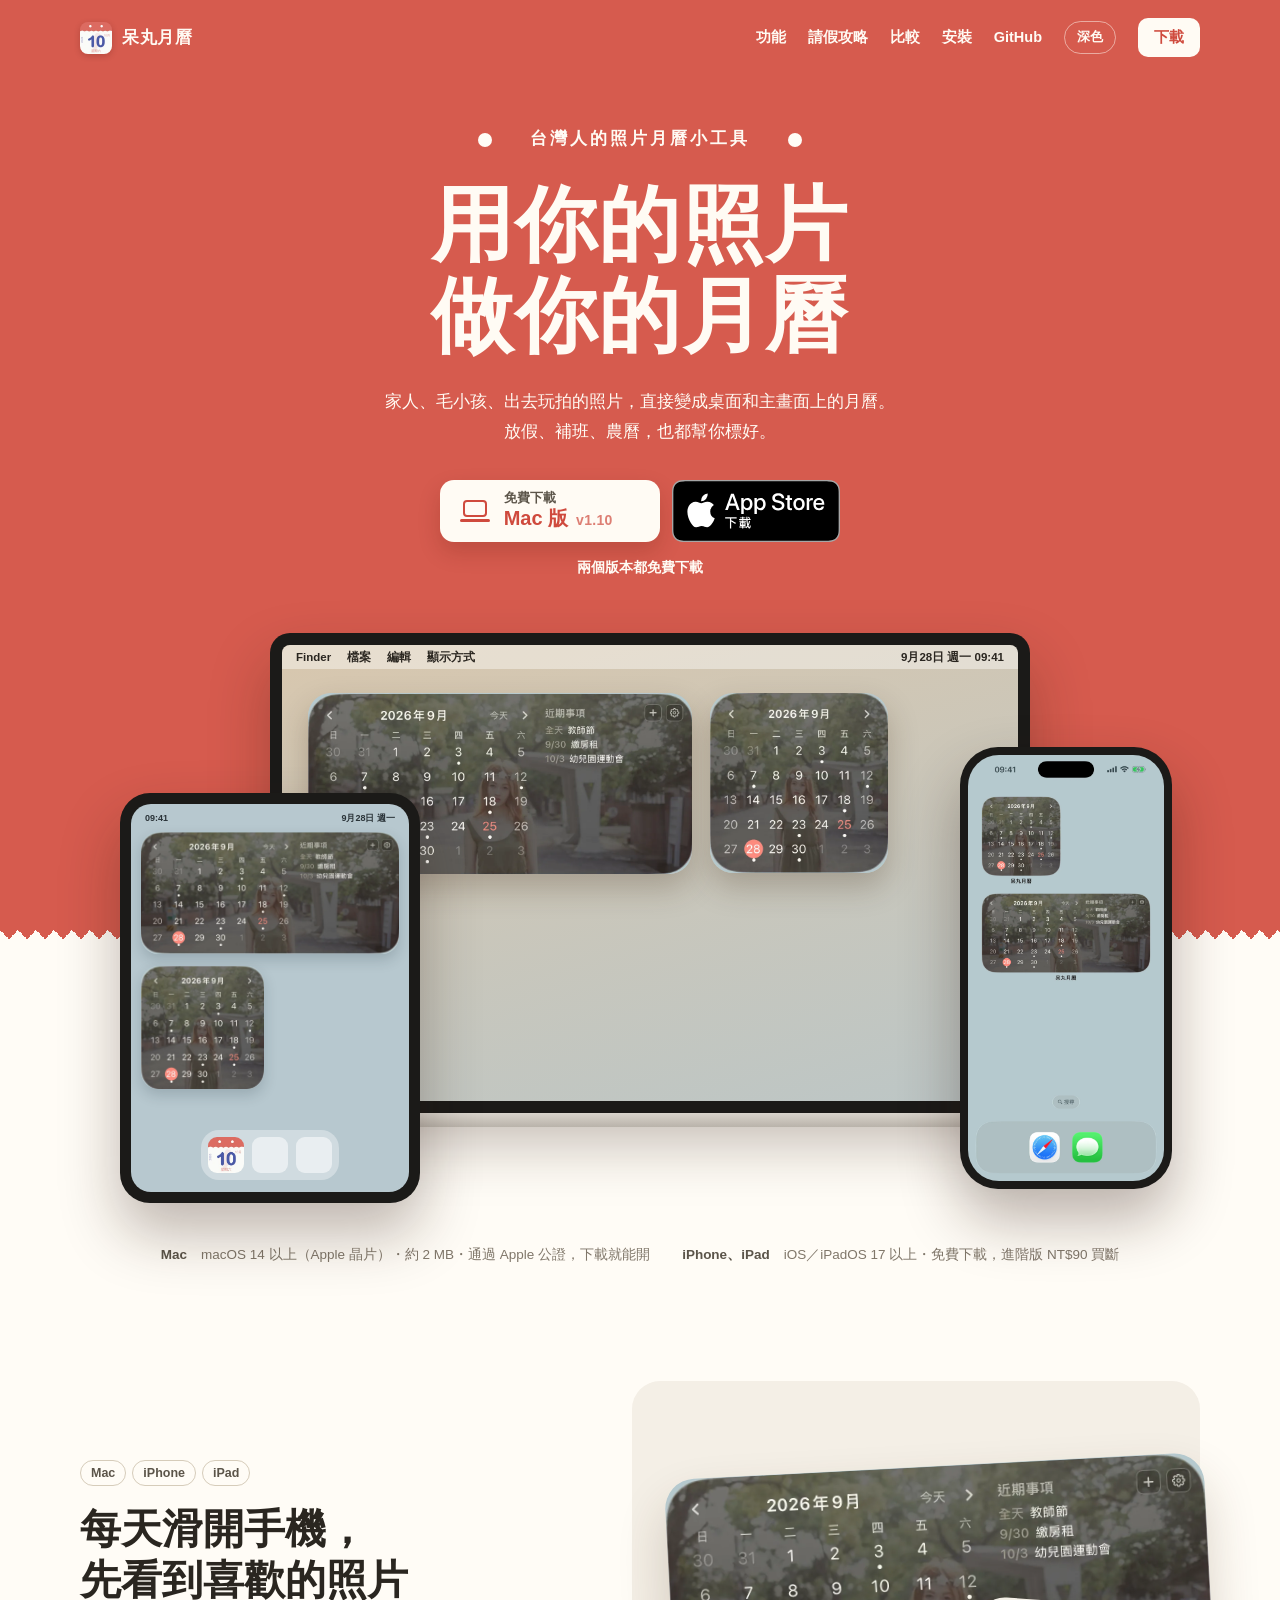
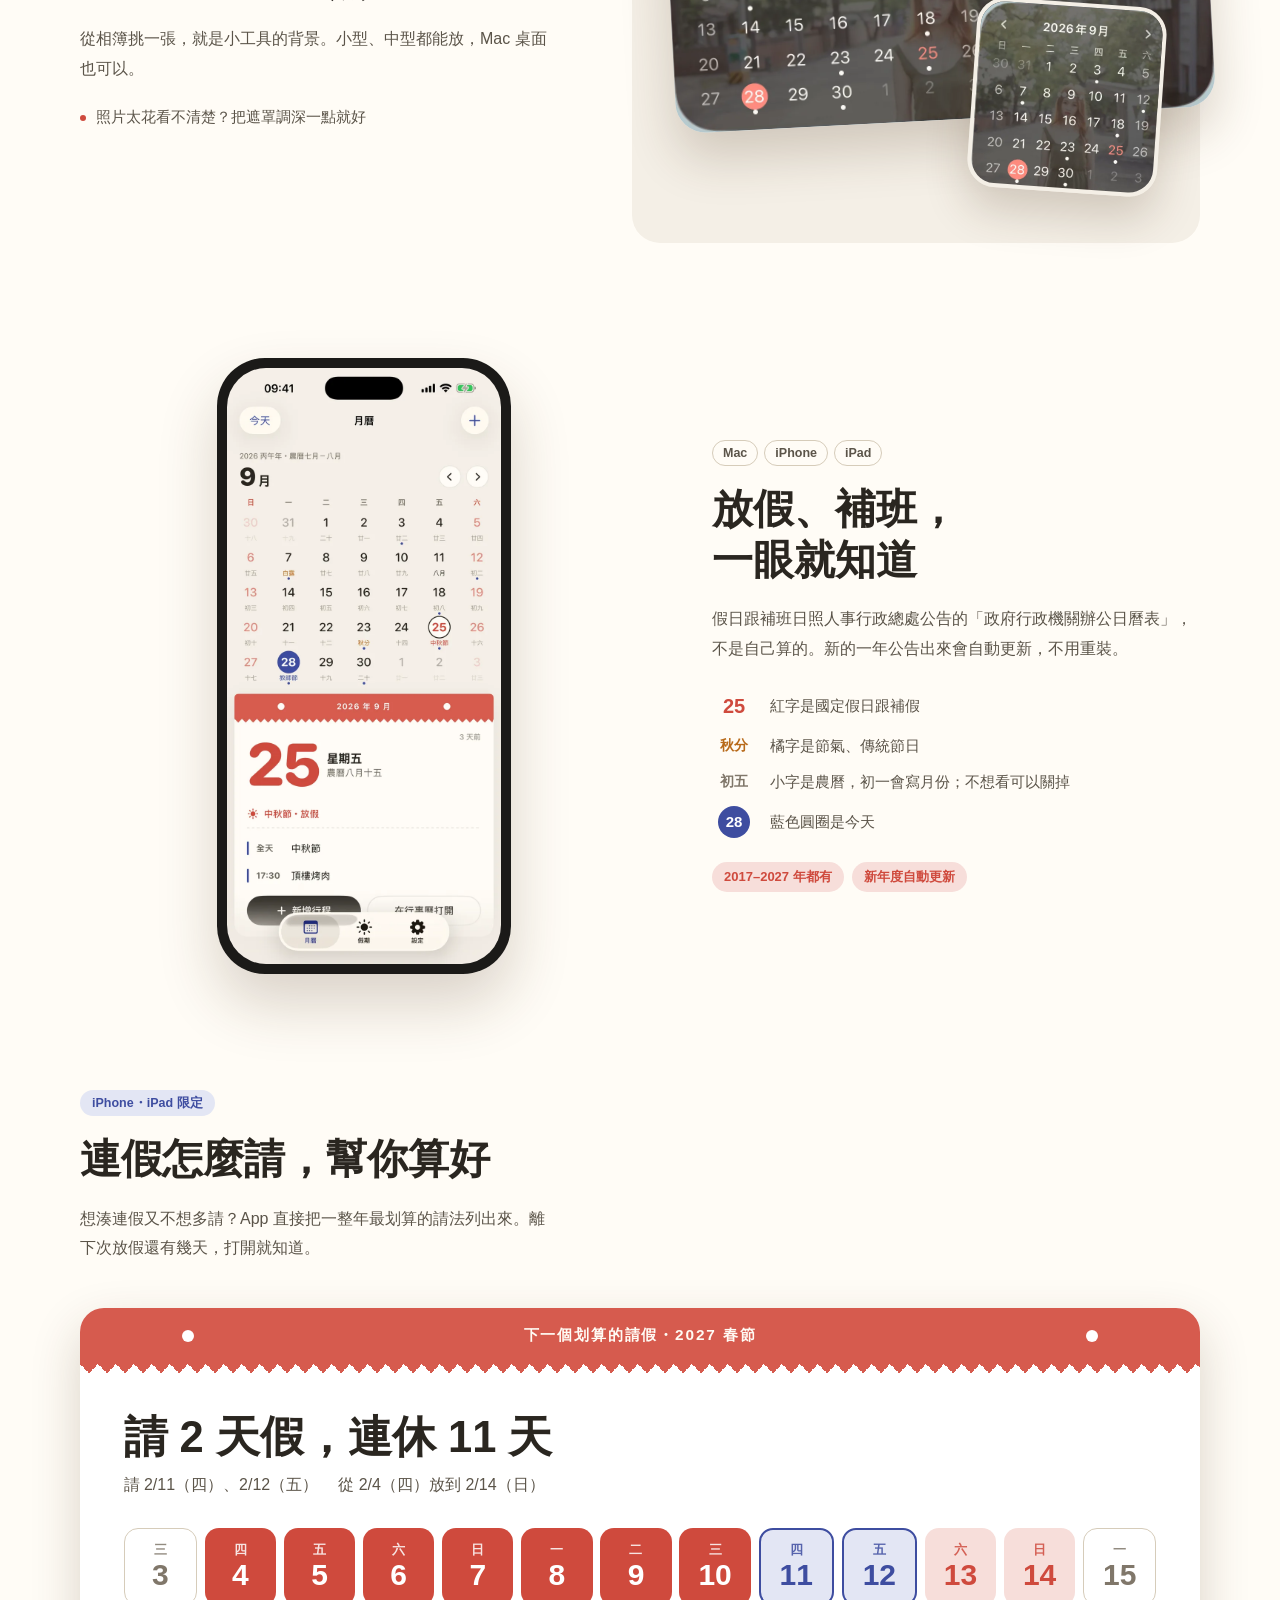
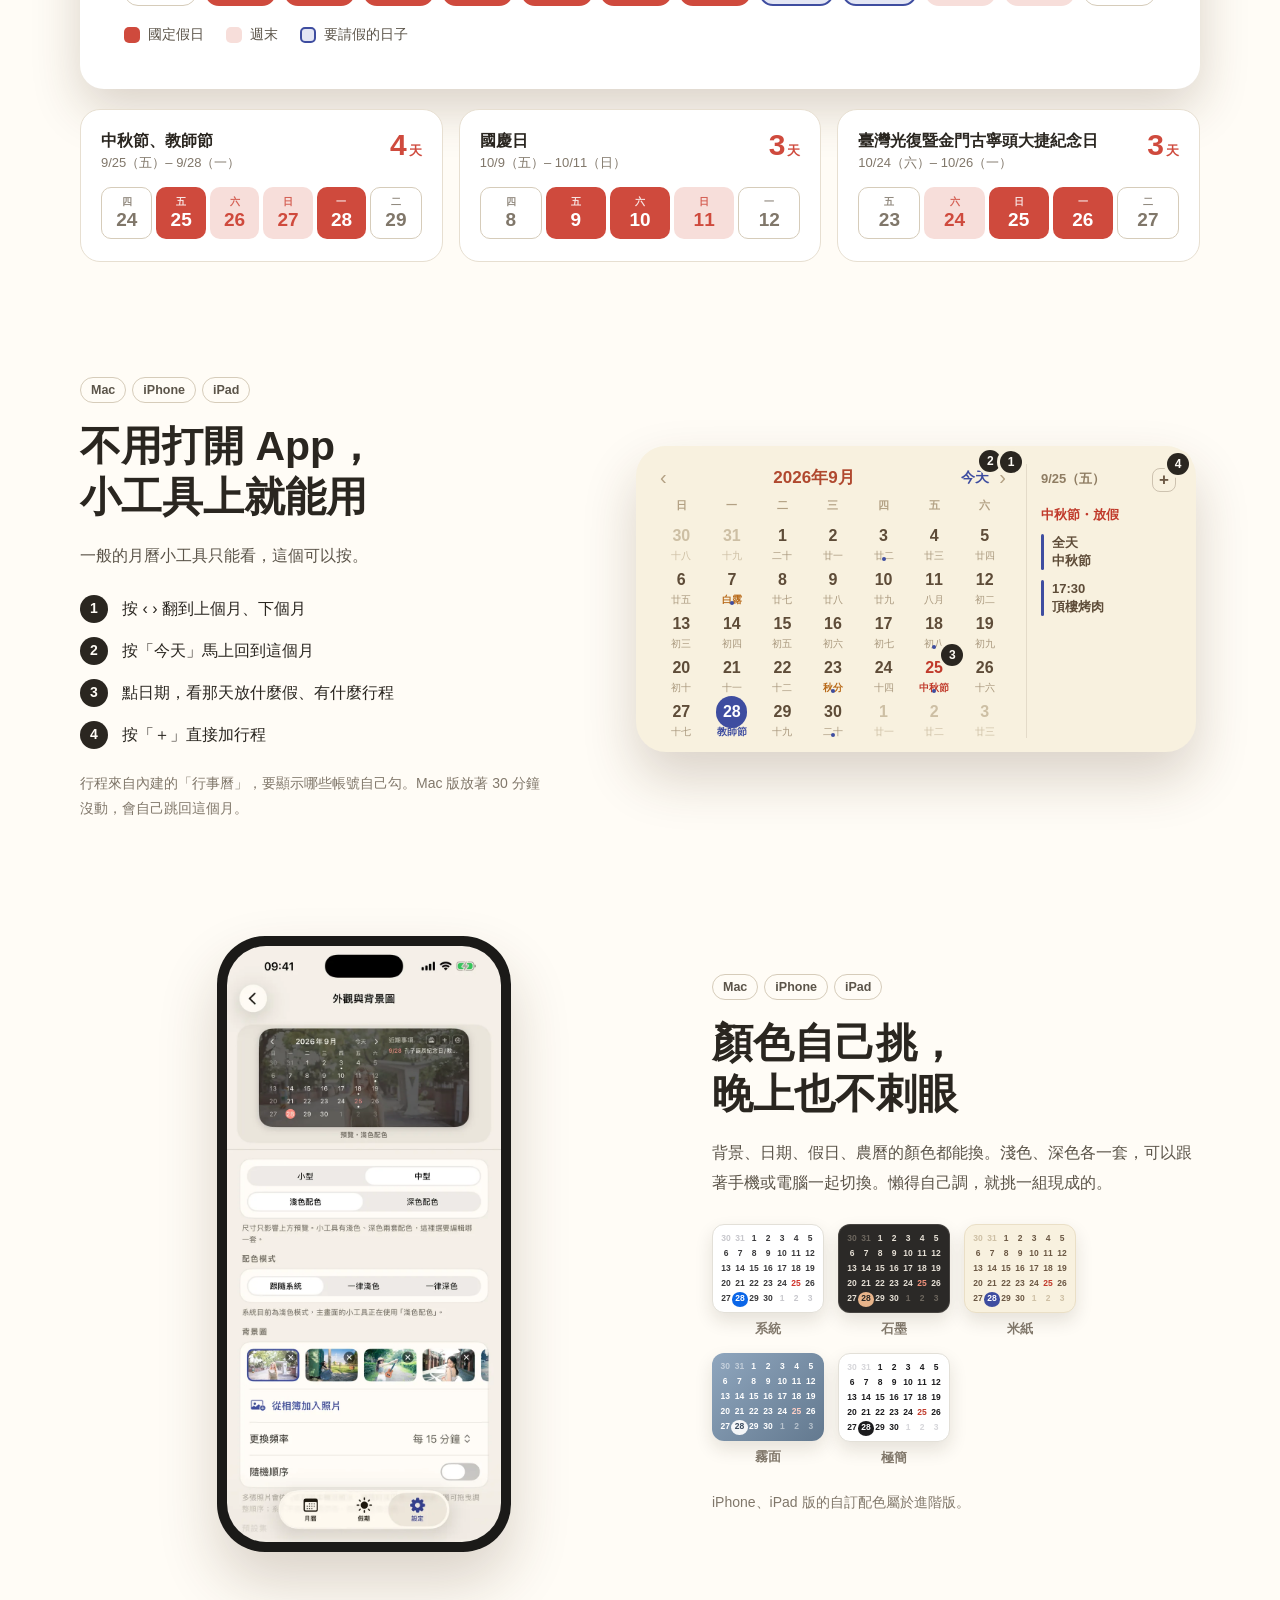
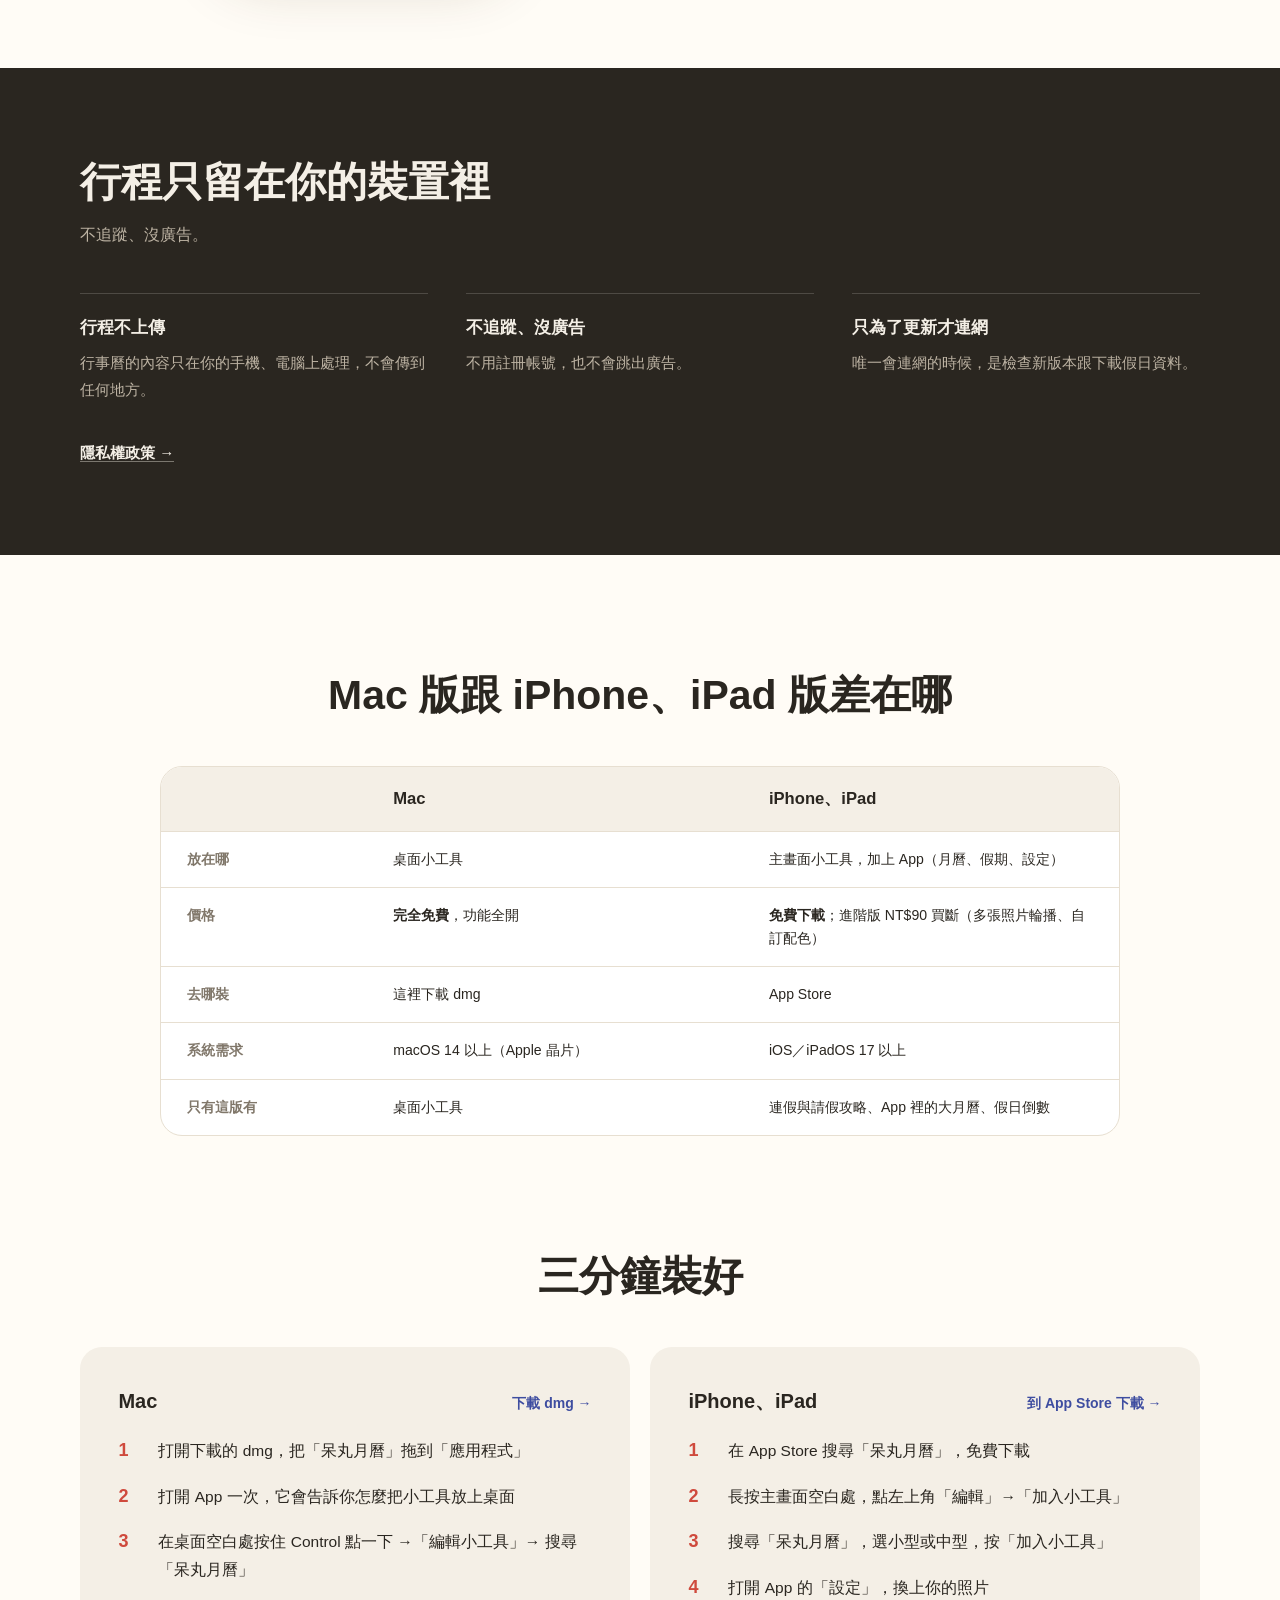
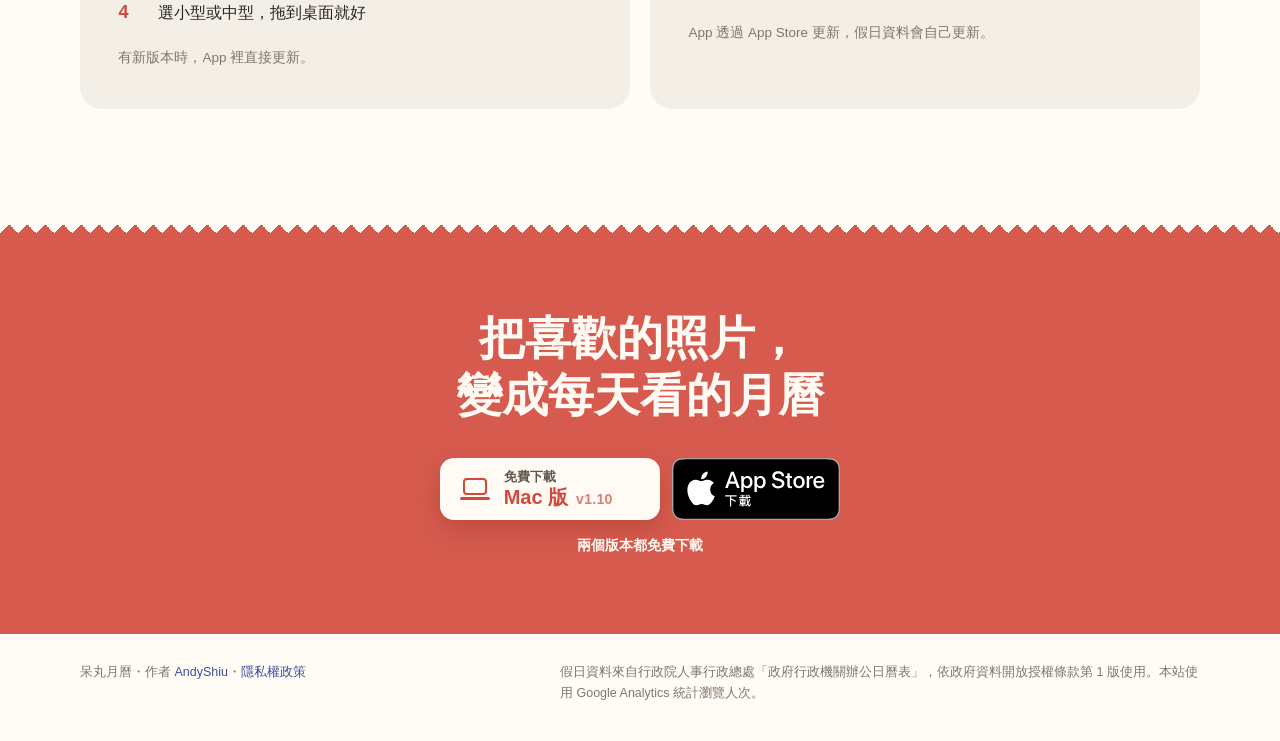
<file: index.html>
<!DOCTYPE html>
<html lang="zh-Hant-TW" data-appstore="soon">
<head>
<meta charset="utf-8">
<meta name="viewport" content="width=device-width, initial-scale=1">
<!-- Google Search Console 的所有權驗證。移除它會失去這個資源的權限。 -->
<meta name="google-site-verification" content="XE76q5gbGcL6Rp7oVSzj8KB869Sz7yccI2xBAh6XR0g">

<title>呆丸月曆 — 台灣人的照片月曆小工具（Mac、iPhone、iPad）</title>
<meta name="description" content="用你的照片做你的月曆。Mac、iPhone、iPad 都能用的月曆小工具，標好台灣國定假日、補班日與農曆，還會幫你算連假怎麼請最划算。假日資料取自人事行政總處公告的辦公日曆表。">
<meta name="keywords" content="照片月曆小工具, 月曆小工具, 台灣國定假日, 補班日, 農曆, 請假攻略, 連假, iPhone 小工具, macOS 桌面小工具, 辦公日曆表">
<link rel="canonical" href="https://taical.andyshiu.com/">
<meta name="robots" content="index, follow, max-image-preview:large">
<meta name="theme-color" content="#D65B4E">
<!-- Google 要求搜尋結果的圖示必須是 48px 的倍數；根目錄的 favicon.ico 給 Google 與舊瀏覽器 -->
<link rel="icon" href="/favicon.ico" sizes="any">
<link rel="icon" type="image/png" sizes="192x192" href="assets/icon-192.png">
<link rel="icon" type="image/png" sizes="96x96" href="assets/icon-96.png">
<link rel="icon" type="image/png" sizes="48x48" href="assets/icon-48.png">
<link rel="apple-touch-icon" href="assets/icon.png">
<link rel="stylesheet" href="styles.css?v=1790875700">

<!-- Google Analytics 4 -->
<script async src="https://www.googletagmanager.com/gtag/js?id=G-9WMRXBMDGN"></script>
<script>
  window.dataLayer = window.dataLayer || [];
  function gtag(){ dataLayer.push(arguments); }
  gtag('js', new Date());
  gtag('config', 'G-9WMRXBMDGN');
</script>

<script>
  /* 在樣式套用前就決定主題，避免載入時先閃一下另一種顏色。
     預設跟隨系統；使用者手動切換過才寫進 data-theme。 */
  try {
    var saved = localStorage.getItem('taical-theme');
    if (saved === 'dark' || saved === 'light') document.documentElement.dataset.theme = saved;
  } catch (e) { /* 私密瀏覽等情況下 localStorage 不可用，跟隨系統 */ }
  /* 手機、平板打開時 App Store 按鈕排在前面（寬度小的在 CSS 處理，這裡補上寬螢幕的 iPad） */
  if (/iPhone|iPad|iPod|Android/i.test(navigator.userAgent) ||
      (navigator.platform === 'MacIntel' && navigator.maxTouchPoints > 1)) {
    document.documentElement.classList.add('app-first');
  }
  /* 捲動動畫：在第一次繪製前就標記，內容才不會先閃出來再消失（細節見 site.js） */
  if (!matchMedia('(prefers-reduced-motion: reduce)').matches && 'IntersectionObserver' in window) {
    document.documentElement.classList.add('anim');
  }
</script>

<meta property="og:type" content="website">
<meta property="og:site_name" content="呆丸月曆">
<meta property="og:locale" content="zh_TW">
<meta property="og:url" content="https://taical.andyshiu.com/">
<meta property="og:title" content="呆丸月曆 — 用你的照片，做你的月曆">
<meta property="og:description" content="Mac、iPhone、iPad 都能用的照片月曆小工具。放假、補班、農曆都標好，連假怎麼請也幫你算好。">
<!-- 分享圖必須是絕對網址，相對路徑各家平台抓不到 -->
<meta property="og:image" content="https://taical.andyshiu.com/assets/og.png">
<meta property="og:image:width" content="1200">
<meta property="og:image:height" content="630">
<meta property="og:image:alt" content="用你的照片做你的月曆：照片背景的月曆小工具，下方一排可輪播的照片">
<meta name="twitter:card" content="summary_large_image">
<meta name="twitter:title" content="呆丸月曆 — 用你的照片，做你的月曆">
<meta name="twitter:description" content="Mac、iPhone、iPad 都能用的照片月曆小工具。放假、補班、農曆都標好。">
<meta name="twitter:image" content="https://taical.andyshiu.com/assets/og.png">

<!-- 結構化資料：讓搜尋結果能顯示應用程式的作業系統、價格與分類 -->
<script type="application/ld+json">
{
  "@context": "https://schema.org",
  "@type": "SoftwareApplication",
  "name": "呆丸月曆",
  "alternateName": "TaiCal",
  "applicationCategory": "UtilitiesApplication",
  "applicationSubCategory": "月曆小工具",
  "operatingSystem": "macOS 14.0 以上（Apple 晶片）、iOS 17 以上、iPadOS 17 以上",
  "url": "https://taical.andyshiu.com/",
  "downloadUrl": "https://github.com/AndyShiu/TaiCal-releases/releases/latest/download/TaiCal.dmg",
  "softwareVersion": "1.10",
  "inLanguage": "zh-Hant",
  "description": "Mac、iPhone、iPad 都能用的照片月曆小工具，標好台灣國定假日、補班日與農曆，並幫你算連假怎麼請最划算。假日資料取自行政院人事行政總處公告的辦公日曆表。",
  "image": "https://taical.andyshiu.com/assets/og.png",
  "offers": { "@type": "Offer", "price": "0", "priceCurrency": "TWD" },
  "author": { "@type": "Person", "name": "AndyShiu", "url": "https://github.com/AndyShiu" }
}
</script>
<!-- 站名：Google 只從首頁的 WebSite 資料讀站名 -->
<script type="application/ld+json">
{
  "@context": "https://schema.org",
  "@type": "WebSite",
  "name": "呆丸月曆",
  "alternateName": "TaiCal",
  "url": "https://taical.andyshiu.com/"
}
</script>
</head>
<body>

<header class="head">
  <nav class="nav wrap">
    <a class="brand" href="#"><img src="assets/v2/app-icon.webp" alt="" width="32" height="32"><span>呆丸月曆</span></a>
    <div class="nav-right">
      <a class="nav-link" href="#photo">功能</a>
      <a class="nav-link" href="#leave">請假攻略</a>
      <a class="nav-link" href="#compare">比較</a>
      <a class="nav-link" href="#install">安裝</a>
      <a class="nav-link" href="https://github.com/AndyShiu/TaiCal-releases">GitHub</a>
      <button class="theme-toggle" type="button" id="theme-toggle" aria-label="切換深淺色"><span class="when-light">深色</span><span class="when-dark">淺色</span></button>
      <a class="nav-download" href="#download">下載</a>
    </div>
  </nav>
  <div class="hero wrap">
    <div class="eyebrow"><span class="hole"></span><span>台灣人的照片月曆小工具</span><span class="hole"></span></div>
    <h1>用你的照片<br>做你的月曆</h1>
    <p class="hero-sub">家人、毛小孩、出去玩拍的照片，直接變成桌面和主畫面上的月曆。<br>放假、補班、農曆，也都幫你標好。</p>
    <div class="cta" id="download">
      <a class="btn-mac" href="https://github.com/AndyShiu/TaiCal-releases/releases/latest/download/TaiCal.dmg" data-track="download_mac_hero"><span class="ic-mac" aria-hidden="true"><span></span><span></span></span><span class="btn-text"><small>免費下載</small><b>Mac 版<span class="ver">v<span data-latest-version>1.10</span></span></b></span></a>
      <span class="btn-soon if-soon" role="link" aria-disabled="true" data-track="appstore_soon_hero"><span class="ic-phone" aria-hidden="true"><span><span></span></span></span><span class="btn-text"><small>App Store</small><b>即將推出</b></span></span>
      <a class="btn-appstore if-live" href="#" data-appstore-link data-track="appstore_hero"><img src="assets/v2/app-store-badge.svg" alt="在 App Store 下載" height="62" loading="lazy"></a>
    </div>
    <p class="cta-note if-soon">iPhone、iPad 版快好了，正在等 App Store 審核</p>
    <p class="cta-note if-live">兩個版本都免費下載</p>
  </div>
</header>

<div class="stage-band">
  <div class="stage-tear" aria-hidden="true"></div>
  <!-- 主視覺：Mac、iPad、iPhone 三台裝置，照片小工具都是從 iPhone 主畫面截圖裁出來的。
       舞台固定大小，寬度不夠時由 site.js 設定 --k 等比縮小。 -->
  <div class="stage stage-wide" aria-hidden="true">
    <div class="dev mac" style="left:190px;top:10px">
      <div class="mac-frame"><div class="mac-screen">
        <div class="mac-menubar"><span><b>Finder</b><span>檔案</span><span>編輯</span><span>顯示方式</span></span><span>9月28日 週一 09:41</span></div>
        <div class="mac-widgets">
          <div class="crop" style="width:384px;height:181px;border-radius:23px"><img src="assets/v2/00-home-widgets.webp" alt="" style="width:449px;left:-32.3px;top:-317px"></div>
          <div class="crop" style="width:178px;height:180px;border-radius:23px"><img src="assets/v2/00-home-widgets.webp" alt="" style="width:447.5px;left:-32.2px;top:-95.6px"></div>
        </div>
      </div></div>
      <div class="mac-base"></div>
    </div>
    <div class="dev ipad" style="left:40px;top:170px"><div class="ipad-frame"><div class="ipad-screen">
        <div class="ipad-status"><span>09:41</span><span>9月28日 週一</span></div>
        <div class="ipad-widgets">
          <div class="crop" style="width:258px;height:122px;border-radius:17px"><img src="assets/v2/00-home-widgets.webp" alt="" style="width:301.4px;left:-21.7px;top:-213px"></div>
          <div class="crop" style="width:123px;height:123px;border-radius:17px"><img src="assets/v2/00-home-widgets.webp" alt="" style="width:309.3px;left:-22.3px;top:-66.1px"></div>
        </div>
        <div class="ipad-dock"><img src="assets/v2/app-icon.webp" alt=""><span></span><span></span></div>
      </div></div></div>
    <div class="dev iphone" style="left:880px;top:124px"><div class="iphone-frame"><div class="iphone-screen"><img src="assets/v2/00-home-widgets.webp" alt="iPhone 主畫面上的照片月曆小工具"></div></div></div>
  </div>
  <div class="stage stage-narrow" aria-hidden="true">
    <div class="dev mac" style="left:26px;top:0;transform:scale(.405)">
      <div class="mac-frame"><div class="mac-screen">
        <div class="mac-menubar"><span><b>Finder</b><span>檔案</span><span>編輯</span><span>顯示方式</span></span><span>9月28日 週一 09:41</span></div>
        <div class="mac-widgets">
          <div class="crop" style="width:384px;height:181px;border-radius:23px"><img src="assets/v2/00-home-widgets.webp" alt="" style="width:449px;left:-32.3px;top:-317px"></div>
          <div class="crop" style="width:178px;height:180px;border-radius:23px"><img src="assets/v2/00-home-widgets.webp" alt="" style="width:447.5px;left:-32.2px;top:-95.6px"></div>
        </div>
      </div></div>
      <div class="mac-base"></div>
    </div>
    <div class="dev ipad" style="left:4px;top:150px;transform:scale(.5)"><div class="ipad-frame"><div class="ipad-screen">
        <div class="ipad-status"><span>09:41</span><span>9月28日 週一</span></div>
        <div class="ipad-widgets">
          <div class="crop" style="width:258px;height:122px;border-radius:17px"><img src="assets/v2/00-home-widgets.webp" alt="" style="width:301.4px;left:-21.7px;top:-213px"></div>
          <div class="crop" style="width:123px;height:123px;border-radius:17px"><img src="assets/v2/00-home-widgets.webp" alt="" style="width:309.3px;left:-22.3px;top:-66.1px"></div>
        </div>
        <div class="ipad-dock"><img src="assets/v2/app-icon.webp" alt=""><span></span><span></span></div>
      </div></div></div>
    <div class="dev iphone" style="left:214px;top:104px;transform:scale(.66)"><div class="iphone-frame"><div class="iphone-screen"><img src="assets/v2/00-home-widgets.webp" alt="iPhone 主畫面上的照片月曆小工具"></div></div></div>
  </div>
</div>
<div class="specs">
  <span><b>Mac</b>　macOS 14 以上（Apple 晶片）・約 2 MB・通過 Apple 公證，下載就能開</span>
  <span><b>iPhone、iPad</b>　iOS／iPadOS 17 以上・免費下載，進階版 NT$90 買斷</span>
</div>

<main>

<section id="photo" class="section">
  <div class="wrap feature">
    <div class="feature-text">
      <div class="tags"><span>Mac</span><span>iPhone</span><span>iPad</span></div>
      <h2>每天滑開手機，<br>先看到喜歡的照片</h2>
      <p class="lead">從相簿挑一張，就是小工具的背景。小型、中型都能放，Mac 桌面也可以。</p>
      <ul class="dots">
        <li>照片太花看不清楚？把遮罩調深一點就好</li>
        <li>iPhone、iPad 進階版可以放好幾張照片，每隔一段時間換一張</li>
      </ul>
    </div>
    <div class="feature-art photo-art">
      <div class="photo-comp scale-vis">
        <div class="crop photo-med"><img src="assets/v2/00-home-widgets.webp" alt="照片月曆小工具（中型）" style="width:630.8px;left:-45.4px;top:-445.9px"></div>
        <div class="crop photo-small"><img src="assets/v2/00-home-widgets.webp" alt="照片月曆小工具（小型）" style="width:477.7px;left:-34.4px;top:-102.1px"></div>
      </div>
    </div>
  </div>
</section>

<section id="features" class="section">
  <div class="wrap feature reverse">
    <div class="feature-text">
      <div class="tags"><span>Mac</span><span>iPhone</span><span>iPad</span></div>
      <h2>放假、補班，<br>一眼就知道</h2>
      <p class="lead">假日跟補班日照人事行政總處公告的「政府行政機關辦公日曆表」，不是自己算的。新的一年公告出來會自動更新，不用重裝。</p>
      <div class="legend">
        <span class="lg-num">25</span><span>紅字是國定假日跟補假</span>
        <span class="lg-term">秋分</span><span>橘字是節氣、傳統節日</span>
        <span class="lg-lunar">初五</span><span>小字是農曆，初一會寫月份；不想看可以關掉</span>
        <span class="lg-today">28</span><span>藍色圓圈是今天</span>
      </div>
      <div class="pills"><span>2017–2027 年都有</span><span>新年度自動更新</span></div>
    </div>
    <div class="feature-art">
      <div class="phone"><div class="phone-screen"><img src="assets/v2/01-calendar.webp" alt="App 裡的大月曆，標好假日、節氣與農曆" loading="lazy"></div></div>
    </div>
  </div>
</section>

<section id="leave" class="section">
  <div class="wrap">
    <div class="leave-intro">
      <span class="tag-ind">iPhone・iPad 限定</span>
      <h2>連假怎麼請，幫你算好</h2>
      <p class="lead">想湊連假又不想多請？App 直接把一整年最划算的請法列出來。離下次放假還有幾天，打開就知道。</p>
    </div>
    <div class="leave-card">
      <div class="leave-head"><span class="hole"></span><span>下一個划算的請假・2027 春節</span><span class="hole"></span></div>
      <div class="tear"></div>
      <div class="leave-body">
        <div class="leave-title">請 2 天假，連休 11 天</div>
        <div class="leave-sub"><span>請 2/11（四）、2/12（五）</span><span>從 2/4（四）放到 2/14（日）</span></div>
        <div class="strip strip-big"><div class="cell p" title="3 日（三）一般"><span class="wd">三</span><span>3</span></div><div class="cell h" title="4 日（四）國定假日"><span class="wd">四</span><span>4</span></div><div class="cell h" title="5 日（五）國定假日"><span class="wd">五</span><span>5</span></div><div class="cell h" title="6 日（六）國定假日"><span class="wd">六</span><span>6</span></div><div class="cell h" title="7 日（日）國定假日"><span class="wd">日</span><span>7</span></div><div class="cell h" title="8 日（一）國定假日"><span class="wd">一</span><span>8</span></div><div class="cell h" title="9 日（二）國定假日"><span class="wd">二</span><span>9</span></div><div class="cell h" title="10 日（三）國定假日"><span class="wd">三</span><span>10</span></div><div class="cell l" title="11 日（四）要請假"><span class="wd">四</span><span>11</span></div><div class="cell l" title="12 日（五）要請假"><span class="wd">五</span><span>12</span></div><div class="cell w" title="13 日（六）週末"><span class="wd">六</span><span>13</span></div><div class="cell w" title="14 日（日）週末"><span class="wd">日</span><span>14</span></div><div class="cell p" title="15 日（一）一般"><span class="wd">一</span><span>15</span></div></div>
        <div class="strip-legend">
          <span><i class="sw h"></i>國定假日</span>
          <span><i class="sw w"></i>週末</span>
          <span><i class="sw l"></i>要請假的日子</span>
        </div>
      </div>
    </div>
    <div class="breaks"><div class="break-card"><div class="break-head"><div class="break-name"><div>中秋節、教師節</div><div class="break-range">9/25（五）– 9/28（一）</div></div><div class="break-days">4<span>天</span></div></div><div class="strip strip-sm"><div class="cell p" title="24 日（四）一般"><span class="wd">四</span><span>24</span></div><div class="cell h" title="25 日（五）國定假日"><span class="wd">五</span><span>25</span></div><div class="cell w" title="26 日（六）週末"><span class="wd">六</span><span>26</span></div><div class="cell w" title="27 日（日）週末"><span class="wd">日</span><span>27</span></div><div class="cell h" title="28 日（一）國定假日"><span class="wd">一</span><span>28</span></div><div class="cell p" title="29 日（二）一般"><span class="wd">二</span><span>29</span></div></div></div><div class="break-card"><div class="break-head"><div class="break-name"><div>國慶日</div><div class="break-range">10/9（五）– 10/11（日）</div></div><div class="break-days">3<span>天</span></div></div><div class="strip strip-sm"><div class="cell p" title="8 日（四）一般"><span class="wd">四</span><span>8</span></div><div class="cell h" title="9 日（五）國定假日"><span class="wd">五</span><span>9</span></div><div class="cell h" title="10 日（六）國定假日"><span class="wd">六</span><span>10</span></div><div class="cell w" title="11 日（日）週末"><span class="wd">日</span><span>11</span></div><div class="cell p" title="12 日（一）一般"><span class="wd">一</span><span>12</span></div></div></div><div class="break-card"><div class="break-head"><div class="break-name"><div>臺灣光復暨金門古寧頭大捷紀念日</div><div class="break-range">10/24（六）– 10/26（一）</div></div><div class="break-days">3<span>天</span></div></div><div class="strip strip-sm"><div class="cell p" title="23 日（五）一般"><span class="wd">五</span><span>23</span></div><div class="cell w" title="24 日（六）週末"><span class="wd">六</span><span>24</span></div><div class="cell h" title="25 日（日）國定假日"><span class="wd">日</span><span>25</span></div><div class="cell h" title="26 日（一）國定假日"><span class="wd">一</span><span>26</span></div><div class="cell p" title="27 日（二）一般"><span class="wd">二</span><span>27</span></div></div></div></div>
  </div>
</section>

<section class="section">
  <div class="wrap feature">
    <div class="feature-text">
      <div class="tags"><span>Mac</span><span>iPhone</span><span>iPad</span></div>
      <h2>不用打開 App，<br>小工具上就能用</h2>
      <p class="lead">一般的月曆小工具只能看，這個可以按。</p>
      <ol class="steps-dark">
        <li>按 ‹ › 翻到上個月、下個月</li>
        <li>按「今天」馬上回到這個月</li>
        <li>點日期，看那天放什麼假、有什麼行程</li>
        <li>按「＋」直接加行程</li>
      </ol>
      <p class="note">行程來自內建的「行事曆」，要顯示哪些帳號自己勾。Mac 版放著 30 分鐘沒動，會自己跳回這個月。</p>
    </div>
    <div class="feature-art">
      <div class="scale-vis">
        <div class="demo-widget" role="img" aria-label="米紙配色的中型小工具：2026 年 9 月，選到 9/25 中秋節">
          <div class="demo-cal">
            <div class="demo-top"><span class="demo-arrow">‹</span><span class="demo-month">2026年9月</span><span class="demo-today">今天<span class="badge" style="top:-16px;right:-12px">2</span></span><span class="demo-arrow" style="position:relative">›<span class="badge" style="top:-16px;right:-16px">1</span></span></div>
            <div class="demo-wd"><span>日</span><span>一</span><span>二</span><span>三</span><span>四</span><span>五</span><span>六</span></div>
            <div class="demo-grid"><div style="position:relative;display:flex;flex-direction:column;align-items:center;justify-content:center;height:44px"><span style="width:31.2px;height:31.2px;border-radius:50%;display:flex;align-items:center;justify-content:center;font-size:16px;font-weight:700;font-family:var(--round);font-variant-numeric:tabular-nums;background:transparent;color:#CDBFA4">30</span><span style="font-size:9.5px;line-height:1;margin-top:-1px;font-weight:500;white-space:nowrap;color:#CDBFA4">十八</span></div><div style="position:relative;display:flex;flex-direction:column;align-items:center;justify-content:center;height:44px"><span style="width:31.2px;height:31.2px;border-radius:50%;display:flex;align-items:center;justify-content:center;font-size:16px;font-weight:700;font-family:var(--round);font-variant-numeric:tabular-nums;background:transparent;color:#CDBFA4">31</span><span style="font-size:9.5px;line-height:1;margin-top:-1px;font-weight:500;white-space:nowrap;color:#CDBFA4">十九</span></div><div style="position:relative;display:flex;flex-direction:column;align-items:center;justify-content:center;height:44px"><span style="width:31.2px;height:31.2px;border-radius:50%;display:flex;align-items:center;justify-content:center;font-size:16px;font-weight:700;font-family:var(--round);font-variant-numeric:tabular-nums;background:transparent;color:#5E4C38">1</span><span style="font-size:9.5px;line-height:1;margin-top:-1px;font-weight:500;white-space:nowrap;color:#A8977C">二十</span></div><div style="position:relative;display:flex;flex-direction:column;align-items:center;justify-content:center;height:44px"><span style="width:31.2px;height:31.2px;border-radius:50%;display:flex;align-items:center;justify-content:center;font-size:16px;font-weight:700;font-family:var(--round);font-variant-numeric:tabular-nums;background:transparent;color:#5E4C38">2</span><span style="font-size:9.5px;line-height:1;margin-top:-1px;font-weight:500;white-space:nowrap;color:#A8977C">廿一</span></div><div style="position:relative;display:flex;flex-direction:column;align-items:center;justify-content:center;height:44px"><span style="width:31.2px;height:31.2px;border-radius:50%;display:flex;align-items:center;justify-content:center;font-size:16px;font-weight:700;font-family:var(--round);font-variant-numeric:tabular-nums;background:transparent;color:#5E4C38">3</span><span style="font-size:9.5px;line-height:1;margin-top:-1px;font-weight:500;white-space:nowrap;color:#A8977C">廿二</span><span style="position:absolute;bottom:1px;left:50%;margin-left:-2px;width:4px;height:4px;border-radius:50%;background:#3E4DA0"></span></div><div style="position:relative;display:flex;flex-direction:column;align-items:center;justify-content:center;height:44px"><span style="width:31.2px;height:31.2px;border-radius:50%;display:flex;align-items:center;justify-content:center;font-size:16px;font-weight:700;font-family:var(--round);font-variant-numeric:tabular-nums;background:transparent;color:#5E4C38">4</span><span style="font-size:9.5px;line-height:1;margin-top:-1px;font-weight:500;white-space:nowrap;color:#A8977C">廿三</span></div><div style="position:relative;display:flex;flex-direction:column;align-items:center;justify-content:center;height:44px"><span style="width:31.2px;height:31.2px;border-radius:50%;display:flex;align-items:center;justify-content:center;font-size:16px;font-weight:700;font-family:var(--round);font-variant-numeric:tabular-nums;background:transparent;color:#5E4C38">5</span><span style="font-size:9.5px;line-height:1;margin-top:-1px;font-weight:500;white-space:nowrap;color:#A8977C">廿四</span></div><div style="position:relative;display:flex;flex-direction:column;align-items:center;justify-content:center;height:44px"><span style="width:31.2px;height:31.2px;border-radius:50%;display:flex;align-items:center;justify-content:center;font-size:16px;font-weight:700;font-family:var(--round);font-variant-numeric:tabular-nums;background:transparent;color:#5E4C38">6</span><span style="font-size:9.5px;line-height:1;margin-top:-1px;font-weight:500;white-space:nowrap;color:#A8977C">廿五</span></div><div style="position:relative;display:flex;flex-direction:column;align-items:center;justify-content:center;height:44px"><span style="width:31.2px;height:31.2px;border-radius:50%;display:flex;align-items:center;justify-content:center;font-size:16px;font-weight:700;font-family:var(--round);font-variant-numeric:tabular-nums;background:transparent;color:#5E4C38">7</span><span style="font-size:9.5px;line-height:1;margin-top:-1px;font-weight:700;white-space:nowrap;color:#B86A1A">白露</span><span style="position:absolute;bottom:1px;left:50%;margin-left:-2px;width:4px;height:4px;border-radius:50%;background:#3E4DA0"></span></div><div style="position:relative;display:flex;flex-direction:column;align-items:center;justify-content:center;height:44px"><span style="width:31.2px;height:31.2px;border-radius:50%;display:flex;align-items:center;justify-content:center;font-size:16px;font-weight:700;font-family:var(--round);font-variant-numeric:tabular-nums;background:transparent;color:#5E4C38">8</span><span style="font-size:9.5px;line-height:1;margin-top:-1px;font-weight:500;white-space:nowrap;color:#A8977C">廿七</span></div><div style="position:relative;display:flex;flex-direction:column;align-items:center;justify-content:center;height:44px"><span style="width:31.2px;height:31.2px;border-radius:50%;display:flex;align-items:center;justify-content:center;font-size:16px;font-weight:700;font-family:var(--round);font-variant-numeric:tabular-nums;background:transparent;color:#5E4C38">9</span><span style="font-size:9.5px;line-height:1;margin-top:-1px;font-weight:500;white-space:nowrap;color:#A8977C">廿八</span></div><div style="position:relative;display:flex;flex-direction:column;align-items:center;justify-content:center;height:44px"><span style="width:31.2px;height:31.2px;border-radius:50%;display:flex;align-items:center;justify-content:center;font-size:16px;font-weight:700;font-family:var(--round);font-variant-numeric:tabular-nums;background:transparent;color:#5E4C38">10</span><span style="font-size:9.5px;line-height:1;margin-top:-1px;font-weight:500;white-space:nowrap;color:#A8977C">廿九</span></div><div style="position:relative;display:flex;flex-direction:column;align-items:center;justify-content:center;height:44px"><span style="width:31.2px;height:31.2px;border-radius:50%;display:flex;align-items:center;justify-content:center;font-size:16px;font-weight:700;font-family:var(--round);font-variant-numeric:tabular-nums;background:transparent;color:#5E4C38">11</span><span style="font-size:9.5px;line-height:1;margin-top:-1px;font-weight:500;white-space:nowrap;color:#A8977C">八月</span></div><div style="position:relative;display:flex;flex-direction:column;align-items:center;justify-content:center;height:44px"><span style="width:31.2px;height:31.2px;border-radius:50%;display:flex;align-items:center;justify-content:center;font-size:16px;font-weight:700;font-family:var(--round);font-variant-numeric:tabular-nums;background:transparent;color:#5E4C38">12</span><span style="font-size:9.5px;line-height:1;margin-top:-1px;font-weight:500;white-space:nowrap;color:#A8977C">初二</span></div><div style="position:relative;display:flex;flex-direction:column;align-items:center;justify-content:center;height:44px"><span style="width:31.2px;height:31.2px;border-radius:50%;display:flex;align-items:center;justify-content:center;font-size:16px;font-weight:700;font-family:var(--round);font-variant-numeric:tabular-nums;background:transparent;color:#5E4C38">13</span><span style="font-size:9.5px;line-height:1;margin-top:-1px;font-weight:500;white-space:nowrap;color:#A8977C">初三</span></div><div style="position:relative;display:flex;flex-direction:column;align-items:center;justify-content:center;height:44px"><span style="width:31.2px;height:31.2px;border-radius:50%;display:flex;align-items:center;justify-content:center;font-size:16px;font-weight:700;font-family:var(--round);font-variant-numeric:tabular-nums;background:transparent;color:#5E4C38">14</span><span style="font-size:9.5px;line-height:1;margin-top:-1px;font-weight:500;white-space:nowrap;color:#A8977C">初四</span></div><div style="position:relative;display:flex;flex-direction:column;align-items:center;justify-content:center;height:44px"><span style="width:31.2px;height:31.2px;border-radius:50%;display:flex;align-items:center;justify-content:center;font-size:16px;font-weight:700;font-family:var(--round);font-variant-numeric:tabular-nums;background:transparent;color:#5E4C38">15</span><span style="font-size:9.5px;line-height:1;margin-top:-1px;font-weight:500;white-space:nowrap;color:#A8977C">初五</span></div><div style="position:relative;display:flex;flex-direction:column;align-items:center;justify-content:center;height:44px"><span style="width:31.2px;height:31.2px;border-radius:50%;display:flex;align-items:center;justify-content:center;font-size:16px;font-weight:700;font-family:var(--round);font-variant-numeric:tabular-nums;background:transparent;color:#5E4C38">16</span><span style="font-size:9.5px;line-height:1;margin-top:-1px;font-weight:500;white-space:nowrap;color:#A8977C">初六</span></div><div style="position:relative;display:flex;flex-direction:column;align-items:center;justify-content:center;height:44px"><span style="width:31.2px;height:31.2px;border-radius:50%;display:flex;align-items:center;justify-content:center;font-size:16px;font-weight:700;font-family:var(--round);font-variant-numeric:tabular-nums;background:transparent;color:#5E4C38">17</span><span style="font-size:9.5px;line-height:1;margin-top:-1px;font-weight:500;white-space:nowrap;color:#A8977C">初七</span></div><div style="position:relative;display:flex;flex-direction:column;align-items:center;justify-content:center;height:44px"><span style="width:31.2px;height:31.2px;border-radius:50%;display:flex;align-items:center;justify-content:center;font-size:16px;font-weight:700;font-family:var(--round);font-variant-numeric:tabular-nums;background:transparent;color:#5E4C38">18</span><span style="font-size:9.5px;line-height:1;margin-top:-1px;font-weight:500;white-space:nowrap;color:#A8977C">初八</span><span style="position:absolute;bottom:1px;left:50%;margin-left:-2px;width:4px;height:4px;border-radius:50%;background:#3E4DA0"></span></div><div style="position:relative;display:flex;flex-direction:column;align-items:center;justify-content:center;height:44px"><span style="width:31.2px;height:31.2px;border-radius:50%;display:flex;align-items:center;justify-content:center;font-size:16px;font-weight:700;font-family:var(--round);font-variant-numeric:tabular-nums;background:transparent;color:#5E4C38">19</span><span style="font-size:9.5px;line-height:1;margin-top:-1px;font-weight:500;white-space:nowrap;color:#A8977C">初九</span></div><div style="position:relative;display:flex;flex-direction:column;align-items:center;justify-content:center;height:44px"><span style="width:31.2px;height:31.2px;border-radius:50%;display:flex;align-items:center;justify-content:center;font-size:16px;font-weight:700;font-family:var(--round);font-variant-numeric:tabular-nums;background:transparent;color:#5E4C38">20</span><span style="font-size:9.5px;line-height:1;margin-top:-1px;font-weight:500;white-space:nowrap;color:#A8977C">初十</span></div><div style="position:relative;display:flex;flex-direction:column;align-items:center;justify-content:center;height:44px"><span style="width:31.2px;height:31.2px;border-radius:50%;display:flex;align-items:center;justify-content:center;font-size:16px;font-weight:700;font-family:var(--round);font-variant-numeric:tabular-nums;background:transparent;color:#5E4C38">21</span><span style="font-size:9.5px;line-height:1;margin-top:-1px;font-weight:500;white-space:nowrap;color:#A8977C">十一</span></div><div style="position:relative;display:flex;flex-direction:column;align-items:center;justify-content:center;height:44px"><span style="width:31.2px;height:31.2px;border-radius:50%;display:flex;align-items:center;justify-content:center;font-size:16px;font-weight:700;font-family:var(--round);font-variant-numeric:tabular-nums;background:transparent;color:#5E4C38">22</span><span style="font-size:9.5px;line-height:1;margin-top:-1px;font-weight:500;white-space:nowrap;color:#A8977C">十二</span></div><div style="position:relative;display:flex;flex-direction:column;align-items:center;justify-content:center;height:44px"><span style="width:31.2px;height:31.2px;border-radius:50%;display:flex;align-items:center;justify-content:center;font-size:16px;font-weight:700;font-family:var(--round);font-variant-numeric:tabular-nums;background:transparent;color:#5E4C38">23</span><span style="font-size:9.5px;line-height:1;margin-top:-1px;font-weight:700;white-space:nowrap;color:#B86A1A">秋分</span><span style="position:absolute;bottom:1px;left:50%;margin-left:-2px;width:4px;height:4px;border-radius:50%;background:#3E4DA0"></span></div><div style="position:relative;display:flex;flex-direction:column;align-items:center;justify-content:center;height:44px"><span style="width:31.2px;height:31.2px;border-radius:50%;display:flex;align-items:center;justify-content:center;font-size:16px;font-weight:700;font-family:var(--round);font-variant-numeric:tabular-nums;background:transparent;color:#5E4C38">24</span><span style="font-size:9.5px;line-height:1;margin-top:-1px;font-weight:500;white-space:nowrap;color:#A8977C">十四</span></div><div style="position:relative;display:flex;flex-direction:column;align-items:center;justify-content:center;height:44px"><span style="width:31.2px;height:31.2px;border-radius:50%;display:flex;align-items:center;justify-content:center;font-size:16px;font-weight:700;font-family:var(--round);font-variant-numeric:tabular-nums;background:transparent;color:#C03A2B">25</span><span style="font-size:9.5px;line-height:1;margin-top:-1px;font-weight:700;white-space:nowrap;color:#C03A2B">中秋節</span><span style="position:absolute;bottom:1px;left:50%;margin-left:-2px;width:4px;height:4px;border-radius:50%;background:#3E4DA0"></span><span class="badge" style="top:-6px;right:-4px;z-index:1">3</span></div><div style="position:relative;display:flex;flex-direction:column;align-items:center;justify-content:center;height:44px"><span style="width:31.2px;height:31.2px;border-radius:50%;display:flex;align-items:center;justify-content:center;font-size:16px;font-weight:700;font-family:var(--round);font-variant-numeric:tabular-nums;background:transparent;color:#5E4C38">26</span><span style="font-size:9.5px;line-height:1;margin-top:-1px;font-weight:500;white-space:nowrap;color:#A8977C">十六</span></div><div style="position:relative;display:flex;flex-direction:column;align-items:center;justify-content:center;height:44px"><span style="width:31.2px;height:31.2px;border-radius:50%;display:flex;align-items:center;justify-content:center;font-size:16px;font-weight:700;font-family:var(--round);font-variant-numeric:tabular-nums;background:transparent;color:#5E4C38">27</span><span style="font-size:9.5px;line-height:1;margin-top:-1px;font-weight:500;white-space:nowrap;color:#A8977C">十七</span></div><div style="position:relative;display:flex;flex-direction:column;align-items:center;justify-content:center;height:44px"><span style="width:31.2px;height:31.2px;border-radius:50%;display:flex;align-items:center;justify-content:center;font-size:16px;font-weight:700;font-family:var(--round);font-variant-numeric:tabular-nums;background:#3E4DA0;color:#FFFFFF">28</span><span style="font-size:9.5px;line-height:1;margin-top:-1px;font-weight:700;white-space:nowrap;color:#3E4DA0">教師節</span></div><div style="position:relative;display:flex;flex-direction:column;align-items:center;justify-content:center;height:44px"><span style="width:31.2px;height:31.2px;border-radius:50%;display:flex;align-items:center;justify-content:center;font-size:16px;font-weight:700;font-family:var(--round);font-variant-numeric:tabular-nums;background:transparent;color:#5E4C38">29</span><span style="font-size:9.5px;line-height:1;margin-top:-1px;font-weight:500;white-space:nowrap;color:#A8977C">十九</span></div><div style="position:relative;display:flex;flex-direction:column;align-items:center;justify-content:center;height:44px"><span style="width:31.2px;height:31.2px;border-radius:50%;display:flex;align-items:center;justify-content:center;font-size:16px;font-weight:700;font-family:var(--round);font-variant-numeric:tabular-nums;background:transparent;color:#5E4C38">30</span><span style="font-size:9.5px;line-height:1;margin-top:-1px;font-weight:500;white-space:nowrap;color:#A8977C">二十</span><span style="position:absolute;bottom:1px;left:50%;margin-left:-2px;width:4px;height:4px;border-radius:50%;background:#3E4DA0"></span></div><div style="position:relative;display:flex;flex-direction:column;align-items:center;justify-content:center;height:44px"><span style="width:31.2px;height:31.2px;border-radius:50%;display:flex;align-items:center;justify-content:center;font-size:16px;font-weight:700;font-family:var(--round);font-variant-numeric:tabular-nums;background:transparent;color:#CDBFA4">1</span><span style="font-size:9.5px;line-height:1;margin-top:-1px;font-weight:500;white-space:nowrap;color:#CDBFA4">廿一</span></div><div style="position:relative;display:flex;flex-direction:column;align-items:center;justify-content:center;height:44px"><span style="width:31.2px;height:31.2px;border-radius:50%;display:flex;align-items:center;justify-content:center;font-size:16px;font-weight:700;font-family:var(--round);font-variant-numeric:tabular-nums;background:transparent;color:#CDBFA4">2</span><span style="font-size:9.5px;line-height:1;margin-top:-1px;font-weight:500;white-space:nowrap;color:#CDBFA4">廿二</span></div><div style="position:relative;display:flex;flex-direction:column;align-items:center;justify-content:center;height:44px"><span style="width:31.2px;height:31.2px;border-radius:50%;display:flex;align-items:center;justify-content:center;font-size:16px;font-weight:700;font-family:var(--round);font-variant-numeric:tabular-nums;background:transparent;color:#CDBFA4">3</span><span style="font-size:9.5px;line-height:1;margin-top:-1px;font-weight:500;white-space:nowrap;color:#CDBFA4">廿三</span></div></div>
          </div>
          <div class="demo-side">
            <div class="demo-side-top"><span>9/25（五）</span><span class="demo-plus">+<span class="badge" style="top:-16px;right:-14px">4</span></span></div>
            <div class="demo-events">
              <div class="demo-hol">中秋節・放假</div>
              <div class="demo-ev"><i></i><span>全天<br>中秋節</span></div>
              <div class="demo-ev"><i></i><span>17:30<br>頂樓烤肉</span></div>
            </div>
          </div>
        </div>
      </div>
    </div>
  </div>
</section>

<section class="section">
  <div class="wrap feature reverse">
    <div class="feature-text">
      <div class="tags"><span>Mac</span><span>iPhone</span><span>iPad</span></div>
      <h2>顏色自己挑，<br>晚上也不刺眼</h2>
      <p class="lead">背景、日期、假日、農曆的顏色都能換。淺色、深色各一套，可以跟著手機或電腦一起切換。懶得自己調，就挑一組現成的。</p>
      <div class="presets"><figure class="preset"><div class="preset-box" style="background:#FFFFFF;border:1px solid #E3E0D8"><div class="preset-grid only-wide"><div style="position:relative;display:flex;flex-direction:column;align-items:center;justify-content:center;height:15px"><span style="width:16.575px;height:16.575px;border-radius:50%;display:flex;align-items:center;justify-content:center;font-size:8.5px;font-weight:700;font-family:var(--round);font-variant-numeric:tabular-nums;background:transparent;color:#C7C7CC">30</span></div><div style="position:relative;display:flex;flex-direction:column;align-items:center;justify-content:center;height:15px"><span style="width:16.575px;height:16.575px;border-radius:50%;display:flex;align-items:center;justify-content:center;font-size:8.5px;font-weight:700;font-family:var(--round);font-variant-numeric:tabular-nums;background:transparent;color:#C7C7CC">31</span></div><div style="position:relative;display:flex;flex-direction:column;align-items:center;justify-content:center;height:15px"><span style="width:16.575px;height:16.575px;border-radius:50%;display:flex;align-items:center;justify-content:center;font-size:8.5px;font-weight:700;font-family:var(--round);font-variant-numeric:tabular-nums;background:transparent;color:#3A3A3C">1</span></div><div style="position:relative;display:flex;flex-direction:column;align-items:center;justify-content:center;height:15px"><span style="width:16.575px;height:16.575px;border-radius:50%;display:flex;align-items:center;justify-content:center;font-size:8.5px;font-weight:700;font-family:var(--round);font-variant-numeric:tabular-nums;background:transparent;color:#3A3A3C">2</span></div><div style="position:relative;display:flex;flex-direction:column;align-items:center;justify-content:center;height:15px"><span style="width:16.575px;height:16.575px;border-radius:50%;display:flex;align-items:center;justify-content:center;font-size:8.5px;font-weight:700;font-family:var(--round);font-variant-numeric:tabular-nums;background:transparent;color:#3A3A3C">3</span></div><div style="position:relative;display:flex;flex-direction:column;align-items:center;justify-content:center;height:15px"><span style="width:16.575px;height:16.575px;border-radius:50%;display:flex;align-items:center;justify-content:center;font-size:8.5px;font-weight:700;font-family:var(--round);font-variant-numeric:tabular-nums;background:transparent;color:#3A3A3C">4</span></div><div style="position:relative;display:flex;flex-direction:column;align-items:center;justify-content:center;height:15px"><span style="width:16.575px;height:16.575px;border-radius:50%;display:flex;align-items:center;justify-content:center;font-size:8.5px;font-weight:700;font-family:var(--round);font-variant-numeric:tabular-nums;background:transparent;color:#3A3A3C">5</span></div><div style="position:relative;display:flex;flex-direction:column;align-items:center;justify-content:center;height:15px"><span style="width:16.575px;height:16.575px;border-radius:50%;display:flex;align-items:center;justify-content:center;font-size:8.5px;font-weight:700;font-family:var(--round);font-variant-numeric:tabular-nums;background:transparent;color:#3A3A3C">6</span></div><div style="position:relative;display:flex;flex-direction:column;align-items:center;justify-content:center;height:15px"><span style="width:16.575px;height:16.575px;border-radius:50%;display:flex;align-items:center;justify-content:center;font-size:8.5px;font-weight:700;font-family:var(--round);font-variant-numeric:tabular-nums;background:transparent;color:#3A3A3C">7</span></div><div style="position:relative;display:flex;flex-direction:column;align-items:center;justify-content:center;height:15px"><span style="width:16.575px;height:16.575px;border-radius:50%;display:flex;align-items:center;justify-content:center;font-size:8.5px;font-weight:700;font-family:var(--round);font-variant-numeric:tabular-nums;background:transparent;color:#3A3A3C">8</span></div><div style="position:relative;display:flex;flex-direction:column;align-items:center;justify-content:center;height:15px"><span style="width:16.575px;height:16.575px;border-radius:50%;display:flex;align-items:center;justify-content:center;font-size:8.5px;font-weight:700;font-family:var(--round);font-variant-numeric:tabular-nums;background:transparent;color:#3A3A3C">9</span></div><div style="position:relative;display:flex;flex-direction:column;align-items:center;justify-content:center;height:15px"><span style="width:16.575px;height:16.575px;border-radius:50%;display:flex;align-items:center;justify-content:center;font-size:8.5px;font-weight:700;font-family:var(--round);font-variant-numeric:tabular-nums;background:transparent;color:#3A3A3C">10</span></div><div style="position:relative;display:flex;flex-direction:column;align-items:center;justify-content:center;height:15px"><span style="width:16.575px;height:16.575px;border-radius:50%;display:flex;align-items:center;justify-content:center;font-size:8.5px;font-weight:700;font-family:var(--round);font-variant-numeric:tabular-nums;background:transparent;color:#3A3A3C">11</span></div><div style="position:relative;display:flex;flex-direction:column;align-items:center;justify-content:center;height:15px"><span style="width:16.575px;height:16.575px;border-radius:50%;display:flex;align-items:center;justify-content:center;font-size:8.5px;font-weight:700;font-family:var(--round);font-variant-numeric:tabular-nums;background:transparent;color:#3A3A3C">12</span></div><div style="position:relative;display:flex;flex-direction:column;align-items:center;justify-content:center;height:15px"><span style="width:16.575px;height:16.575px;border-radius:50%;display:flex;align-items:center;justify-content:center;font-size:8.5px;font-weight:700;font-family:var(--round);font-variant-numeric:tabular-nums;background:transparent;color:#3A3A3C">13</span></div><div style="position:relative;display:flex;flex-direction:column;align-items:center;justify-content:center;height:15px"><span style="width:16.575px;height:16.575px;border-radius:50%;display:flex;align-items:center;justify-content:center;font-size:8.5px;font-weight:700;font-family:var(--round);font-variant-numeric:tabular-nums;background:transparent;color:#3A3A3C">14</span></div><div style="position:relative;display:flex;flex-direction:column;align-items:center;justify-content:center;height:15px"><span style="width:16.575px;height:16.575px;border-radius:50%;display:flex;align-items:center;justify-content:center;font-size:8.5px;font-weight:700;font-family:var(--round);font-variant-numeric:tabular-nums;background:transparent;color:#3A3A3C">15</span></div><div style="position:relative;display:flex;flex-direction:column;align-items:center;justify-content:center;height:15px"><span style="width:16.575px;height:16.575px;border-radius:50%;display:flex;align-items:center;justify-content:center;font-size:8.5px;font-weight:700;font-family:var(--round);font-variant-numeric:tabular-nums;background:transparent;color:#3A3A3C">16</span></div><div style="position:relative;display:flex;flex-direction:column;align-items:center;justify-content:center;height:15px"><span style="width:16.575px;height:16.575px;border-radius:50%;display:flex;align-items:center;justify-content:center;font-size:8.5px;font-weight:700;font-family:var(--round);font-variant-numeric:tabular-nums;background:transparent;color:#3A3A3C">17</span></div><div style="position:relative;display:flex;flex-direction:column;align-items:center;justify-content:center;height:15px"><span style="width:16.575px;height:16.575px;border-radius:50%;display:flex;align-items:center;justify-content:center;font-size:8.5px;font-weight:700;font-family:var(--round);font-variant-numeric:tabular-nums;background:transparent;color:#3A3A3C">18</span></div><div style="position:relative;display:flex;flex-direction:column;align-items:center;justify-content:center;height:15px"><span style="width:16.575px;height:16.575px;border-radius:50%;display:flex;align-items:center;justify-content:center;font-size:8.5px;font-weight:700;font-family:var(--round);font-variant-numeric:tabular-nums;background:transparent;color:#3A3A3C">19</span></div><div style="position:relative;display:flex;flex-direction:column;align-items:center;justify-content:center;height:15px"><span style="width:16.575px;height:16.575px;border-radius:50%;display:flex;align-items:center;justify-content:center;font-size:8.5px;font-weight:700;font-family:var(--round);font-variant-numeric:tabular-nums;background:transparent;color:#3A3A3C">20</span></div><div style="position:relative;display:flex;flex-direction:column;align-items:center;justify-content:center;height:15px"><span style="width:16.575px;height:16.575px;border-radius:50%;display:flex;align-items:center;justify-content:center;font-size:8.5px;font-weight:700;font-family:var(--round);font-variant-numeric:tabular-nums;background:transparent;color:#3A3A3C">21</span></div><div style="position:relative;display:flex;flex-direction:column;align-items:center;justify-content:center;height:15px"><span style="width:16.575px;height:16.575px;border-radius:50%;display:flex;align-items:center;justify-content:center;font-size:8.5px;font-weight:700;font-family:var(--round);font-variant-numeric:tabular-nums;background:transparent;color:#3A3A3C">22</span></div><div style="position:relative;display:flex;flex-direction:column;align-items:center;justify-content:center;height:15px"><span style="width:16.575px;height:16.575px;border-radius:50%;display:flex;align-items:center;justify-content:center;font-size:8.5px;font-weight:700;font-family:var(--round);font-variant-numeric:tabular-nums;background:transparent;color:#3A3A3C">23</span></div><div style="position:relative;display:flex;flex-direction:column;align-items:center;justify-content:center;height:15px"><span style="width:16.575px;height:16.575px;border-radius:50%;display:flex;align-items:center;justify-content:center;font-size:8.5px;font-weight:700;font-family:var(--round);font-variant-numeric:tabular-nums;background:transparent;color:#3A3A3C">24</span></div><div style="position:relative;display:flex;flex-direction:column;align-items:center;justify-content:center;height:15px"><span style="width:16.575px;height:16.575px;border-radius:50%;display:flex;align-items:center;justify-content:center;font-size:8.5px;font-weight:700;font-family:var(--round);font-variant-numeric:tabular-nums;background:transparent;color:#D0342C">25</span></div><div style="position:relative;display:flex;flex-direction:column;align-items:center;justify-content:center;height:15px"><span style="width:16.575px;height:16.575px;border-radius:50%;display:flex;align-items:center;justify-content:center;font-size:8.5px;font-weight:700;font-family:var(--round);font-variant-numeric:tabular-nums;background:transparent;color:#3A3A3C">26</span></div><div style="position:relative;display:flex;flex-direction:column;align-items:center;justify-content:center;height:15px"><span style="width:16.575px;height:16.575px;border-radius:50%;display:flex;align-items:center;justify-content:center;font-size:8.5px;font-weight:700;font-family:var(--round);font-variant-numeric:tabular-nums;background:transparent;color:#3A3A3C">27</span></div><div style="position:relative;display:flex;flex-direction:column;align-items:center;justify-content:center;height:15px"><span style="width:16.575px;height:16.575px;border-radius:50%;display:flex;align-items:center;justify-content:center;font-size:8.5px;font-weight:700;font-family:var(--round);font-variant-numeric:tabular-nums;background:#0A66E8;color:#FFFFFF">28</span></div><div style="position:relative;display:flex;flex-direction:column;align-items:center;justify-content:center;height:15px"><span style="width:16.575px;height:16.575px;border-radius:50%;display:flex;align-items:center;justify-content:center;font-size:8.5px;font-weight:700;font-family:var(--round);font-variant-numeric:tabular-nums;background:transparent;color:#3A3A3C">29</span></div><div style="position:relative;display:flex;flex-direction:column;align-items:center;justify-content:center;height:15px"><span style="width:16.575px;height:16.575px;border-radius:50%;display:flex;align-items:center;justify-content:center;font-size:8.5px;font-weight:700;font-family:var(--round);font-variant-numeric:tabular-nums;background:transparent;color:#3A3A3C">30</span></div><div style="position:relative;display:flex;flex-direction:column;align-items:center;justify-content:center;height:15px"><span style="width:16.575px;height:16.575px;border-radius:50%;display:flex;align-items:center;justify-content:center;font-size:8.5px;font-weight:700;font-family:var(--round);font-variant-numeric:tabular-nums;background:transparent;color:#C7C7CC">1</span></div><div style="position:relative;display:flex;flex-direction:column;align-items:center;justify-content:center;height:15px"><span style="width:16.575px;height:16.575px;border-radius:50%;display:flex;align-items:center;justify-content:center;font-size:8.5px;font-weight:700;font-family:var(--round);font-variant-numeric:tabular-nums;background:transparent;color:#C7C7CC">2</span></div><div style="position:relative;display:flex;flex-direction:column;align-items:center;justify-content:center;height:15px"><span style="width:16.575px;height:16.575px;border-radius:50%;display:flex;align-items:center;justify-content:center;font-size:8.5px;font-weight:700;font-family:var(--round);font-variant-numeric:tabular-nums;background:transparent;color:#C7C7CC">3</span></div></div><div class="preset-grid only-narrow"><div style="position:relative;display:flex;flex-direction:column;align-items:center;justify-content:center;height:13px"><span style="width:14.625px;height:14.625px;border-radius:50%;display:flex;align-items:center;justify-content:center;font-size:7.5px;font-weight:700;font-family:var(--round);font-variant-numeric:tabular-nums;background:transparent;color:#C7C7CC">30</span></div><div style="position:relative;display:flex;flex-direction:column;align-items:center;justify-content:center;height:13px"><span style="width:14.625px;height:14.625px;border-radius:50%;display:flex;align-items:center;justify-content:center;font-size:7.5px;font-weight:700;font-family:var(--round);font-variant-numeric:tabular-nums;background:transparent;color:#C7C7CC">31</span></div><div style="position:relative;display:flex;flex-direction:column;align-items:center;justify-content:center;height:13px"><span style="width:14.625px;height:14.625px;border-radius:50%;display:flex;align-items:center;justify-content:center;font-size:7.5px;font-weight:700;font-family:var(--round);font-variant-numeric:tabular-nums;background:transparent;color:#3A3A3C">1</span></div><div style="position:relative;display:flex;flex-direction:column;align-items:center;justify-content:center;height:13px"><span style="width:14.625px;height:14.625px;border-radius:50%;display:flex;align-items:center;justify-content:center;font-size:7.5px;font-weight:700;font-family:var(--round);font-variant-numeric:tabular-nums;background:transparent;color:#3A3A3C">2</span></div><div style="position:relative;display:flex;flex-direction:column;align-items:center;justify-content:center;height:13px"><span style="width:14.625px;height:14.625px;border-radius:50%;display:flex;align-items:center;justify-content:center;font-size:7.5px;font-weight:700;font-family:var(--round);font-variant-numeric:tabular-nums;background:transparent;color:#3A3A3C">3</span></div><div style="position:relative;display:flex;flex-direction:column;align-items:center;justify-content:center;height:13px"><span style="width:14.625px;height:14.625px;border-radius:50%;display:flex;align-items:center;justify-content:center;font-size:7.5px;font-weight:700;font-family:var(--round);font-variant-numeric:tabular-nums;background:transparent;color:#3A3A3C">4</span></div><div style="position:relative;display:flex;flex-direction:column;align-items:center;justify-content:center;height:13px"><span style="width:14.625px;height:14.625px;border-radius:50%;display:flex;align-items:center;justify-content:center;font-size:7.5px;font-weight:700;font-family:var(--round);font-variant-numeric:tabular-nums;background:transparent;color:#3A3A3C">5</span></div><div style="position:relative;display:flex;flex-direction:column;align-items:center;justify-content:center;height:13px"><span style="width:14.625px;height:14.625px;border-radius:50%;display:flex;align-items:center;justify-content:center;font-size:7.5px;font-weight:700;font-family:var(--round);font-variant-numeric:tabular-nums;background:transparent;color:#3A3A3C">6</span></div><div style="position:relative;display:flex;flex-direction:column;align-items:center;justify-content:center;height:13px"><span style="width:14.625px;height:14.625px;border-radius:50%;display:flex;align-items:center;justify-content:center;font-size:7.5px;font-weight:700;font-family:var(--round);font-variant-numeric:tabular-nums;background:transparent;color:#3A3A3C">7</span></div><div style="position:relative;display:flex;flex-direction:column;align-items:center;justify-content:center;height:13px"><span style="width:14.625px;height:14.625px;border-radius:50%;display:flex;align-items:center;justify-content:center;font-size:7.5px;font-weight:700;font-family:var(--round);font-variant-numeric:tabular-nums;background:transparent;color:#3A3A3C">8</span></div><div style="position:relative;display:flex;flex-direction:column;align-items:center;justify-content:center;height:13px"><span style="width:14.625px;height:14.625px;border-radius:50%;display:flex;align-items:center;justify-content:center;font-size:7.5px;font-weight:700;font-family:var(--round);font-variant-numeric:tabular-nums;background:transparent;color:#3A3A3C">9</span></div><div style="position:relative;display:flex;flex-direction:column;align-items:center;justify-content:center;height:13px"><span style="width:14.625px;height:14.625px;border-radius:50%;display:flex;align-items:center;justify-content:center;font-size:7.5px;font-weight:700;font-family:var(--round);font-variant-numeric:tabular-nums;background:transparent;color:#3A3A3C">10</span></div><div style="position:relative;display:flex;flex-direction:column;align-items:center;justify-content:center;height:13px"><span style="width:14.625px;height:14.625px;border-radius:50%;display:flex;align-items:center;justify-content:center;font-size:7.5px;font-weight:700;font-family:var(--round);font-variant-numeric:tabular-nums;background:transparent;color:#3A3A3C">11</span></div><div style="position:relative;display:flex;flex-direction:column;align-items:center;justify-content:center;height:13px"><span style="width:14.625px;height:14.625px;border-radius:50%;display:flex;align-items:center;justify-content:center;font-size:7.5px;font-weight:700;font-family:var(--round);font-variant-numeric:tabular-nums;background:transparent;color:#3A3A3C">12</span></div><div style="position:relative;display:flex;flex-direction:column;align-items:center;justify-content:center;height:13px"><span style="width:14.625px;height:14.625px;border-radius:50%;display:flex;align-items:center;justify-content:center;font-size:7.5px;font-weight:700;font-family:var(--round);font-variant-numeric:tabular-nums;background:transparent;color:#3A3A3C">13</span></div><div style="position:relative;display:flex;flex-direction:column;align-items:center;justify-content:center;height:13px"><span style="width:14.625px;height:14.625px;border-radius:50%;display:flex;align-items:center;justify-content:center;font-size:7.5px;font-weight:700;font-family:var(--round);font-variant-numeric:tabular-nums;background:transparent;color:#3A3A3C">14</span></div><div style="position:relative;display:flex;flex-direction:column;align-items:center;justify-content:center;height:13px"><span style="width:14.625px;height:14.625px;border-radius:50%;display:flex;align-items:center;justify-content:center;font-size:7.5px;font-weight:700;font-family:var(--round);font-variant-numeric:tabular-nums;background:transparent;color:#3A3A3C">15</span></div><div style="position:relative;display:flex;flex-direction:column;align-items:center;justify-content:center;height:13px"><span style="width:14.625px;height:14.625px;border-radius:50%;display:flex;align-items:center;justify-content:center;font-size:7.5px;font-weight:700;font-family:var(--round);font-variant-numeric:tabular-nums;background:transparent;color:#3A3A3C">16</span></div><div style="position:relative;display:flex;flex-direction:column;align-items:center;justify-content:center;height:13px"><span style="width:14.625px;height:14.625px;border-radius:50%;display:flex;align-items:center;justify-content:center;font-size:7.5px;font-weight:700;font-family:var(--round);font-variant-numeric:tabular-nums;background:transparent;color:#3A3A3C">17</span></div><div style="position:relative;display:flex;flex-direction:column;align-items:center;justify-content:center;height:13px"><span style="width:14.625px;height:14.625px;border-radius:50%;display:flex;align-items:center;justify-content:center;font-size:7.5px;font-weight:700;font-family:var(--round);font-variant-numeric:tabular-nums;background:transparent;color:#3A3A3C">18</span></div><div style="position:relative;display:flex;flex-direction:column;align-items:center;justify-content:center;height:13px"><span style="width:14.625px;height:14.625px;border-radius:50%;display:flex;align-items:center;justify-content:center;font-size:7.5px;font-weight:700;font-family:var(--round);font-variant-numeric:tabular-nums;background:transparent;color:#3A3A3C">19</span></div><div style="position:relative;display:flex;flex-direction:column;align-items:center;justify-content:center;height:13px"><span style="width:14.625px;height:14.625px;border-radius:50%;display:flex;align-items:center;justify-content:center;font-size:7.5px;font-weight:700;font-family:var(--round);font-variant-numeric:tabular-nums;background:transparent;color:#3A3A3C">20</span></div><div style="position:relative;display:flex;flex-direction:column;align-items:center;justify-content:center;height:13px"><span style="width:14.625px;height:14.625px;border-radius:50%;display:flex;align-items:center;justify-content:center;font-size:7.5px;font-weight:700;font-family:var(--round);font-variant-numeric:tabular-nums;background:transparent;color:#3A3A3C">21</span></div><div style="position:relative;display:flex;flex-direction:column;align-items:center;justify-content:center;height:13px"><span style="width:14.625px;height:14.625px;border-radius:50%;display:flex;align-items:center;justify-content:center;font-size:7.5px;font-weight:700;font-family:var(--round);font-variant-numeric:tabular-nums;background:transparent;color:#3A3A3C">22</span></div><div style="position:relative;display:flex;flex-direction:column;align-items:center;justify-content:center;height:13px"><span style="width:14.625px;height:14.625px;border-radius:50%;display:flex;align-items:center;justify-content:center;font-size:7.5px;font-weight:700;font-family:var(--round);font-variant-numeric:tabular-nums;background:transparent;color:#3A3A3C">23</span></div><div style="position:relative;display:flex;flex-direction:column;align-items:center;justify-content:center;height:13px"><span style="width:14.625px;height:14.625px;border-radius:50%;display:flex;align-items:center;justify-content:center;font-size:7.5px;font-weight:700;font-family:var(--round);font-variant-numeric:tabular-nums;background:transparent;color:#3A3A3C">24</span></div><div style="position:relative;display:flex;flex-direction:column;align-items:center;justify-content:center;height:13px"><span style="width:14.625px;height:14.625px;border-radius:50%;display:flex;align-items:center;justify-content:center;font-size:7.5px;font-weight:700;font-family:var(--round);font-variant-numeric:tabular-nums;background:transparent;color:#D0342C">25</span></div><div style="position:relative;display:flex;flex-direction:column;align-items:center;justify-content:center;height:13px"><span style="width:14.625px;height:14.625px;border-radius:50%;display:flex;align-items:center;justify-content:center;font-size:7.5px;font-weight:700;font-family:var(--round);font-variant-numeric:tabular-nums;background:transparent;color:#3A3A3C">26</span></div><div style="position:relative;display:flex;flex-direction:column;align-items:center;justify-content:center;height:13px"><span style="width:14.625px;height:14.625px;border-radius:50%;display:flex;align-items:center;justify-content:center;font-size:7.5px;font-weight:700;font-family:var(--round);font-variant-numeric:tabular-nums;background:transparent;color:#3A3A3C">27</span></div><div style="position:relative;display:flex;flex-direction:column;align-items:center;justify-content:center;height:13px"><span style="width:14.625px;height:14.625px;border-radius:50%;display:flex;align-items:center;justify-content:center;font-size:7.5px;font-weight:700;font-family:var(--round);font-variant-numeric:tabular-nums;background:#0A66E8;color:#FFFFFF">28</span></div><div style="position:relative;display:flex;flex-direction:column;align-items:center;justify-content:center;height:13px"><span style="width:14.625px;height:14.625px;border-radius:50%;display:flex;align-items:center;justify-content:center;font-size:7.5px;font-weight:700;font-family:var(--round);font-variant-numeric:tabular-nums;background:transparent;color:#3A3A3C">29</span></div><div style="position:relative;display:flex;flex-direction:column;align-items:center;justify-content:center;height:13px"><span style="width:14.625px;height:14.625px;border-radius:50%;display:flex;align-items:center;justify-content:center;font-size:7.5px;font-weight:700;font-family:var(--round);font-variant-numeric:tabular-nums;background:transparent;color:#3A3A3C">30</span></div><div style="position:relative;display:flex;flex-direction:column;align-items:center;justify-content:center;height:13px"><span style="width:14.625px;height:14.625px;border-radius:50%;display:flex;align-items:center;justify-content:center;font-size:7.5px;font-weight:700;font-family:var(--round);font-variant-numeric:tabular-nums;background:transparent;color:#C7C7CC">1</span></div><div style="position:relative;display:flex;flex-direction:column;align-items:center;justify-content:center;height:13px"><span style="width:14.625px;height:14.625px;border-radius:50%;display:flex;align-items:center;justify-content:center;font-size:7.5px;font-weight:700;font-family:var(--round);font-variant-numeric:tabular-nums;background:transparent;color:#C7C7CC">2</span></div><div style="position:relative;display:flex;flex-direction:column;align-items:center;justify-content:center;height:13px"><span style="width:14.625px;height:14.625px;border-radius:50%;display:flex;align-items:center;justify-content:center;font-size:7.5px;font-weight:700;font-family:var(--round);font-variant-numeric:tabular-nums;background:transparent;color:#C7C7CC">3</span></div></div></div><figcaption>系統</figcaption></figure><figure class="preset"><div class="preset-box" style="background:#2B2927;border:1px solid rgba(236,231,221,.14)"><div class="preset-grid only-wide"><div style="position:relative;display:flex;flex-direction:column;align-items:center;justify-content:center;height:15px"><span style="width:16.575px;height:16.575px;border-radius:50%;display:flex;align-items:center;justify-content:center;font-size:8.5px;font-weight:700;font-family:var(--round);font-variant-numeric:tabular-nums;background:transparent;color:#6C665E">30</span></div><div style="position:relative;display:flex;flex-direction:column;align-items:center;justify-content:center;height:15px"><span style="width:16.575px;height:16.575px;border-radius:50%;display:flex;align-items:center;justify-content:center;font-size:8.5px;font-weight:700;font-family:var(--round);font-variant-numeric:tabular-nums;background:transparent;color:#6C665E">31</span></div><div style="position:relative;display:flex;flex-direction:column;align-items:center;justify-content:center;height:15px"><span style="width:16.575px;height:16.575px;border-radius:50%;display:flex;align-items:center;justify-content:center;font-size:8.5px;font-weight:700;font-family:var(--round);font-variant-numeric:tabular-nums;background:transparent;color:#E6E0D6">1</span></div><div style="position:relative;display:flex;flex-direction:column;align-items:center;justify-content:center;height:15px"><span style="width:16.575px;height:16.575px;border-radius:50%;display:flex;align-items:center;justify-content:center;font-size:8.5px;font-weight:700;font-family:var(--round);font-variant-numeric:tabular-nums;background:transparent;color:#E6E0D6">2</span></div><div style="position:relative;display:flex;flex-direction:column;align-items:center;justify-content:center;height:15px"><span style="width:16.575px;height:16.575px;border-radius:50%;display:flex;align-items:center;justify-content:center;font-size:8.5px;font-weight:700;font-family:var(--round);font-variant-numeric:tabular-nums;background:transparent;color:#E6E0D6">3</span></div><div style="position:relative;display:flex;flex-direction:column;align-items:center;justify-content:center;height:15px"><span style="width:16.575px;height:16.575px;border-radius:50%;display:flex;align-items:center;justify-content:center;font-size:8.5px;font-weight:700;font-family:var(--round);font-variant-numeric:tabular-nums;background:transparent;color:#E6E0D6">4</span></div><div style="position:relative;display:flex;flex-direction:column;align-items:center;justify-content:center;height:15px"><span style="width:16.575px;height:16.575px;border-radius:50%;display:flex;align-items:center;justify-content:center;font-size:8.5px;font-weight:700;font-family:var(--round);font-variant-numeric:tabular-nums;background:transparent;color:#E6E0D6">5</span></div><div style="position:relative;display:flex;flex-direction:column;align-items:center;justify-content:center;height:15px"><span style="width:16.575px;height:16.575px;border-radius:50%;display:flex;align-items:center;justify-content:center;font-size:8.5px;font-weight:700;font-family:var(--round);font-variant-numeric:tabular-nums;background:transparent;color:#E6E0D6">6</span></div><div style="position:relative;display:flex;flex-direction:column;align-items:center;justify-content:center;height:15px"><span style="width:16.575px;height:16.575px;border-radius:50%;display:flex;align-items:center;justify-content:center;font-size:8.5px;font-weight:700;font-family:var(--round);font-variant-numeric:tabular-nums;background:transparent;color:#E6E0D6">7</span></div><div style="position:relative;display:flex;flex-direction:column;align-items:center;justify-content:center;height:15px"><span style="width:16.575px;height:16.575px;border-radius:50%;display:flex;align-items:center;justify-content:center;font-size:8.5px;font-weight:700;font-family:var(--round);font-variant-numeric:tabular-nums;background:transparent;color:#E6E0D6">8</span></div><div style="position:relative;display:flex;flex-direction:column;align-items:center;justify-content:center;height:15px"><span style="width:16.575px;height:16.575px;border-radius:50%;display:flex;align-items:center;justify-content:center;font-size:8.5px;font-weight:700;font-family:var(--round);font-variant-numeric:tabular-nums;background:transparent;color:#E6E0D6">9</span></div><div style="position:relative;display:flex;flex-direction:column;align-items:center;justify-content:center;height:15px"><span style="width:16.575px;height:16.575px;border-radius:50%;display:flex;align-items:center;justify-content:center;font-size:8.5px;font-weight:700;font-family:var(--round);font-variant-numeric:tabular-nums;background:transparent;color:#E6E0D6">10</span></div><div style="position:relative;display:flex;flex-direction:column;align-items:center;justify-content:center;height:15px"><span style="width:16.575px;height:16.575px;border-radius:50%;display:flex;align-items:center;justify-content:center;font-size:8.5px;font-weight:700;font-family:var(--round);font-variant-numeric:tabular-nums;background:transparent;color:#E6E0D6">11</span></div><div style="position:relative;display:flex;flex-direction:column;align-items:center;justify-content:center;height:15px"><span style="width:16.575px;height:16.575px;border-radius:50%;display:flex;align-items:center;justify-content:center;font-size:8.5px;font-weight:700;font-family:var(--round);font-variant-numeric:tabular-nums;background:transparent;color:#E6E0D6">12</span></div><div style="position:relative;display:flex;flex-direction:column;align-items:center;justify-content:center;height:15px"><span style="width:16.575px;height:16.575px;border-radius:50%;display:flex;align-items:center;justify-content:center;font-size:8.5px;font-weight:700;font-family:var(--round);font-variant-numeric:tabular-nums;background:transparent;color:#E6E0D6">13</span></div><div style="position:relative;display:flex;flex-direction:column;align-items:center;justify-content:center;height:15px"><span style="width:16.575px;height:16.575px;border-radius:50%;display:flex;align-items:center;justify-content:center;font-size:8.5px;font-weight:700;font-family:var(--round);font-variant-numeric:tabular-nums;background:transparent;color:#E6E0D6">14</span></div><div style="position:relative;display:flex;flex-direction:column;align-items:center;justify-content:center;height:15px"><span style="width:16.575px;height:16.575px;border-radius:50%;display:flex;align-items:center;justify-content:center;font-size:8.5px;font-weight:700;font-family:var(--round);font-variant-numeric:tabular-nums;background:transparent;color:#E6E0D6">15</span></div><div style="position:relative;display:flex;flex-direction:column;align-items:center;justify-content:center;height:15px"><span style="width:16.575px;height:16.575px;border-radius:50%;display:flex;align-items:center;justify-content:center;font-size:8.5px;font-weight:700;font-family:var(--round);font-variant-numeric:tabular-nums;background:transparent;color:#E6E0D6">16</span></div><div style="position:relative;display:flex;flex-direction:column;align-items:center;justify-content:center;height:15px"><span style="width:16.575px;height:16.575px;border-radius:50%;display:flex;align-items:center;justify-content:center;font-size:8.5px;font-weight:700;font-family:var(--round);font-variant-numeric:tabular-nums;background:transparent;color:#E6E0D6">17</span></div><div style="position:relative;display:flex;flex-direction:column;align-items:center;justify-content:center;height:15px"><span style="width:16.575px;height:16.575px;border-radius:50%;display:flex;align-items:center;justify-content:center;font-size:8.5px;font-weight:700;font-family:var(--round);font-variant-numeric:tabular-nums;background:transparent;color:#E6E0D6">18</span></div><div style="position:relative;display:flex;flex-direction:column;align-items:center;justify-content:center;height:15px"><span style="width:16.575px;height:16.575px;border-radius:50%;display:flex;align-items:center;justify-content:center;font-size:8.5px;font-weight:700;font-family:var(--round);font-variant-numeric:tabular-nums;background:transparent;color:#E6E0D6">19</span></div><div style="position:relative;display:flex;flex-direction:column;align-items:center;justify-content:center;height:15px"><span style="width:16.575px;height:16.575px;border-radius:50%;display:flex;align-items:center;justify-content:center;font-size:8.5px;font-weight:700;font-family:var(--round);font-variant-numeric:tabular-nums;background:transparent;color:#E6E0D6">20</span></div><div style="position:relative;display:flex;flex-direction:column;align-items:center;justify-content:center;height:15px"><span style="width:16.575px;height:16.575px;border-radius:50%;display:flex;align-items:center;justify-content:center;font-size:8.5px;font-weight:700;font-family:var(--round);font-variant-numeric:tabular-nums;background:transparent;color:#E6E0D6">21</span></div><div style="position:relative;display:flex;flex-direction:column;align-items:center;justify-content:center;height:15px"><span style="width:16.575px;height:16.575px;border-radius:50%;display:flex;align-items:center;justify-content:center;font-size:8.5px;font-weight:700;font-family:var(--round);font-variant-numeric:tabular-nums;background:transparent;color:#E6E0D6">22</span></div><div style="position:relative;display:flex;flex-direction:column;align-items:center;justify-content:center;height:15px"><span style="width:16.575px;height:16.575px;border-radius:50%;display:flex;align-items:center;justify-content:center;font-size:8.5px;font-weight:700;font-family:var(--round);font-variant-numeric:tabular-nums;background:transparent;color:#E6E0D6">23</span></div><div style="position:relative;display:flex;flex-direction:column;align-items:center;justify-content:center;height:15px"><span style="width:16.575px;height:16.575px;border-radius:50%;display:flex;align-items:center;justify-content:center;font-size:8.5px;font-weight:700;font-family:var(--round);font-variant-numeric:tabular-nums;background:transparent;color:#E6E0D6">24</span></div><div style="position:relative;display:flex;flex-direction:column;align-items:center;justify-content:center;height:15px"><span style="width:16.575px;height:16.575px;border-radius:50%;display:flex;align-items:center;justify-content:center;font-size:8.5px;font-weight:700;font-family:var(--round);font-variant-numeric:tabular-nums;background:transparent;color:#F2937D">25</span></div><div style="position:relative;display:flex;flex-direction:column;align-items:center;justify-content:center;height:15px"><span style="width:16.575px;height:16.575px;border-radius:50%;display:flex;align-items:center;justify-content:center;font-size:8.5px;font-weight:700;font-family:var(--round);font-variant-numeric:tabular-nums;background:transparent;color:#E6E0D6">26</span></div><div style="position:relative;display:flex;flex-direction:column;align-items:center;justify-content:center;height:15px"><span style="width:16.575px;height:16.575px;border-radius:50%;display:flex;align-items:center;justify-content:center;font-size:8.5px;font-weight:700;font-family:var(--round);font-variant-numeric:tabular-nums;background:transparent;color:#E6E0D6">27</span></div><div style="position:relative;display:flex;flex-direction:column;align-items:center;justify-content:center;height:15px"><span style="width:16.575px;height:16.575px;border-radius:50%;display:flex;align-items:center;justify-content:center;font-size:8.5px;font-weight:700;font-family:var(--round);font-variant-numeric:tabular-nums;background:#E8B48A;color:#2A2724">28</span></div><div style="position:relative;display:flex;flex-direction:column;align-items:center;justify-content:center;height:15px"><span style="width:16.575px;height:16.575px;border-radius:50%;display:flex;align-items:center;justify-content:center;font-size:8.5px;font-weight:700;font-family:var(--round);font-variant-numeric:tabular-nums;background:transparent;color:#E6E0D6">29</span></div><div style="position:relative;display:flex;flex-direction:column;align-items:center;justify-content:center;height:15px"><span style="width:16.575px;height:16.575px;border-radius:50%;display:flex;align-items:center;justify-content:center;font-size:8.5px;font-weight:700;font-family:var(--round);font-variant-numeric:tabular-nums;background:transparent;color:#E6E0D6">30</span></div><div style="position:relative;display:flex;flex-direction:column;align-items:center;justify-content:center;height:15px"><span style="width:16.575px;height:16.575px;border-radius:50%;display:flex;align-items:center;justify-content:center;font-size:8.5px;font-weight:700;font-family:var(--round);font-variant-numeric:tabular-nums;background:transparent;color:#6C665E">1</span></div><div style="position:relative;display:flex;flex-direction:column;align-items:center;justify-content:center;height:15px"><span style="width:16.575px;height:16.575px;border-radius:50%;display:flex;align-items:center;justify-content:center;font-size:8.5px;font-weight:700;font-family:var(--round);font-variant-numeric:tabular-nums;background:transparent;color:#6C665E">2</span></div><div style="position:relative;display:flex;flex-direction:column;align-items:center;justify-content:center;height:15px"><span style="width:16.575px;height:16.575px;border-radius:50%;display:flex;align-items:center;justify-content:center;font-size:8.5px;font-weight:700;font-family:var(--round);font-variant-numeric:tabular-nums;background:transparent;color:#6C665E">3</span></div></div><div class="preset-grid only-narrow"><div style="position:relative;display:flex;flex-direction:column;align-items:center;justify-content:center;height:13px"><span style="width:14.625px;height:14.625px;border-radius:50%;display:flex;align-items:center;justify-content:center;font-size:7.5px;font-weight:700;font-family:var(--round);font-variant-numeric:tabular-nums;background:transparent;color:#6C665E">30</span></div><div style="position:relative;display:flex;flex-direction:column;align-items:center;justify-content:center;height:13px"><span style="width:14.625px;height:14.625px;border-radius:50%;display:flex;align-items:center;justify-content:center;font-size:7.5px;font-weight:700;font-family:var(--round);font-variant-numeric:tabular-nums;background:transparent;color:#6C665E">31</span></div><div style="position:relative;display:flex;flex-direction:column;align-items:center;justify-content:center;height:13px"><span style="width:14.625px;height:14.625px;border-radius:50%;display:flex;align-items:center;justify-content:center;font-size:7.5px;font-weight:700;font-family:var(--round);font-variant-numeric:tabular-nums;background:transparent;color:#E6E0D6">1</span></div><div style="position:relative;display:flex;flex-direction:column;align-items:center;justify-content:center;height:13px"><span style="width:14.625px;height:14.625px;border-radius:50%;display:flex;align-items:center;justify-content:center;font-size:7.5px;font-weight:700;font-family:var(--round);font-variant-numeric:tabular-nums;background:transparent;color:#E6E0D6">2</span></div><div style="position:relative;display:flex;flex-direction:column;align-items:center;justify-content:center;height:13px"><span style="width:14.625px;height:14.625px;border-radius:50%;display:flex;align-items:center;justify-content:center;font-size:7.5px;font-weight:700;font-family:var(--round);font-variant-numeric:tabular-nums;background:transparent;color:#E6E0D6">3</span></div><div style="position:relative;display:flex;flex-direction:column;align-items:center;justify-content:center;height:13px"><span style="width:14.625px;height:14.625px;border-radius:50%;display:flex;align-items:center;justify-content:center;font-size:7.5px;font-weight:700;font-family:var(--round);font-variant-numeric:tabular-nums;background:transparent;color:#E6E0D6">4</span></div><div style="position:relative;display:flex;flex-direction:column;align-items:center;justify-content:center;height:13px"><span style="width:14.625px;height:14.625px;border-radius:50%;display:flex;align-items:center;justify-content:center;font-size:7.5px;font-weight:700;font-family:var(--round);font-variant-numeric:tabular-nums;background:transparent;color:#E6E0D6">5</span></div><div style="position:relative;display:flex;flex-direction:column;align-items:center;justify-content:center;height:13px"><span style="width:14.625px;height:14.625px;border-radius:50%;display:flex;align-items:center;justify-content:center;font-size:7.5px;font-weight:700;font-family:var(--round);font-variant-numeric:tabular-nums;background:transparent;color:#E6E0D6">6</span></div><div style="position:relative;display:flex;flex-direction:column;align-items:center;justify-content:center;height:13px"><span style="width:14.625px;height:14.625px;border-radius:50%;display:flex;align-items:center;justify-content:center;font-size:7.5px;font-weight:700;font-family:var(--round);font-variant-numeric:tabular-nums;background:transparent;color:#E6E0D6">7</span></div><div style="position:relative;display:flex;flex-direction:column;align-items:center;justify-content:center;height:13px"><span style="width:14.625px;height:14.625px;border-radius:50%;display:flex;align-items:center;justify-content:center;font-size:7.5px;font-weight:700;font-family:var(--round);font-variant-numeric:tabular-nums;background:transparent;color:#E6E0D6">8</span></div><div style="position:relative;display:flex;flex-direction:column;align-items:center;justify-content:center;height:13px"><span style="width:14.625px;height:14.625px;border-radius:50%;display:flex;align-items:center;justify-content:center;font-size:7.5px;font-weight:700;font-family:var(--round);font-variant-numeric:tabular-nums;background:transparent;color:#E6E0D6">9</span></div><div style="position:relative;display:flex;flex-direction:column;align-items:center;justify-content:center;height:13px"><span style="width:14.625px;height:14.625px;border-radius:50%;display:flex;align-items:center;justify-content:center;font-size:7.5px;font-weight:700;font-family:var(--round);font-variant-numeric:tabular-nums;background:transparent;color:#E6E0D6">10</span></div><div style="position:relative;display:flex;flex-direction:column;align-items:center;justify-content:center;height:13px"><span style="width:14.625px;height:14.625px;border-radius:50%;display:flex;align-items:center;justify-content:center;font-size:7.5px;font-weight:700;font-family:var(--round);font-variant-numeric:tabular-nums;background:transparent;color:#E6E0D6">11</span></div><div style="position:relative;display:flex;flex-direction:column;align-items:center;justify-content:center;height:13px"><span style="width:14.625px;height:14.625px;border-radius:50%;display:flex;align-items:center;justify-content:center;font-size:7.5px;font-weight:700;font-family:var(--round);font-variant-numeric:tabular-nums;background:transparent;color:#E6E0D6">12</span></div><div style="position:relative;display:flex;flex-direction:column;align-items:center;justify-content:center;height:13px"><span style="width:14.625px;height:14.625px;border-radius:50%;display:flex;align-items:center;justify-content:center;font-size:7.5px;font-weight:700;font-family:var(--round);font-variant-numeric:tabular-nums;background:transparent;color:#E6E0D6">13</span></div><div style="position:relative;display:flex;flex-direction:column;align-items:center;justify-content:center;height:13px"><span style="width:14.625px;height:14.625px;border-radius:50%;display:flex;align-items:center;justify-content:center;font-size:7.5px;font-weight:700;font-family:var(--round);font-variant-numeric:tabular-nums;background:transparent;color:#E6E0D6">14</span></div><div style="position:relative;display:flex;flex-direction:column;align-items:center;justify-content:center;height:13px"><span style="width:14.625px;height:14.625px;border-radius:50%;display:flex;align-items:center;justify-content:center;font-size:7.5px;font-weight:700;font-family:var(--round);font-variant-numeric:tabular-nums;background:transparent;color:#E6E0D6">15</span></div><div style="position:relative;display:flex;flex-direction:column;align-items:center;justify-content:center;height:13px"><span style="width:14.625px;height:14.625px;border-radius:50%;display:flex;align-items:center;justify-content:center;font-size:7.5px;font-weight:700;font-family:var(--round);font-variant-numeric:tabular-nums;background:transparent;color:#E6E0D6">16</span></div><div style="position:relative;display:flex;flex-direction:column;align-items:center;justify-content:center;height:13px"><span style="width:14.625px;height:14.625px;border-radius:50%;display:flex;align-items:center;justify-content:center;font-size:7.5px;font-weight:700;font-family:var(--round);font-variant-numeric:tabular-nums;background:transparent;color:#E6E0D6">17</span></div><div style="position:relative;display:flex;flex-direction:column;align-items:center;justify-content:center;height:13px"><span style="width:14.625px;height:14.625px;border-radius:50%;display:flex;align-items:center;justify-content:center;font-size:7.5px;font-weight:700;font-family:var(--round);font-variant-numeric:tabular-nums;background:transparent;color:#E6E0D6">18</span></div><div style="position:relative;display:flex;flex-direction:column;align-items:center;justify-content:center;height:13px"><span style="width:14.625px;height:14.625px;border-radius:50%;display:flex;align-items:center;justify-content:center;font-size:7.5px;font-weight:700;font-family:var(--round);font-variant-numeric:tabular-nums;background:transparent;color:#E6E0D6">19</span></div><div style="position:relative;display:flex;flex-direction:column;align-items:center;justify-content:center;height:13px"><span style="width:14.625px;height:14.625px;border-radius:50%;display:flex;align-items:center;justify-content:center;font-size:7.5px;font-weight:700;font-family:var(--round);font-variant-numeric:tabular-nums;background:transparent;color:#E6E0D6">20</span></div><div style="position:relative;display:flex;flex-direction:column;align-items:center;justify-content:center;height:13px"><span style="width:14.625px;height:14.625px;border-radius:50%;display:flex;align-items:center;justify-content:center;font-size:7.5px;font-weight:700;font-family:var(--round);font-variant-numeric:tabular-nums;background:transparent;color:#E6E0D6">21</span></div><div style="position:relative;display:flex;flex-direction:column;align-items:center;justify-content:center;height:13px"><span style="width:14.625px;height:14.625px;border-radius:50%;display:flex;align-items:center;justify-content:center;font-size:7.5px;font-weight:700;font-family:var(--round);font-variant-numeric:tabular-nums;background:transparent;color:#E6E0D6">22</span></div><div style="position:relative;display:flex;flex-direction:column;align-items:center;justify-content:center;height:13px"><span style="width:14.625px;height:14.625px;border-radius:50%;display:flex;align-items:center;justify-content:center;font-size:7.5px;font-weight:700;font-family:var(--round);font-variant-numeric:tabular-nums;background:transparent;color:#E6E0D6">23</span></div><div style="position:relative;display:flex;flex-direction:column;align-items:center;justify-content:center;height:13px"><span style="width:14.625px;height:14.625px;border-radius:50%;display:flex;align-items:center;justify-content:center;font-size:7.5px;font-weight:700;font-family:var(--round);font-variant-numeric:tabular-nums;background:transparent;color:#E6E0D6">24</span></div><div style="position:relative;display:flex;flex-direction:column;align-items:center;justify-content:center;height:13px"><span style="width:14.625px;height:14.625px;border-radius:50%;display:flex;align-items:center;justify-content:center;font-size:7.5px;font-weight:700;font-family:var(--round);font-variant-numeric:tabular-nums;background:transparent;color:#F2937D">25</span></div><div style="position:relative;display:flex;flex-direction:column;align-items:center;justify-content:center;height:13px"><span style="width:14.625px;height:14.625px;border-radius:50%;display:flex;align-items:center;justify-content:center;font-size:7.5px;font-weight:700;font-family:var(--round);font-variant-numeric:tabular-nums;background:transparent;color:#E6E0D6">26</span></div><div style="position:relative;display:flex;flex-direction:column;align-items:center;justify-content:center;height:13px"><span style="width:14.625px;height:14.625px;border-radius:50%;display:flex;align-items:center;justify-content:center;font-size:7.5px;font-weight:700;font-family:var(--round);font-variant-numeric:tabular-nums;background:transparent;color:#E6E0D6">27</span></div><div style="position:relative;display:flex;flex-direction:column;align-items:center;justify-content:center;height:13px"><span style="width:14.625px;height:14.625px;border-radius:50%;display:flex;align-items:center;justify-content:center;font-size:7.5px;font-weight:700;font-family:var(--round);font-variant-numeric:tabular-nums;background:#E8B48A;color:#2A2724">28</span></div><div style="position:relative;display:flex;flex-direction:column;align-items:center;justify-content:center;height:13px"><span style="width:14.625px;height:14.625px;border-radius:50%;display:flex;align-items:center;justify-content:center;font-size:7.5px;font-weight:700;font-family:var(--round);font-variant-numeric:tabular-nums;background:transparent;color:#E6E0D6">29</span></div><div style="position:relative;display:flex;flex-direction:column;align-items:center;justify-content:center;height:13px"><span style="width:14.625px;height:14.625px;border-radius:50%;display:flex;align-items:center;justify-content:center;font-size:7.5px;font-weight:700;font-family:var(--round);font-variant-numeric:tabular-nums;background:transparent;color:#E6E0D6">30</span></div><div style="position:relative;display:flex;flex-direction:column;align-items:center;justify-content:center;height:13px"><span style="width:14.625px;height:14.625px;border-radius:50%;display:flex;align-items:center;justify-content:center;font-size:7.5px;font-weight:700;font-family:var(--round);font-variant-numeric:tabular-nums;background:transparent;color:#6C665E">1</span></div><div style="position:relative;display:flex;flex-direction:column;align-items:center;justify-content:center;height:13px"><span style="width:14.625px;height:14.625px;border-radius:50%;display:flex;align-items:center;justify-content:center;font-size:7.5px;font-weight:700;font-family:var(--round);font-variant-numeric:tabular-nums;background:transparent;color:#6C665E">2</span></div><div style="position:relative;display:flex;flex-direction:column;align-items:center;justify-content:center;height:13px"><span style="width:14.625px;height:14.625px;border-radius:50%;display:flex;align-items:center;justify-content:center;font-size:7.5px;font-weight:700;font-family:var(--round);font-variant-numeric:tabular-nums;background:transparent;color:#6C665E">3</span></div></div></div><figcaption>石墨</figcaption></figure><figure class="preset"><div class="preset-box" style="background:#F8F1DF;border:1px solid #EADFC6"><div class="preset-grid only-wide"><div style="position:relative;display:flex;flex-direction:column;align-items:center;justify-content:center;height:15px"><span style="width:16.575px;height:16.575px;border-radius:50%;display:flex;align-items:center;justify-content:center;font-size:8.5px;font-weight:700;font-family:var(--round);font-variant-numeric:tabular-nums;background:transparent;color:#CDBFA4">30</span></div><div style="position:relative;display:flex;flex-direction:column;align-items:center;justify-content:center;height:15px"><span style="width:16.575px;height:16.575px;border-radius:50%;display:flex;align-items:center;justify-content:center;font-size:8.5px;font-weight:700;font-family:var(--round);font-variant-numeric:tabular-nums;background:transparent;color:#CDBFA4">31</span></div><div style="position:relative;display:flex;flex-direction:column;align-items:center;justify-content:center;height:15px"><span style="width:16.575px;height:16.575px;border-radius:50%;display:flex;align-items:center;justify-content:center;font-size:8.5px;font-weight:700;font-family:var(--round);font-variant-numeric:tabular-nums;background:transparent;color:#6B5844">1</span></div><div style="position:relative;display:flex;flex-direction:column;align-items:center;justify-content:center;height:15px"><span style="width:16.575px;height:16.575px;border-radius:50%;display:flex;align-items:center;justify-content:center;font-size:8.5px;font-weight:700;font-family:var(--round);font-variant-numeric:tabular-nums;background:transparent;color:#6B5844">2</span></div><div style="position:relative;display:flex;flex-direction:column;align-items:center;justify-content:center;height:15px"><span style="width:16.575px;height:16.575px;border-radius:50%;display:flex;align-items:center;justify-content:center;font-size:8.5px;font-weight:700;font-family:var(--round);font-variant-numeric:tabular-nums;background:transparent;color:#6B5844">3</span></div><div style="position:relative;display:flex;flex-direction:column;align-items:center;justify-content:center;height:15px"><span style="width:16.575px;height:16.575px;border-radius:50%;display:flex;align-items:center;justify-content:center;font-size:8.5px;font-weight:700;font-family:var(--round);font-variant-numeric:tabular-nums;background:transparent;color:#6B5844">4</span></div><div style="position:relative;display:flex;flex-direction:column;align-items:center;justify-content:center;height:15px"><span style="width:16.575px;height:16.575px;border-radius:50%;display:flex;align-items:center;justify-content:center;font-size:8.5px;font-weight:700;font-family:var(--round);font-variant-numeric:tabular-nums;background:transparent;color:#6B5844">5</span></div><div style="position:relative;display:flex;flex-direction:column;align-items:center;justify-content:center;height:15px"><span style="width:16.575px;height:16.575px;border-radius:50%;display:flex;align-items:center;justify-content:center;font-size:8.5px;font-weight:700;font-family:var(--round);font-variant-numeric:tabular-nums;background:transparent;color:#6B5844">6</span></div><div style="position:relative;display:flex;flex-direction:column;align-items:center;justify-content:center;height:15px"><span style="width:16.575px;height:16.575px;border-radius:50%;display:flex;align-items:center;justify-content:center;font-size:8.5px;font-weight:700;font-family:var(--round);font-variant-numeric:tabular-nums;background:transparent;color:#6B5844">7</span></div><div style="position:relative;display:flex;flex-direction:column;align-items:center;justify-content:center;height:15px"><span style="width:16.575px;height:16.575px;border-radius:50%;display:flex;align-items:center;justify-content:center;font-size:8.5px;font-weight:700;font-family:var(--round);font-variant-numeric:tabular-nums;background:transparent;color:#6B5844">8</span></div><div style="position:relative;display:flex;flex-direction:column;align-items:center;justify-content:center;height:15px"><span style="width:16.575px;height:16.575px;border-radius:50%;display:flex;align-items:center;justify-content:center;font-size:8.5px;font-weight:700;font-family:var(--round);font-variant-numeric:tabular-nums;background:transparent;color:#6B5844">9</span></div><div style="position:relative;display:flex;flex-direction:column;align-items:center;justify-content:center;height:15px"><span style="width:16.575px;height:16.575px;border-radius:50%;display:flex;align-items:center;justify-content:center;font-size:8.5px;font-weight:700;font-family:var(--round);font-variant-numeric:tabular-nums;background:transparent;color:#6B5844">10</span></div><div style="position:relative;display:flex;flex-direction:column;align-items:center;justify-content:center;height:15px"><span style="width:16.575px;height:16.575px;border-radius:50%;display:flex;align-items:center;justify-content:center;font-size:8.5px;font-weight:700;font-family:var(--round);font-variant-numeric:tabular-nums;background:transparent;color:#6B5844">11</span></div><div style="position:relative;display:flex;flex-direction:column;align-items:center;justify-content:center;height:15px"><span style="width:16.575px;height:16.575px;border-radius:50%;display:flex;align-items:center;justify-content:center;font-size:8.5px;font-weight:700;font-family:var(--round);font-variant-numeric:tabular-nums;background:transparent;color:#6B5844">12</span></div><div style="position:relative;display:flex;flex-direction:column;align-items:center;justify-content:center;height:15px"><span style="width:16.575px;height:16.575px;border-radius:50%;display:flex;align-items:center;justify-content:center;font-size:8.5px;font-weight:700;font-family:var(--round);font-variant-numeric:tabular-nums;background:transparent;color:#6B5844">13</span></div><div style="position:relative;display:flex;flex-direction:column;align-items:center;justify-content:center;height:15px"><span style="width:16.575px;height:16.575px;border-radius:50%;display:flex;align-items:center;justify-content:center;font-size:8.5px;font-weight:700;font-family:var(--round);font-variant-numeric:tabular-nums;background:transparent;color:#6B5844">14</span></div><div style="position:relative;display:flex;flex-direction:column;align-items:center;justify-content:center;height:15px"><span style="width:16.575px;height:16.575px;border-radius:50%;display:flex;align-items:center;justify-content:center;font-size:8.5px;font-weight:700;font-family:var(--round);font-variant-numeric:tabular-nums;background:transparent;color:#6B5844">15</span></div><div style="position:relative;display:flex;flex-direction:column;align-items:center;justify-content:center;height:15px"><span style="width:16.575px;height:16.575px;border-radius:50%;display:flex;align-items:center;justify-content:center;font-size:8.5px;font-weight:700;font-family:var(--round);font-variant-numeric:tabular-nums;background:transparent;color:#6B5844">16</span></div><div style="position:relative;display:flex;flex-direction:column;align-items:center;justify-content:center;height:15px"><span style="width:16.575px;height:16.575px;border-radius:50%;display:flex;align-items:center;justify-content:center;font-size:8.5px;font-weight:700;font-family:var(--round);font-variant-numeric:tabular-nums;background:transparent;color:#6B5844">17</span></div><div style="position:relative;display:flex;flex-direction:column;align-items:center;justify-content:center;height:15px"><span style="width:16.575px;height:16.575px;border-radius:50%;display:flex;align-items:center;justify-content:center;font-size:8.5px;font-weight:700;font-family:var(--round);font-variant-numeric:tabular-nums;background:transparent;color:#6B5844">18</span></div><div style="position:relative;display:flex;flex-direction:column;align-items:center;justify-content:center;height:15px"><span style="width:16.575px;height:16.575px;border-radius:50%;display:flex;align-items:center;justify-content:center;font-size:8.5px;font-weight:700;font-family:var(--round);font-variant-numeric:tabular-nums;background:transparent;color:#6B5844">19</span></div><div style="position:relative;display:flex;flex-direction:column;align-items:center;justify-content:center;height:15px"><span style="width:16.575px;height:16.575px;border-radius:50%;display:flex;align-items:center;justify-content:center;font-size:8.5px;font-weight:700;font-family:var(--round);font-variant-numeric:tabular-nums;background:transparent;color:#6B5844">20</span></div><div style="position:relative;display:flex;flex-direction:column;align-items:center;justify-content:center;height:15px"><span style="width:16.575px;height:16.575px;border-radius:50%;display:flex;align-items:center;justify-content:center;font-size:8.5px;font-weight:700;font-family:var(--round);font-variant-numeric:tabular-nums;background:transparent;color:#6B5844">21</span></div><div style="position:relative;display:flex;flex-direction:column;align-items:center;justify-content:center;height:15px"><span style="width:16.575px;height:16.575px;border-radius:50%;display:flex;align-items:center;justify-content:center;font-size:8.5px;font-weight:700;font-family:var(--round);font-variant-numeric:tabular-nums;background:transparent;color:#6B5844">22</span></div><div style="position:relative;display:flex;flex-direction:column;align-items:center;justify-content:center;height:15px"><span style="width:16.575px;height:16.575px;border-radius:50%;display:flex;align-items:center;justify-content:center;font-size:8.5px;font-weight:700;font-family:var(--round);font-variant-numeric:tabular-nums;background:transparent;color:#6B5844">23</span></div><div style="position:relative;display:flex;flex-direction:column;align-items:center;justify-content:center;height:15px"><span style="width:16.575px;height:16.575px;border-radius:50%;display:flex;align-items:center;justify-content:center;font-size:8.5px;font-weight:700;font-family:var(--round);font-variant-numeric:tabular-nums;background:transparent;color:#6B5844">24</span></div><div style="position:relative;display:flex;flex-direction:column;align-items:center;justify-content:center;height:15px"><span style="width:16.575px;height:16.575px;border-radius:50%;display:flex;align-items:center;justify-content:center;font-size:8.5px;font-weight:700;font-family:var(--round);font-variant-numeric:tabular-nums;background:transparent;color:#C03A2B">25</span></div><div style="position:relative;display:flex;flex-direction:column;align-items:center;justify-content:center;height:15px"><span style="width:16.575px;height:16.575px;border-radius:50%;display:flex;align-items:center;justify-content:center;font-size:8.5px;font-weight:700;font-family:var(--round);font-variant-numeric:tabular-nums;background:transparent;color:#6B5844">26</span></div><div style="position:relative;display:flex;flex-direction:column;align-items:center;justify-content:center;height:15px"><span style="width:16.575px;height:16.575px;border-radius:50%;display:flex;align-items:center;justify-content:center;font-size:8.5px;font-weight:700;font-family:var(--round);font-variant-numeric:tabular-nums;background:transparent;color:#6B5844">27</span></div><div style="position:relative;display:flex;flex-direction:column;align-items:center;justify-content:center;height:15px"><span style="width:16.575px;height:16.575px;border-radius:50%;display:flex;align-items:center;justify-content:center;font-size:8.5px;font-weight:700;font-family:var(--round);font-variant-numeric:tabular-nums;background:#3E4DA0;color:#FFFFFF">28</span></div><div style="position:relative;display:flex;flex-direction:column;align-items:center;justify-content:center;height:15px"><span style="width:16.575px;height:16.575px;border-radius:50%;display:flex;align-items:center;justify-content:center;font-size:8.5px;font-weight:700;font-family:var(--round);font-variant-numeric:tabular-nums;background:transparent;color:#6B5844">29</span></div><div style="position:relative;display:flex;flex-direction:column;align-items:center;justify-content:center;height:15px"><span style="width:16.575px;height:16.575px;border-radius:50%;display:flex;align-items:center;justify-content:center;font-size:8.5px;font-weight:700;font-family:var(--round);font-variant-numeric:tabular-nums;background:transparent;color:#6B5844">30</span></div><div style="position:relative;display:flex;flex-direction:column;align-items:center;justify-content:center;height:15px"><span style="width:16.575px;height:16.575px;border-radius:50%;display:flex;align-items:center;justify-content:center;font-size:8.5px;font-weight:700;font-family:var(--round);font-variant-numeric:tabular-nums;background:transparent;color:#CDBFA4">1</span></div><div style="position:relative;display:flex;flex-direction:column;align-items:center;justify-content:center;height:15px"><span style="width:16.575px;height:16.575px;border-radius:50%;display:flex;align-items:center;justify-content:center;font-size:8.5px;font-weight:700;font-family:var(--round);font-variant-numeric:tabular-nums;background:transparent;color:#CDBFA4">2</span></div><div style="position:relative;display:flex;flex-direction:column;align-items:center;justify-content:center;height:15px"><span style="width:16.575px;height:16.575px;border-radius:50%;display:flex;align-items:center;justify-content:center;font-size:8.5px;font-weight:700;font-family:var(--round);font-variant-numeric:tabular-nums;background:transparent;color:#CDBFA4">3</span></div></div><div class="preset-grid only-narrow"><div style="position:relative;display:flex;flex-direction:column;align-items:center;justify-content:center;height:13px"><span style="width:14.625px;height:14.625px;border-radius:50%;display:flex;align-items:center;justify-content:center;font-size:7.5px;font-weight:700;font-family:var(--round);font-variant-numeric:tabular-nums;background:transparent;color:#CDBFA4">30</span></div><div style="position:relative;display:flex;flex-direction:column;align-items:center;justify-content:center;height:13px"><span style="width:14.625px;height:14.625px;border-radius:50%;display:flex;align-items:center;justify-content:center;font-size:7.5px;font-weight:700;font-family:var(--round);font-variant-numeric:tabular-nums;background:transparent;color:#CDBFA4">31</span></div><div style="position:relative;display:flex;flex-direction:column;align-items:center;justify-content:center;height:13px"><span style="width:14.625px;height:14.625px;border-radius:50%;display:flex;align-items:center;justify-content:center;font-size:7.5px;font-weight:700;font-family:var(--round);font-variant-numeric:tabular-nums;background:transparent;color:#6B5844">1</span></div><div style="position:relative;display:flex;flex-direction:column;align-items:center;justify-content:center;height:13px"><span style="width:14.625px;height:14.625px;border-radius:50%;display:flex;align-items:center;justify-content:center;font-size:7.5px;font-weight:700;font-family:var(--round);font-variant-numeric:tabular-nums;background:transparent;color:#6B5844">2</span></div><div style="position:relative;display:flex;flex-direction:column;align-items:center;justify-content:center;height:13px"><span style="width:14.625px;height:14.625px;border-radius:50%;display:flex;align-items:center;justify-content:center;font-size:7.5px;font-weight:700;font-family:var(--round);font-variant-numeric:tabular-nums;background:transparent;color:#6B5844">3</span></div><div style="position:relative;display:flex;flex-direction:column;align-items:center;justify-content:center;height:13px"><span style="width:14.625px;height:14.625px;border-radius:50%;display:flex;align-items:center;justify-content:center;font-size:7.5px;font-weight:700;font-family:var(--round);font-variant-numeric:tabular-nums;background:transparent;color:#6B5844">4</span></div><div style="position:relative;display:flex;flex-direction:column;align-items:center;justify-content:center;height:13px"><span style="width:14.625px;height:14.625px;border-radius:50%;display:flex;align-items:center;justify-content:center;font-size:7.5px;font-weight:700;font-family:var(--round);font-variant-numeric:tabular-nums;background:transparent;color:#6B5844">5</span></div><div style="position:relative;display:flex;flex-direction:column;align-items:center;justify-content:center;height:13px"><span style="width:14.625px;height:14.625px;border-radius:50%;display:flex;align-items:center;justify-content:center;font-size:7.5px;font-weight:700;font-family:var(--round);font-variant-numeric:tabular-nums;background:transparent;color:#6B5844">6</span></div><div style="position:relative;display:flex;flex-direction:column;align-items:center;justify-content:center;height:13px"><span style="width:14.625px;height:14.625px;border-radius:50%;display:flex;align-items:center;justify-content:center;font-size:7.5px;font-weight:700;font-family:var(--round);font-variant-numeric:tabular-nums;background:transparent;color:#6B5844">7</span></div><div style="position:relative;display:flex;flex-direction:column;align-items:center;justify-content:center;height:13px"><span style="width:14.625px;height:14.625px;border-radius:50%;display:flex;align-items:center;justify-content:center;font-size:7.5px;font-weight:700;font-family:var(--round);font-variant-numeric:tabular-nums;background:transparent;color:#6B5844">8</span></div><div style="position:relative;display:flex;flex-direction:column;align-items:center;justify-content:center;height:13px"><span style="width:14.625px;height:14.625px;border-radius:50%;display:flex;align-items:center;justify-content:center;font-size:7.5px;font-weight:700;font-family:var(--round);font-variant-numeric:tabular-nums;background:transparent;color:#6B5844">9</span></div><div style="position:relative;display:flex;flex-direction:column;align-items:center;justify-content:center;height:13px"><span style="width:14.625px;height:14.625px;border-radius:50%;display:flex;align-items:center;justify-content:center;font-size:7.5px;font-weight:700;font-family:var(--round);font-variant-numeric:tabular-nums;background:transparent;color:#6B5844">10</span></div><div style="position:relative;display:flex;flex-direction:column;align-items:center;justify-content:center;height:13px"><span style="width:14.625px;height:14.625px;border-radius:50%;display:flex;align-items:center;justify-content:center;font-size:7.5px;font-weight:700;font-family:var(--round);font-variant-numeric:tabular-nums;background:transparent;color:#6B5844">11</span></div><div style="position:relative;display:flex;flex-direction:column;align-items:center;justify-content:center;height:13px"><span style="width:14.625px;height:14.625px;border-radius:50%;display:flex;align-items:center;justify-content:center;font-size:7.5px;font-weight:700;font-family:var(--round);font-variant-numeric:tabular-nums;background:transparent;color:#6B5844">12</span></div><div style="position:relative;display:flex;flex-direction:column;align-items:center;justify-content:center;height:13px"><span style="width:14.625px;height:14.625px;border-radius:50%;display:flex;align-items:center;justify-content:center;font-size:7.5px;font-weight:700;font-family:var(--round);font-variant-numeric:tabular-nums;background:transparent;color:#6B5844">13</span></div><div style="position:relative;display:flex;flex-direction:column;align-items:center;justify-content:center;height:13px"><span style="width:14.625px;height:14.625px;border-radius:50%;display:flex;align-items:center;justify-content:center;font-size:7.5px;font-weight:700;font-family:var(--round);font-variant-numeric:tabular-nums;background:transparent;color:#6B5844">14</span></div><div style="position:relative;display:flex;flex-direction:column;align-items:center;justify-content:center;height:13px"><span style="width:14.625px;height:14.625px;border-radius:50%;display:flex;align-items:center;justify-content:center;font-size:7.5px;font-weight:700;font-family:var(--round);font-variant-numeric:tabular-nums;background:transparent;color:#6B5844">15</span></div><div style="position:relative;display:flex;flex-direction:column;align-items:center;justify-content:center;height:13px"><span style="width:14.625px;height:14.625px;border-radius:50%;display:flex;align-items:center;justify-content:center;font-size:7.5px;font-weight:700;font-family:var(--round);font-variant-numeric:tabular-nums;background:transparent;color:#6B5844">16</span></div><div style="position:relative;display:flex;flex-direction:column;align-items:center;justify-content:center;height:13px"><span style="width:14.625px;height:14.625px;border-radius:50%;display:flex;align-items:center;justify-content:center;font-size:7.5px;font-weight:700;font-family:var(--round);font-variant-numeric:tabular-nums;background:transparent;color:#6B5844">17</span></div><div style="position:relative;display:flex;flex-direction:column;align-items:center;justify-content:center;height:13px"><span style="width:14.625px;height:14.625px;border-radius:50%;display:flex;align-items:center;justify-content:center;font-size:7.5px;font-weight:700;font-family:var(--round);font-variant-numeric:tabular-nums;background:transparent;color:#6B5844">18</span></div><div style="position:relative;display:flex;flex-direction:column;align-items:center;justify-content:center;height:13px"><span style="width:14.625px;height:14.625px;border-radius:50%;display:flex;align-items:center;justify-content:center;font-size:7.5px;font-weight:700;font-family:var(--round);font-variant-numeric:tabular-nums;background:transparent;color:#6B5844">19</span></div><div style="position:relative;display:flex;flex-direction:column;align-items:center;justify-content:center;height:13px"><span style="width:14.625px;height:14.625px;border-radius:50%;display:flex;align-items:center;justify-content:center;font-size:7.5px;font-weight:700;font-family:var(--round);font-variant-numeric:tabular-nums;background:transparent;color:#6B5844">20</span></div><div style="position:relative;display:flex;flex-direction:column;align-items:center;justify-content:center;height:13px"><span style="width:14.625px;height:14.625px;border-radius:50%;display:flex;align-items:center;justify-content:center;font-size:7.5px;font-weight:700;font-family:var(--round);font-variant-numeric:tabular-nums;background:transparent;color:#6B5844">21</span></div><div style="position:relative;display:flex;flex-direction:column;align-items:center;justify-content:center;height:13px"><span style="width:14.625px;height:14.625px;border-radius:50%;display:flex;align-items:center;justify-content:center;font-size:7.5px;font-weight:700;font-family:var(--round);font-variant-numeric:tabular-nums;background:transparent;color:#6B5844">22</span></div><div style="position:relative;display:flex;flex-direction:column;align-items:center;justify-content:center;height:13px"><span style="width:14.625px;height:14.625px;border-radius:50%;display:flex;align-items:center;justify-content:center;font-size:7.5px;font-weight:700;font-family:var(--round);font-variant-numeric:tabular-nums;background:transparent;color:#6B5844">23</span></div><div style="position:relative;display:flex;flex-direction:column;align-items:center;justify-content:center;height:13px"><span style="width:14.625px;height:14.625px;border-radius:50%;display:flex;align-items:center;justify-content:center;font-size:7.5px;font-weight:700;font-family:var(--round);font-variant-numeric:tabular-nums;background:transparent;color:#6B5844">24</span></div><div style="position:relative;display:flex;flex-direction:column;align-items:center;justify-content:center;height:13px"><span style="width:14.625px;height:14.625px;border-radius:50%;display:flex;align-items:center;justify-content:center;font-size:7.5px;font-weight:700;font-family:var(--round);font-variant-numeric:tabular-nums;background:transparent;color:#C03A2B">25</span></div><div style="position:relative;display:flex;flex-direction:column;align-items:center;justify-content:center;height:13px"><span style="width:14.625px;height:14.625px;border-radius:50%;display:flex;align-items:center;justify-content:center;font-size:7.5px;font-weight:700;font-family:var(--round);font-variant-numeric:tabular-nums;background:transparent;color:#6B5844">26</span></div><div style="position:relative;display:flex;flex-direction:column;align-items:center;justify-content:center;height:13px"><span style="width:14.625px;height:14.625px;border-radius:50%;display:flex;align-items:center;justify-content:center;font-size:7.5px;font-weight:700;font-family:var(--round);font-variant-numeric:tabular-nums;background:transparent;color:#6B5844">27</span></div><div style="position:relative;display:flex;flex-direction:column;align-items:center;justify-content:center;height:13px"><span style="width:14.625px;height:14.625px;border-radius:50%;display:flex;align-items:center;justify-content:center;font-size:7.5px;font-weight:700;font-family:var(--round);font-variant-numeric:tabular-nums;background:#3E4DA0;color:#FFFFFF">28</span></div><div style="position:relative;display:flex;flex-direction:column;align-items:center;justify-content:center;height:13px"><span style="width:14.625px;height:14.625px;border-radius:50%;display:flex;align-items:center;justify-content:center;font-size:7.5px;font-weight:700;font-family:var(--round);font-variant-numeric:tabular-nums;background:transparent;color:#6B5844">29</span></div><div style="position:relative;display:flex;flex-direction:column;align-items:center;justify-content:center;height:13px"><span style="width:14.625px;height:14.625px;border-radius:50%;display:flex;align-items:center;justify-content:center;font-size:7.5px;font-weight:700;font-family:var(--round);font-variant-numeric:tabular-nums;background:transparent;color:#6B5844">30</span></div><div style="position:relative;display:flex;flex-direction:column;align-items:center;justify-content:center;height:13px"><span style="width:14.625px;height:14.625px;border-radius:50%;display:flex;align-items:center;justify-content:center;font-size:7.5px;font-weight:700;font-family:var(--round);font-variant-numeric:tabular-nums;background:transparent;color:#CDBFA4">1</span></div><div style="position:relative;display:flex;flex-direction:column;align-items:center;justify-content:center;height:13px"><span style="width:14.625px;height:14.625px;border-radius:50%;display:flex;align-items:center;justify-content:center;font-size:7.5px;font-weight:700;font-family:var(--round);font-variant-numeric:tabular-nums;background:transparent;color:#CDBFA4">2</span></div><div style="position:relative;display:flex;flex-direction:column;align-items:center;justify-content:center;height:13px"><span style="width:14.625px;height:14.625px;border-radius:50%;display:flex;align-items:center;justify-content:center;font-size:7.5px;font-weight:700;font-family:var(--round);font-variant-numeric:tabular-nums;background:transparent;color:#CDBFA4">3</span></div></div></div><figcaption>米紙</figcaption></figure><figure class="preset"><div class="preset-box" style="background:linear-gradient(135deg,#8FA6BE,#63798F);border:0"><div class="preset-grid only-wide"><div style="position:relative;display:flex;flex-direction:column;align-items:center;justify-content:center;height:15px"><span style="width:16.575px;height:16.575px;border-radius:50%;display:flex;align-items:center;justify-content:center;font-size:8.5px;font-weight:700;font-family:var(--round);font-variant-numeric:tabular-nums;background:transparent;color:rgba(255,255,255,.5)">30</span></div><div style="position:relative;display:flex;flex-direction:column;align-items:center;justify-content:center;height:15px"><span style="width:16.575px;height:16.575px;border-radius:50%;display:flex;align-items:center;justify-content:center;font-size:8.5px;font-weight:700;font-family:var(--round);font-variant-numeric:tabular-nums;background:transparent;color:rgba(255,255,255,.5)">31</span></div><div style="position:relative;display:flex;flex-direction:column;align-items:center;justify-content:center;height:15px"><span style="width:16.575px;height:16.575px;border-radius:50%;display:flex;align-items:center;justify-content:center;font-size:8.5px;font-weight:700;font-family:var(--round);font-variant-numeric:tabular-nums;background:transparent;color:#FFFFFF">1</span></div><div style="position:relative;display:flex;flex-direction:column;align-items:center;justify-content:center;height:15px"><span style="width:16.575px;height:16.575px;border-radius:50%;display:flex;align-items:center;justify-content:center;font-size:8.5px;font-weight:700;font-family:var(--round);font-variant-numeric:tabular-nums;background:transparent;color:#FFFFFF">2</span></div><div style="position:relative;display:flex;flex-direction:column;align-items:center;justify-content:center;height:15px"><span style="width:16.575px;height:16.575px;border-radius:50%;display:flex;align-items:center;justify-content:center;font-size:8.5px;font-weight:700;font-family:var(--round);font-variant-numeric:tabular-nums;background:transparent;color:#FFFFFF">3</span></div><div style="position:relative;display:flex;flex-direction:column;align-items:center;justify-content:center;height:15px"><span style="width:16.575px;height:16.575px;border-radius:50%;display:flex;align-items:center;justify-content:center;font-size:8.5px;font-weight:700;font-family:var(--round);font-variant-numeric:tabular-nums;background:transparent;color:#FFFFFF">4</span></div><div style="position:relative;display:flex;flex-direction:column;align-items:center;justify-content:center;height:15px"><span style="width:16.575px;height:16.575px;border-radius:50%;display:flex;align-items:center;justify-content:center;font-size:8.5px;font-weight:700;font-family:var(--round);font-variant-numeric:tabular-nums;background:transparent;color:#FFFFFF">5</span></div><div style="position:relative;display:flex;flex-direction:column;align-items:center;justify-content:center;height:15px"><span style="width:16.575px;height:16.575px;border-radius:50%;display:flex;align-items:center;justify-content:center;font-size:8.5px;font-weight:700;font-family:var(--round);font-variant-numeric:tabular-nums;background:transparent;color:#FFFFFF">6</span></div><div style="position:relative;display:flex;flex-direction:column;align-items:center;justify-content:center;height:15px"><span style="width:16.575px;height:16.575px;border-radius:50%;display:flex;align-items:center;justify-content:center;font-size:8.5px;font-weight:700;font-family:var(--round);font-variant-numeric:tabular-nums;background:transparent;color:#FFFFFF">7</span></div><div style="position:relative;display:flex;flex-direction:column;align-items:center;justify-content:center;height:15px"><span style="width:16.575px;height:16.575px;border-radius:50%;display:flex;align-items:center;justify-content:center;font-size:8.5px;font-weight:700;font-family:var(--round);font-variant-numeric:tabular-nums;background:transparent;color:#FFFFFF">8</span></div><div style="position:relative;display:flex;flex-direction:column;align-items:center;justify-content:center;height:15px"><span style="width:16.575px;height:16.575px;border-radius:50%;display:flex;align-items:center;justify-content:center;font-size:8.5px;font-weight:700;font-family:var(--round);font-variant-numeric:tabular-nums;background:transparent;color:#FFFFFF">9</span></div><div style="position:relative;display:flex;flex-direction:column;align-items:center;justify-content:center;height:15px"><span style="width:16.575px;height:16.575px;border-radius:50%;display:flex;align-items:center;justify-content:center;font-size:8.5px;font-weight:700;font-family:var(--round);font-variant-numeric:tabular-nums;background:transparent;color:#FFFFFF">10</span></div><div style="position:relative;display:flex;flex-direction:column;align-items:center;justify-content:center;height:15px"><span style="width:16.575px;height:16.575px;border-radius:50%;display:flex;align-items:center;justify-content:center;font-size:8.5px;font-weight:700;font-family:var(--round);font-variant-numeric:tabular-nums;background:transparent;color:#FFFFFF">11</span></div><div style="position:relative;display:flex;flex-direction:column;align-items:center;justify-content:center;height:15px"><span style="width:16.575px;height:16.575px;border-radius:50%;display:flex;align-items:center;justify-content:center;font-size:8.5px;font-weight:700;font-family:var(--round);font-variant-numeric:tabular-nums;background:transparent;color:#FFFFFF">12</span></div><div style="position:relative;display:flex;flex-direction:column;align-items:center;justify-content:center;height:15px"><span style="width:16.575px;height:16.575px;border-radius:50%;display:flex;align-items:center;justify-content:center;font-size:8.5px;font-weight:700;font-family:var(--round);font-variant-numeric:tabular-nums;background:transparent;color:#FFFFFF">13</span></div><div style="position:relative;display:flex;flex-direction:column;align-items:center;justify-content:center;height:15px"><span style="width:16.575px;height:16.575px;border-radius:50%;display:flex;align-items:center;justify-content:center;font-size:8.5px;font-weight:700;font-family:var(--round);font-variant-numeric:tabular-nums;background:transparent;color:#FFFFFF">14</span></div><div style="position:relative;display:flex;flex-direction:column;align-items:center;justify-content:center;height:15px"><span style="width:16.575px;height:16.575px;border-radius:50%;display:flex;align-items:center;justify-content:center;font-size:8.5px;font-weight:700;font-family:var(--round);font-variant-numeric:tabular-nums;background:transparent;color:#FFFFFF">15</span></div><div style="position:relative;display:flex;flex-direction:column;align-items:center;justify-content:center;height:15px"><span style="width:16.575px;height:16.575px;border-radius:50%;display:flex;align-items:center;justify-content:center;font-size:8.5px;font-weight:700;font-family:var(--round);font-variant-numeric:tabular-nums;background:transparent;color:#FFFFFF">16</span></div><div style="position:relative;display:flex;flex-direction:column;align-items:center;justify-content:center;height:15px"><span style="width:16.575px;height:16.575px;border-radius:50%;display:flex;align-items:center;justify-content:center;font-size:8.5px;font-weight:700;font-family:var(--round);font-variant-numeric:tabular-nums;background:transparent;color:#FFFFFF">17</span></div><div style="position:relative;display:flex;flex-direction:column;align-items:center;justify-content:center;height:15px"><span style="width:16.575px;height:16.575px;border-radius:50%;display:flex;align-items:center;justify-content:center;font-size:8.5px;font-weight:700;font-family:var(--round);font-variant-numeric:tabular-nums;background:transparent;color:#FFFFFF">18</span></div><div style="position:relative;display:flex;flex-direction:column;align-items:center;justify-content:center;height:15px"><span style="width:16.575px;height:16.575px;border-radius:50%;display:flex;align-items:center;justify-content:center;font-size:8.5px;font-weight:700;font-family:var(--round);font-variant-numeric:tabular-nums;background:transparent;color:#FFFFFF">19</span></div><div style="position:relative;display:flex;flex-direction:column;align-items:center;justify-content:center;height:15px"><span style="width:16.575px;height:16.575px;border-radius:50%;display:flex;align-items:center;justify-content:center;font-size:8.5px;font-weight:700;font-family:var(--round);font-variant-numeric:tabular-nums;background:transparent;color:#FFFFFF">20</span></div><div style="position:relative;display:flex;flex-direction:column;align-items:center;justify-content:center;height:15px"><span style="width:16.575px;height:16.575px;border-radius:50%;display:flex;align-items:center;justify-content:center;font-size:8.5px;font-weight:700;font-family:var(--round);font-variant-numeric:tabular-nums;background:transparent;color:#FFFFFF">21</span></div><div style="position:relative;display:flex;flex-direction:column;align-items:center;justify-content:center;height:15px"><span style="width:16.575px;height:16.575px;border-radius:50%;display:flex;align-items:center;justify-content:center;font-size:8.5px;font-weight:700;font-family:var(--round);font-variant-numeric:tabular-nums;background:transparent;color:#FFFFFF">22</span></div><div style="position:relative;display:flex;flex-direction:column;align-items:center;justify-content:center;height:15px"><span style="width:16.575px;height:16.575px;border-radius:50%;display:flex;align-items:center;justify-content:center;font-size:8.5px;font-weight:700;font-family:var(--round);font-variant-numeric:tabular-nums;background:transparent;color:#FFFFFF">23</span></div><div style="position:relative;display:flex;flex-direction:column;align-items:center;justify-content:center;height:15px"><span style="width:16.575px;height:16.575px;border-radius:50%;display:flex;align-items:center;justify-content:center;font-size:8.5px;font-weight:700;font-family:var(--round);font-variant-numeric:tabular-nums;background:transparent;color:#FFFFFF">24</span></div><div style="position:relative;display:flex;flex-direction:column;align-items:center;justify-content:center;height:15px"><span style="width:16.575px;height:16.575px;border-radius:50%;display:flex;align-items:center;justify-content:center;font-size:8.5px;font-weight:700;font-family:var(--round);font-variant-numeric:tabular-nums;background:transparent;color:#FFD0C6">25</span></div><div style="position:relative;display:flex;flex-direction:column;align-items:center;justify-content:center;height:15px"><span style="width:16.575px;height:16.575px;border-radius:50%;display:flex;align-items:center;justify-content:center;font-size:8.5px;font-weight:700;font-family:var(--round);font-variant-numeric:tabular-nums;background:transparent;color:#FFFFFF">26</span></div><div style="position:relative;display:flex;flex-direction:column;align-items:center;justify-content:center;height:15px"><span style="width:16.575px;height:16.575px;border-radius:50%;display:flex;align-items:center;justify-content:center;font-size:8.5px;font-weight:700;font-family:var(--round);font-variant-numeric:tabular-nums;background:transparent;color:#FFFFFF">27</span></div><div style="position:relative;display:flex;flex-direction:column;align-items:center;justify-content:center;height:15px"><span style="width:16.575px;height:16.575px;border-radius:50%;display:flex;align-items:center;justify-content:center;font-size:8.5px;font-weight:700;font-family:var(--round);font-variant-numeric:tabular-nums;background:rgba(255,255,255,.92);color:#3B4C60">28</span></div><div style="position:relative;display:flex;flex-direction:column;align-items:center;justify-content:center;height:15px"><span style="width:16.575px;height:16.575px;border-radius:50%;display:flex;align-items:center;justify-content:center;font-size:8.5px;font-weight:700;font-family:var(--round);font-variant-numeric:tabular-nums;background:transparent;color:#FFFFFF">29</span></div><div style="position:relative;display:flex;flex-direction:column;align-items:center;justify-content:center;height:15px"><span style="width:16.575px;height:16.575px;border-radius:50%;display:flex;align-items:center;justify-content:center;font-size:8.5px;font-weight:700;font-family:var(--round);font-variant-numeric:tabular-nums;background:transparent;color:#FFFFFF">30</span></div><div style="position:relative;display:flex;flex-direction:column;align-items:center;justify-content:center;height:15px"><span style="width:16.575px;height:16.575px;border-radius:50%;display:flex;align-items:center;justify-content:center;font-size:8.5px;font-weight:700;font-family:var(--round);font-variant-numeric:tabular-nums;background:transparent;color:rgba(255,255,255,.5)">1</span></div><div style="position:relative;display:flex;flex-direction:column;align-items:center;justify-content:center;height:15px"><span style="width:16.575px;height:16.575px;border-radius:50%;display:flex;align-items:center;justify-content:center;font-size:8.5px;font-weight:700;font-family:var(--round);font-variant-numeric:tabular-nums;background:transparent;color:rgba(255,255,255,.5)">2</span></div><div style="position:relative;display:flex;flex-direction:column;align-items:center;justify-content:center;height:15px"><span style="width:16.575px;height:16.575px;border-radius:50%;display:flex;align-items:center;justify-content:center;font-size:8.5px;font-weight:700;font-family:var(--round);font-variant-numeric:tabular-nums;background:transparent;color:rgba(255,255,255,.5)">3</span></div></div><div class="preset-grid only-narrow"><div style="position:relative;display:flex;flex-direction:column;align-items:center;justify-content:center;height:13px"><span style="width:14.625px;height:14.625px;border-radius:50%;display:flex;align-items:center;justify-content:center;font-size:7.5px;font-weight:700;font-family:var(--round);font-variant-numeric:tabular-nums;background:transparent;color:rgba(255,255,255,.5)">30</span></div><div style="position:relative;display:flex;flex-direction:column;align-items:center;justify-content:center;height:13px"><span style="width:14.625px;height:14.625px;border-radius:50%;display:flex;align-items:center;justify-content:center;font-size:7.5px;font-weight:700;font-family:var(--round);font-variant-numeric:tabular-nums;background:transparent;color:rgba(255,255,255,.5)">31</span></div><div style="position:relative;display:flex;flex-direction:column;align-items:center;justify-content:center;height:13px"><span style="width:14.625px;height:14.625px;border-radius:50%;display:flex;align-items:center;justify-content:center;font-size:7.5px;font-weight:700;font-family:var(--round);font-variant-numeric:tabular-nums;background:transparent;color:#FFFFFF">1</span></div><div style="position:relative;display:flex;flex-direction:column;align-items:center;justify-content:center;height:13px"><span style="width:14.625px;height:14.625px;border-radius:50%;display:flex;align-items:center;justify-content:center;font-size:7.5px;font-weight:700;font-family:var(--round);font-variant-numeric:tabular-nums;background:transparent;color:#FFFFFF">2</span></div><div style="position:relative;display:flex;flex-direction:column;align-items:center;justify-content:center;height:13px"><span style="width:14.625px;height:14.625px;border-radius:50%;display:flex;align-items:center;justify-content:center;font-size:7.5px;font-weight:700;font-family:var(--round);font-variant-numeric:tabular-nums;background:transparent;color:#FFFFFF">3</span></div><div style="position:relative;display:flex;flex-direction:column;align-items:center;justify-content:center;height:13px"><span style="width:14.625px;height:14.625px;border-radius:50%;display:flex;align-items:center;justify-content:center;font-size:7.5px;font-weight:700;font-family:var(--round);font-variant-numeric:tabular-nums;background:transparent;color:#FFFFFF">4</span></div><div style="position:relative;display:flex;flex-direction:column;align-items:center;justify-content:center;height:13px"><span style="width:14.625px;height:14.625px;border-radius:50%;display:flex;align-items:center;justify-content:center;font-size:7.5px;font-weight:700;font-family:var(--round);font-variant-numeric:tabular-nums;background:transparent;color:#FFFFFF">5</span></div><div style="position:relative;display:flex;flex-direction:column;align-items:center;justify-content:center;height:13px"><span style="width:14.625px;height:14.625px;border-radius:50%;display:flex;align-items:center;justify-content:center;font-size:7.5px;font-weight:700;font-family:var(--round);font-variant-numeric:tabular-nums;background:transparent;color:#FFFFFF">6</span></div><div style="position:relative;display:flex;flex-direction:column;align-items:center;justify-content:center;height:13px"><span style="width:14.625px;height:14.625px;border-radius:50%;display:flex;align-items:center;justify-content:center;font-size:7.5px;font-weight:700;font-family:var(--round);font-variant-numeric:tabular-nums;background:transparent;color:#FFFFFF">7</span></div><div style="position:relative;display:flex;flex-direction:column;align-items:center;justify-content:center;height:13px"><span style="width:14.625px;height:14.625px;border-radius:50%;display:flex;align-items:center;justify-content:center;font-size:7.5px;font-weight:700;font-family:var(--round);font-variant-numeric:tabular-nums;background:transparent;color:#FFFFFF">8</span></div><div style="position:relative;display:flex;flex-direction:column;align-items:center;justify-content:center;height:13px"><span style="width:14.625px;height:14.625px;border-radius:50%;display:flex;align-items:center;justify-content:center;font-size:7.5px;font-weight:700;font-family:var(--round);font-variant-numeric:tabular-nums;background:transparent;color:#FFFFFF">9</span></div><div style="position:relative;display:flex;flex-direction:column;align-items:center;justify-content:center;height:13px"><span style="width:14.625px;height:14.625px;border-radius:50%;display:flex;align-items:center;justify-content:center;font-size:7.5px;font-weight:700;font-family:var(--round);font-variant-numeric:tabular-nums;background:transparent;color:#FFFFFF">10</span></div><div style="position:relative;display:flex;flex-direction:column;align-items:center;justify-content:center;height:13px"><span style="width:14.625px;height:14.625px;border-radius:50%;display:flex;align-items:center;justify-content:center;font-size:7.5px;font-weight:700;font-family:var(--round);font-variant-numeric:tabular-nums;background:transparent;color:#FFFFFF">11</span></div><div style="position:relative;display:flex;flex-direction:column;align-items:center;justify-content:center;height:13px"><span style="width:14.625px;height:14.625px;border-radius:50%;display:flex;align-items:center;justify-content:center;font-size:7.5px;font-weight:700;font-family:var(--round);font-variant-numeric:tabular-nums;background:transparent;color:#FFFFFF">12</span></div><div style="position:relative;display:flex;flex-direction:column;align-items:center;justify-content:center;height:13px"><span style="width:14.625px;height:14.625px;border-radius:50%;display:flex;align-items:center;justify-content:center;font-size:7.5px;font-weight:700;font-family:var(--round);font-variant-numeric:tabular-nums;background:transparent;color:#FFFFFF">13</span></div><div style="position:relative;display:flex;flex-direction:column;align-items:center;justify-content:center;height:13px"><span style="width:14.625px;height:14.625px;border-radius:50%;display:flex;align-items:center;justify-content:center;font-size:7.5px;font-weight:700;font-family:var(--round);font-variant-numeric:tabular-nums;background:transparent;color:#FFFFFF">14</span></div><div style="position:relative;display:flex;flex-direction:column;align-items:center;justify-content:center;height:13px"><span style="width:14.625px;height:14.625px;border-radius:50%;display:flex;align-items:center;justify-content:center;font-size:7.5px;font-weight:700;font-family:var(--round);font-variant-numeric:tabular-nums;background:transparent;color:#FFFFFF">15</span></div><div style="position:relative;display:flex;flex-direction:column;align-items:center;justify-content:center;height:13px"><span style="width:14.625px;height:14.625px;border-radius:50%;display:flex;align-items:center;justify-content:center;font-size:7.5px;font-weight:700;font-family:var(--round);font-variant-numeric:tabular-nums;background:transparent;color:#FFFFFF">16</span></div><div style="position:relative;display:flex;flex-direction:column;align-items:center;justify-content:center;height:13px"><span style="width:14.625px;height:14.625px;border-radius:50%;display:flex;align-items:center;justify-content:center;font-size:7.5px;font-weight:700;font-family:var(--round);font-variant-numeric:tabular-nums;background:transparent;color:#FFFFFF">17</span></div><div style="position:relative;display:flex;flex-direction:column;align-items:center;justify-content:center;height:13px"><span style="width:14.625px;height:14.625px;border-radius:50%;display:flex;align-items:center;justify-content:center;font-size:7.5px;font-weight:700;font-family:var(--round);font-variant-numeric:tabular-nums;background:transparent;color:#FFFFFF">18</span></div><div style="position:relative;display:flex;flex-direction:column;align-items:center;justify-content:center;height:13px"><span style="width:14.625px;height:14.625px;border-radius:50%;display:flex;align-items:center;justify-content:center;font-size:7.5px;font-weight:700;font-family:var(--round);font-variant-numeric:tabular-nums;background:transparent;color:#FFFFFF">19</span></div><div style="position:relative;display:flex;flex-direction:column;align-items:center;justify-content:center;height:13px"><span style="width:14.625px;height:14.625px;border-radius:50%;display:flex;align-items:center;justify-content:center;font-size:7.5px;font-weight:700;font-family:var(--round);font-variant-numeric:tabular-nums;background:transparent;color:#FFFFFF">20</span></div><div style="position:relative;display:flex;flex-direction:column;align-items:center;justify-content:center;height:13px"><span style="width:14.625px;height:14.625px;border-radius:50%;display:flex;align-items:center;justify-content:center;font-size:7.5px;font-weight:700;font-family:var(--round);font-variant-numeric:tabular-nums;background:transparent;color:#FFFFFF">21</span></div><div style="position:relative;display:flex;flex-direction:column;align-items:center;justify-content:center;height:13px"><span style="width:14.625px;height:14.625px;border-radius:50%;display:flex;align-items:center;justify-content:center;font-size:7.5px;font-weight:700;font-family:var(--round);font-variant-numeric:tabular-nums;background:transparent;color:#FFFFFF">22</span></div><div style="position:relative;display:flex;flex-direction:column;align-items:center;justify-content:center;height:13px"><span style="width:14.625px;height:14.625px;border-radius:50%;display:flex;align-items:center;justify-content:center;font-size:7.5px;font-weight:700;font-family:var(--round);font-variant-numeric:tabular-nums;background:transparent;color:#FFFFFF">23</span></div><div style="position:relative;display:flex;flex-direction:column;align-items:center;justify-content:center;height:13px"><span style="width:14.625px;height:14.625px;border-radius:50%;display:flex;align-items:center;justify-content:center;font-size:7.5px;font-weight:700;font-family:var(--round);font-variant-numeric:tabular-nums;background:transparent;color:#FFFFFF">24</span></div><div style="position:relative;display:flex;flex-direction:column;align-items:center;justify-content:center;height:13px"><span style="width:14.625px;height:14.625px;border-radius:50%;display:flex;align-items:center;justify-content:center;font-size:7.5px;font-weight:700;font-family:var(--round);font-variant-numeric:tabular-nums;background:transparent;color:#FFD0C6">25</span></div><div style="position:relative;display:flex;flex-direction:column;align-items:center;justify-content:center;height:13px"><span style="width:14.625px;height:14.625px;border-radius:50%;display:flex;align-items:center;justify-content:center;font-size:7.5px;font-weight:700;font-family:var(--round);font-variant-numeric:tabular-nums;background:transparent;color:#FFFFFF">26</span></div><div style="position:relative;display:flex;flex-direction:column;align-items:center;justify-content:center;height:13px"><span style="width:14.625px;height:14.625px;border-radius:50%;display:flex;align-items:center;justify-content:center;font-size:7.5px;font-weight:700;font-family:var(--round);font-variant-numeric:tabular-nums;background:transparent;color:#FFFFFF">27</span></div><div style="position:relative;display:flex;flex-direction:column;align-items:center;justify-content:center;height:13px"><span style="width:14.625px;height:14.625px;border-radius:50%;display:flex;align-items:center;justify-content:center;font-size:7.5px;font-weight:700;font-family:var(--round);font-variant-numeric:tabular-nums;background:rgba(255,255,255,.92);color:#3B4C60">28</span></div><div style="position:relative;display:flex;flex-direction:column;align-items:center;justify-content:center;height:13px"><span style="width:14.625px;height:14.625px;border-radius:50%;display:flex;align-items:center;justify-content:center;font-size:7.5px;font-weight:700;font-family:var(--round);font-variant-numeric:tabular-nums;background:transparent;color:#FFFFFF">29</span></div><div style="position:relative;display:flex;flex-direction:column;align-items:center;justify-content:center;height:13px"><span style="width:14.625px;height:14.625px;border-radius:50%;display:flex;align-items:center;justify-content:center;font-size:7.5px;font-weight:700;font-family:var(--round);font-variant-numeric:tabular-nums;background:transparent;color:#FFFFFF">30</span></div><div style="position:relative;display:flex;flex-direction:column;align-items:center;justify-content:center;height:13px"><span style="width:14.625px;height:14.625px;border-radius:50%;display:flex;align-items:center;justify-content:center;font-size:7.5px;font-weight:700;font-family:var(--round);font-variant-numeric:tabular-nums;background:transparent;color:rgba(255,255,255,.5)">1</span></div><div style="position:relative;display:flex;flex-direction:column;align-items:center;justify-content:center;height:13px"><span style="width:14.625px;height:14.625px;border-radius:50%;display:flex;align-items:center;justify-content:center;font-size:7.5px;font-weight:700;font-family:var(--round);font-variant-numeric:tabular-nums;background:transparent;color:rgba(255,255,255,.5)">2</span></div><div style="position:relative;display:flex;flex-direction:column;align-items:center;justify-content:center;height:13px"><span style="width:14.625px;height:14.625px;border-radius:50%;display:flex;align-items:center;justify-content:center;font-size:7.5px;font-weight:700;font-family:var(--round);font-variant-numeric:tabular-nums;background:transparent;color:rgba(255,255,255,.5)">3</span></div></div></div><figcaption>霧面</figcaption></figure><figure class="preset"><div class="preset-box" style="background:#FFFFFF;border:1px solid #E3E0D8"><div class="preset-grid only-wide"><div style="position:relative;display:flex;flex-direction:column;align-items:center;justify-content:center;height:15px"><span style="width:16.575px;height:16.575px;border-radius:50%;display:flex;align-items:center;justify-content:center;font-size:8.5px;font-weight:700;font-family:var(--round);font-variant-numeric:tabular-nums;background:transparent;color:#D6D6DA">30</span></div><div style="position:relative;display:flex;flex-direction:column;align-items:center;justify-content:center;height:15px"><span style="width:16.575px;height:16.575px;border-radius:50%;display:flex;align-items:center;justify-content:center;font-size:8.5px;font-weight:700;font-family:var(--round);font-variant-numeric:tabular-nums;background:transparent;color:#D6D6DA">31</span></div><div style="position:relative;display:flex;flex-direction:column;align-items:center;justify-content:center;height:15px"><span style="width:16.575px;height:16.575px;border-radius:50%;display:flex;align-items:center;justify-content:center;font-size:8.5px;font-weight:700;font-family:var(--round);font-variant-numeric:tabular-nums;background:transparent;color:#1C1C1E">1</span></div><div style="position:relative;display:flex;flex-direction:column;align-items:center;justify-content:center;height:15px"><span style="width:16.575px;height:16.575px;border-radius:50%;display:flex;align-items:center;justify-content:center;font-size:8.5px;font-weight:700;font-family:var(--round);font-variant-numeric:tabular-nums;background:transparent;color:#1C1C1E">2</span></div><div style="position:relative;display:flex;flex-direction:column;align-items:center;justify-content:center;height:15px"><span style="width:16.575px;height:16.575px;border-radius:50%;display:flex;align-items:center;justify-content:center;font-size:8.5px;font-weight:700;font-family:var(--round);font-variant-numeric:tabular-nums;background:transparent;color:#1C1C1E">3</span></div><div style="position:relative;display:flex;flex-direction:column;align-items:center;justify-content:center;height:15px"><span style="width:16.575px;height:16.575px;border-radius:50%;display:flex;align-items:center;justify-content:center;font-size:8.5px;font-weight:700;font-family:var(--round);font-variant-numeric:tabular-nums;background:transparent;color:#1C1C1E">4</span></div><div style="position:relative;display:flex;flex-direction:column;align-items:center;justify-content:center;height:15px"><span style="width:16.575px;height:16.575px;border-radius:50%;display:flex;align-items:center;justify-content:center;font-size:8.5px;font-weight:700;font-family:var(--round);font-variant-numeric:tabular-nums;background:transparent;color:#1C1C1E">5</span></div><div style="position:relative;display:flex;flex-direction:column;align-items:center;justify-content:center;height:15px"><span style="width:16.575px;height:16.575px;border-radius:50%;display:flex;align-items:center;justify-content:center;font-size:8.5px;font-weight:700;font-family:var(--round);font-variant-numeric:tabular-nums;background:transparent;color:#1C1C1E">6</span></div><div style="position:relative;display:flex;flex-direction:column;align-items:center;justify-content:center;height:15px"><span style="width:16.575px;height:16.575px;border-radius:50%;display:flex;align-items:center;justify-content:center;font-size:8.5px;font-weight:700;font-family:var(--round);font-variant-numeric:tabular-nums;background:transparent;color:#1C1C1E">7</span></div><div style="position:relative;display:flex;flex-direction:column;align-items:center;justify-content:center;height:15px"><span style="width:16.575px;height:16.575px;border-radius:50%;display:flex;align-items:center;justify-content:center;font-size:8.5px;font-weight:700;font-family:var(--round);font-variant-numeric:tabular-nums;background:transparent;color:#1C1C1E">8</span></div><div style="position:relative;display:flex;flex-direction:column;align-items:center;justify-content:center;height:15px"><span style="width:16.575px;height:16.575px;border-radius:50%;display:flex;align-items:center;justify-content:center;font-size:8.5px;font-weight:700;font-family:var(--round);font-variant-numeric:tabular-nums;background:transparent;color:#1C1C1E">9</span></div><div style="position:relative;display:flex;flex-direction:column;align-items:center;justify-content:center;height:15px"><span style="width:16.575px;height:16.575px;border-radius:50%;display:flex;align-items:center;justify-content:center;font-size:8.5px;font-weight:700;font-family:var(--round);font-variant-numeric:tabular-nums;background:transparent;color:#1C1C1E">10</span></div><div style="position:relative;display:flex;flex-direction:column;align-items:center;justify-content:center;height:15px"><span style="width:16.575px;height:16.575px;border-radius:50%;display:flex;align-items:center;justify-content:center;font-size:8.5px;font-weight:700;font-family:var(--round);font-variant-numeric:tabular-nums;background:transparent;color:#1C1C1E">11</span></div><div style="position:relative;display:flex;flex-direction:column;align-items:center;justify-content:center;height:15px"><span style="width:16.575px;height:16.575px;border-radius:50%;display:flex;align-items:center;justify-content:center;font-size:8.5px;font-weight:700;font-family:var(--round);font-variant-numeric:tabular-nums;background:transparent;color:#1C1C1E">12</span></div><div style="position:relative;display:flex;flex-direction:column;align-items:center;justify-content:center;height:15px"><span style="width:16.575px;height:16.575px;border-radius:50%;display:flex;align-items:center;justify-content:center;font-size:8.5px;font-weight:700;font-family:var(--round);font-variant-numeric:tabular-nums;background:transparent;color:#1C1C1E">13</span></div><div style="position:relative;display:flex;flex-direction:column;align-items:center;justify-content:center;height:15px"><span style="width:16.575px;height:16.575px;border-radius:50%;display:flex;align-items:center;justify-content:center;font-size:8.5px;font-weight:700;font-family:var(--round);font-variant-numeric:tabular-nums;background:transparent;color:#1C1C1E">14</span></div><div style="position:relative;display:flex;flex-direction:column;align-items:center;justify-content:center;height:15px"><span style="width:16.575px;height:16.575px;border-radius:50%;display:flex;align-items:center;justify-content:center;font-size:8.5px;font-weight:700;font-family:var(--round);font-variant-numeric:tabular-nums;background:transparent;color:#1C1C1E">15</span></div><div style="position:relative;display:flex;flex-direction:column;align-items:center;justify-content:center;height:15px"><span style="width:16.575px;height:16.575px;border-radius:50%;display:flex;align-items:center;justify-content:center;font-size:8.5px;font-weight:700;font-family:var(--round);font-variant-numeric:tabular-nums;background:transparent;color:#1C1C1E">16</span></div><div style="position:relative;display:flex;flex-direction:column;align-items:center;justify-content:center;height:15px"><span style="width:16.575px;height:16.575px;border-radius:50%;display:flex;align-items:center;justify-content:center;font-size:8.5px;font-weight:700;font-family:var(--round);font-variant-numeric:tabular-nums;background:transparent;color:#1C1C1E">17</span></div><div style="position:relative;display:flex;flex-direction:column;align-items:center;justify-content:center;height:15px"><span style="width:16.575px;height:16.575px;border-radius:50%;display:flex;align-items:center;justify-content:center;font-size:8.5px;font-weight:700;font-family:var(--round);font-variant-numeric:tabular-nums;background:transparent;color:#1C1C1E">18</span></div><div style="position:relative;display:flex;flex-direction:column;align-items:center;justify-content:center;height:15px"><span style="width:16.575px;height:16.575px;border-radius:50%;display:flex;align-items:center;justify-content:center;font-size:8.5px;font-weight:700;font-family:var(--round);font-variant-numeric:tabular-nums;background:transparent;color:#1C1C1E">19</span></div><div style="position:relative;display:flex;flex-direction:column;align-items:center;justify-content:center;height:15px"><span style="width:16.575px;height:16.575px;border-radius:50%;display:flex;align-items:center;justify-content:center;font-size:8.5px;font-weight:700;font-family:var(--round);font-variant-numeric:tabular-nums;background:transparent;color:#1C1C1E">20</span></div><div style="position:relative;display:flex;flex-direction:column;align-items:center;justify-content:center;height:15px"><span style="width:16.575px;height:16.575px;border-radius:50%;display:flex;align-items:center;justify-content:center;font-size:8.5px;font-weight:700;font-family:var(--round);font-variant-numeric:tabular-nums;background:transparent;color:#1C1C1E">21</span></div><div style="position:relative;display:flex;flex-direction:column;align-items:center;justify-content:center;height:15px"><span style="width:16.575px;height:16.575px;border-radius:50%;display:flex;align-items:center;justify-content:center;font-size:8.5px;font-weight:700;font-family:var(--round);font-variant-numeric:tabular-nums;background:transparent;color:#1C1C1E">22</span></div><div style="position:relative;display:flex;flex-direction:column;align-items:center;justify-content:center;height:15px"><span style="width:16.575px;height:16.575px;border-radius:50%;display:flex;align-items:center;justify-content:center;font-size:8.5px;font-weight:700;font-family:var(--round);font-variant-numeric:tabular-nums;background:transparent;color:#1C1C1E">23</span></div><div style="position:relative;display:flex;flex-direction:column;align-items:center;justify-content:center;height:15px"><span style="width:16.575px;height:16.575px;border-radius:50%;display:flex;align-items:center;justify-content:center;font-size:8.5px;font-weight:700;font-family:var(--round);font-variant-numeric:tabular-nums;background:transparent;color:#1C1C1E">24</span></div><div style="position:relative;display:flex;flex-direction:column;align-items:center;justify-content:center;height:15px"><span style="width:16.575px;height:16.575px;border-radius:50%;display:flex;align-items:center;justify-content:center;font-size:8.5px;font-weight:700;font-family:var(--round);font-variant-numeric:tabular-nums;background:transparent;color:#C03A2B">25</span></div><div style="position:relative;display:flex;flex-direction:column;align-items:center;justify-content:center;height:15px"><span style="width:16.575px;height:16.575px;border-radius:50%;display:flex;align-items:center;justify-content:center;font-size:8.5px;font-weight:700;font-family:var(--round);font-variant-numeric:tabular-nums;background:transparent;color:#1C1C1E">26</span></div><div style="position:relative;display:flex;flex-direction:column;align-items:center;justify-content:center;height:15px"><span style="width:16.575px;height:16.575px;border-radius:50%;display:flex;align-items:center;justify-content:center;font-size:8.5px;font-weight:700;font-family:var(--round);font-variant-numeric:tabular-nums;background:transparent;color:#1C1C1E">27</span></div><div style="position:relative;display:flex;flex-direction:column;align-items:center;justify-content:center;height:15px"><span style="width:16.575px;height:16.575px;border-radius:50%;display:flex;align-items:center;justify-content:center;font-size:8.5px;font-weight:700;font-family:var(--round);font-variant-numeric:tabular-nums;background:#1C1C1E;color:#FFFFFF">28</span></div><div style="position:relative;display:flex;flex-direction:column;align-items:center;justify-content:center;height:15px"><span style="width:16.575px;height:16.575px;border-radius:50%;display:flex;align-items:center;justify-content:center;font-size:8.5px;font-weight:700;font-family:var(--round);font-variant-numeric:tabular-nums;background:transparent;color:#1C1C1E">29</span></div><div style="position:relative;display:flex;flex-direction:column;align-items:center;justify-content:center;height:15px"><span style="width:16.575px;height:16.575px;border-radius:50%;display:flex;align-items:center;justify-content:center;font-size:8.5px;font-weight:700;font-family:var(--round);font-variant-numeric:tabular-nums;background:transparent;color:#1C1C1E">30</span></div><div style="position:relative;display:flex;flex-direction:column;align-items:center;justify-content:center;height:15px"><span style="width:16.575px;height:16.575px;border-radius:50%;display:flex;align-items:center;justify-content:center;font-size:8.5px;font-weight:700;font-family:var(--round);font-variant-numeric:tabular-nums;background:transparent;color:#D6D6DA">1</span></div><div style="position:relative;display:flex;flex-direction:column;align-items:center;justify-content:center;height:15px"><span style="width:16.575px;height:16.575px;border-radius:50%;display:flex;align-items:center;justify-content:center;font-size:8.5px;font-weight:700;font-family:var(--round);font-variant-numeric:tabular-nums;background:transparent;color:#D6D6DA">2</span></div><div style="position:relative;display:flex;flex-direction:column;align-items:center;justify-content:center;height:15px"><span style="width:16.575px;height:16.575px;border-radius:50%;display:flex;align-items:center;justify-content:center;font-size:8.5px;font-weight:700;font-family:var(--round);font-variant-numeric:tabular-nums;background:transparent;color:#D6D6DA">3</span></div></div><div class="preset-grid only-narrow"><div style="position:relative;display:flex;flex-direction:column;align-items:center;justify-content:center;height:13px"><span style="width:14.625px;height:14.625px;border-radius:50%;display:flex;align-items:center;justify-content:center;font-size:7.5px;font-weight:700;font-family:var(--round);font-variant-numeric:tabular-nums;background:transparent;color:#D6D6DA">30</span></div><div style="position:relative;display:flex;flex-direction:column;align-items:center;justify-content:center;height:13px"><span style="width:14.625px;height:14.625px;border-radius:50%;display:flex;align-items:center;justify-content:center;font-size:7.5px;font-weight:700;font-family:var(--round);font-variant-numeric:tabular-nums;background:transparent;color:#D6D6DA">31</span></div><div style="position:relative;display:flex;flex-direction:column;align-items:center;justify-content:center;height:13px"><span style="width:14.625px;height:14.625px;border-radius:50%;display:flex;align-items:center;justify-content:center;font-size:7.5px;font-weight:700;font-family:var(--round);font-variant-numeric:tabular-nums;background:transparent;color:#1C1C1E">1</span></div><div style="position:relative;display:flex;flex-direction:column;align-items:center;justify-content:center;height:13px"><span style="width:14.625px;height:14.625px;border-radius:50%;display:flex;align-items:center;justify-content:center;font-size:7.5px;font-weight:700;font-family:var(--round);font-variant-numeric:tabular-nums;background:transparent;color:#1C1C1E">2</span></div><div style="position:relative;display:flex;flex-direction:column;align-items:center;justify-content:center;height:13px"><span style="width:14.625px;height:14.625px;border-radius:50%;display:flex;align-items:center;justify-content:center;font-size:7.5px;font-weight:700;font-family:var(--round);font-variant-numeric:tabular-nums;background:transparent;color:#1C1C1E">3</span></div><div style="position:relative;display:flex;flex-direction:column;align-items:center;justify-content:center;height:13px"><span style="width:14.625px;height:14.625px;border-radius:50%;display:flex;align-items:center;justify-content:center;font-size:7.5px;font-weight:700;font-family:var(--round);font-variant-numeric:tabular-nums;background:transparent;color:#1C1C1E">4</span></div><div style="position:relative;display:flex;flex-direction:column;align-items:center;justify-content:center;height:13px"><span style="width:14.625px;height:14.625px;border-radius:50%;display:flex;align-items:center;justify-content:center;font-size:7.5px;font-weight:700;font-family:var(--round);font-variant-numeric:tabular-nums;background:transparent;color:#1C1C1E">5</span></div><div style="position:relative;display:flex;flex-direction:column;align-items:center;justify-content:center;height:13px"><span style="width:14.625px;height:14.625px;border-radius:50%;display:flex;align-items:center;justify-content:center;font-size:7.5px;font-weight:700;font-family:var(--round);font-variant-numeric:tabular-nums;background:transparent;color:#1C1C1E">6</span></div><div style="position:relative;display:flex;flex-direction:column;align-items:center;justify-content:center;height:13px"><span style="width:14.625px;height:14.625px;border-radius:50%;display:flex;align-items:center;justify-content:center;font-size:7.5px;font-weight:700;font-family:var(--round);font-variant-numeric:tabular-nums;background:transparent;color:#1C1C1E">7</span></div><div style="position:relative;display:flex;flex-direction:column;align-items:center;justify-content:center;height:13px"><span style="width:14.625px;height:14.625px;border-radius:50%;display:flex;align-items:center;justify-content:center;font-size:7.5px;font-weight:700;font-family:var(--round);font-variant-numeric:tabular-nums;background:transparent;color:#1C1C1E">8</span></div><div style="position:relative;display:flex;flex-direction:column;align-items:center;justify-content:center;height:13px"><span style="width:14.625px;height:14.625px;border-radius:50%;display:flex;align-items:center;justify-content:center;font-size:7.5px;font-weight:700;font-family:var(--round);font-variant-numeric:tabular-nums;background:transparent;color:#1C1C1E">9</span></div><div style="position:relative;display:flex;flex-direction:column;align-items:center;justify-content:center;height:13px"><span style="width:14.625px;height:14.625px;border-radius:50%;display:flex;align-items:center;justify-content:center;font-size:7.5px;font-weight:700;font-family:var(--round);font-variant-numeric:tabular-nums;background:transparent;color:#1C1C1E">10</span></div><div style="position:relative;display:flex;flex-direction:column;align-items:center;justify-content:center;height:13px"><span style="width:14.625px;height:14.625px;border-radius:50%;display:flex;align-items:center;justify-content:center;font-size:7.5px;font-weight:700;font-family:var(--round);font-variant-numeric:tabular-nums;background:transparent;color:#1C1C1E">11</span></div><div style="position:relative;display:flex;flex-direction:column;align-items:center;justify-content:center;height:13px"><span style="width:14.625px;height:14.625px;border-radius:50%;display:flex;align-items:center;justify-content:center;font-size:7.5px;font-weight:700;font-family:var(--round);font-variant-numeric:tabular-nums;background:transparent;color:#1C1C1E">12</span></div><div style="position:relative;display:flex;flex-direction:column;align-items:center;justify-content:center;height:13px"><span style="width:14.625px;height:14.625px;border-radius:50%;display:flex;align-items:center;justify-content:center;font-size:7.5px;font-weight:700;font-family:var(--round);font-variant-numeric:tabular-nums;background:transparent;color:#1C1C1E">13</span></div><div style="position:relative;display:flex;flex-direction:column;align-items:center;justify-content:center;height:13px"><span style="width:14.625px;height:14.625px;border-radius:50%;display:flex;align-items:center;justify-content:center;font-size:7.5px;font-weight:700;font-family:var(--round);font-variant-numeric:tabular-nums;background:transparent;color:#1C1C1E">14</span></div><div style="position:relative;display:flex;flex-direction:column;align-items:center;justify-content:center;height:13px"><span style="width:14.625px;height:14.625px;border-radius:50%;display:flex;align-items:center;justify-content:center;font-size:7.5px;font-weight:700;font-family:var(--round);font-variant-numeric:tabular-nums;background:transparent;color:#1C1C1E">15</span></div><div style="position:relative;display:flex;flex-direction:column;align-items:center;justify-content:center;height:13px"><span style="width:14.625px;height:14.625px;border-radius:50%;display:flex;align-items:center;justify-content:center;font-size:7.5px;font-weight:700;font-family:var(--round);font-variant-numeric:tabular-nums;background:transparent;color:#1C1C1E">16</span></div><div style="position:relative;display:flex;flex-direction:column;align-items:center;justify-content:center;height:13px"><span style="width:14.625px;height:14.625px;border-radius:50%;display:flex;align-items:center;justify-content:center;font-size:7.5px;font-weight:700;font-family:var(--round);font-variant-numeric:tabular-nums;background:transparent;color:#1C1C1E">17</span></div><div style="position:relative;display:flex;flex-direction:column;align-items:center;justify-content:center;height:13px"><span style="width:14.625px;height:14.625px;border-radius:50%;display:flex;align-items:center;justify-content:center;font-size:7.5px;font-weight:700;font-family:var(--round);font-variant-numeric:tabular-nums;background:transparent;color:#1C1C1E">18</span></div><div style="position:relative;display:flex;flex-direction:column;align-items:center;justify-content:center;height:13px"><span style="width:14.625px;height:14.625px;border-radius:50%;display:flex;align-items:center;justify-content:center;font-size:7.5px;font-weight:700;font-family:var(--round);font-variant-numeric:tabular-nums;background:transparent;color:#1C1C1E">19</span></div><div style="position:relative;display:flex;flex-direction:column;align-items:center;justify-content:center;height:13px"><span style="width:14.625px;height:14.625px;border-radius:50%;display:flex;align-items:center;justify-content:center;font-size:7.5px;font-weight:700;font-family:var(--round);font-variant-numeric:tabular-nums;background:transparent;color:#1C1C1E">20</span></div><div style="position:relative;display:flex;flex-direction:column;align-items:center;justify-content:center;height:13px"><span style="width:14.625px;height:14.625px;border-radius:50%;display:flex;align-items:center;justify-content:center;font-size:7.5px;font-weight:700;font-family:var(--round);font-variant-numeric:tabular-nums;background:transparent;color:#1C1C1E">21</span></div><div style="position:relative;display:flex;flex-direction:column;align-items:center;justify-content:center;height:13px"><span style="width:14.625px;height:14.625px;border-radius:50%;display:flex;align-items:center;justify-content:center;font-size:7.5px;font-weight:700;font-family:var(--round);font-variant-numeric:tabular-nums;background:transparent;color:#1C1C1E">22</span></div><div style="position:relative;display:flex;flex-direction:column;align-items:center;justify-content:center;height:13px"><span style="width:14.625px;height:14.625px;border-radius:50%;display:flex;align-items:center;justify-content:center;font-size:7.5px;font-weight:700;font-family:var(--round);font-variant-numeric:tabular-nums;background:transparent;color:#1C1C1E">23</span></div><div style="position:relative;display:flex;flex-direction:column;align-items:center;justify-content:center;height:13px"><span style="width:14.625px;height:14.625px;border-radius:50%;display:flex;align-items:center;justify-content:center;font-size:7.5px;font-weight:700;font-family:var(--round);font-variant-numeric:tabular-nums;background:transparent;color:#1C1C1E">24</span></div><div style="position:relative;display:flex;flex-direction:column;align-items:center;justify-content:center;height:13px"><span style="width:14.625px;height:14.625px;border-radius:50%;display:flex;align-items:center;justify-content:center;font-size:7.5px;font-weight:700;font-family:var(--round);font-variant-numeric:tabular-nums;background:transparent;color:#C03A2B">25</span></div><div style="position:relative;display:flex;flex-direction:column;align-items:center;justify-content:center;height:13px"><span style="width:14.625px;height:14.625px;border-radius:50%;display:flex;align-items:center;justify-content:center;font-size:7.5px;font-weight:700;font-family:var(--round);font-variant-numeric:tabular-nums;background:transparent;color:#1C1C1E">26</span></div><div style="position:relative;display:flex;flex-direction:column;align-items:center;justify-content:center;height:13px"><span style="width:14.625px;height:14.625px;border-radius:50%;display:flex;align-items:center;justify-content:center;font-size:7.5px;font-weight:700;font-family:var(--round);font-variant-numeric:tabular-nums;background:transparent;color:#1C1C1E">27</span></div><div style="position:relative;display:flex;flex-direction:column;align-items:center;justify-content:center;height:13px"><span style="width:14.625px;height:14.625px;border-radius:50%;display:flex;align-items:center;justify-content:center;font-size:7.5px;font-weight:700;font-family:var(--round);font-variant-numeric:tabular-nums;background:#1C1C1E;color:#FFFFFF">28</span></div><div style="position:relative;display:flex;flex-direction:column;align-items:center;justify-content:center;height:13px"><span style="width:14.625px;height:14.625px;border-radius:50%;display:flex;align-items:center;justify-content:center;font-size:7.5px;font-weight:700;font-family:var(--round);font-variant-numeric:tabular-nums;background:transparent;color:#1C1C1E">29</span></div><div style="position:relative;display:flex;flex-direction:column;align-items:center;justify-content:center;height:13px"><span style="width:14.625px;height:14.625px;border-radius:50%;display:flex;align-items:center;justify-content:center;font-size:7.5px;font-weight:700;font-family:var(--round);font-variant-numeric:tabular-nums;background:transparent;color:#1C1C1E">30</span></div><div style="position:relative;display:flex;flex-direction:column;align-items:center;justify-content:center;height:13px"><span style="width:14.625px;height:14.625px;border-radius:50%;display:flex;align-items:center;justify-content:center;font-size:7.5px;font-weight:700;font-family:var(--round);font-variant-numeric:tabular-nums;background:transparent;color:#D6D6DA">1</span></div><div style="position:relative;display:flex;flex-direction:column;align-items:center;justify-content:center;height:13px"><span style="width:14.625px;height:14.625px;border-radius:50%;display:flex;align-items:center;justify-content:center;font-size:7.5px;font-weight:700;font-family:var(--round);font-variant-numeric:tabular-nums;background:transparent;color:#D6D6DA">2</span></div><div style="position:relative;display:flex;flex-direction:column;align-items:center;justify-content:center;height:13px"><span style="width:14.625px;height:14.625px;border-radius:50%;display:flex;align-items:center;justify-content:center;font-size:7.5px;font-weight:700;font-family:var(--round);font-variant-numeric:tabular-nums;background:transparent;color:#D6D6DA">3</span></div></div></div><figcaption>極簡</figcaption></figure></div>
      <p class="note">iPhone、iPad 版的自訂配色屬於進階版。</p>
    </div>
    <div class="feature-art">
      <div class="phone"><div class="phone-screen"><img src="assets/v2/03-appearance.webp" alt="外觀設定畫面，可以換配色與背景照片" loading="lazy"></div></div>
    </div>
  </div>
</section>

<section class="privacy">
  <div class="wrap">
    <h2>行程只留在你的裝置裡</h2>
    <p class="privacy-sub">不追蹤、沒廣告。</p>
    <div class="privacy-cols">
      <div><h3>行程不上傳</h3><p>行事曆的內容只在你的手機、電腦上處理，不會傳到任何地方。</p></div>
      <div><h3>不追蹤、沒廣告</h3><p>不用註冊帳號，也不會跳出廣告。</p></div>
      <div><h3>只為了更新才連網</h3><p>唯一會連網的時候，是檢查新版本跟下載假日資料。</p></div>
    </div>
    <p class="privacy-link"><a href="privacy.html">隱私權政策 →</a></p>
  </div>
</section>

<section id="compare" class="section">
  <div class="wrap narrow-wrap">
    <h2 class="center">Mac 版跟 iPhone、iPad 版差在哪</h2>
    <div class="compare" role="table" aria-label="Mac 版與 iPhone、iPad 版比較">
      <div class="c-head" role="columnheader"></div><div class="c-head" role="columnheader">Mac</div><div class="c-head" role="columnheader">iPhone、iPad</div>
      <div class="c-label">放在哪</div><div>桌面小工具</div><div>主畫面小工具，加上 App（月曆、假期、設定）</div>
      <div class="c-label">價格</div><div><b>完全免費</b>，功能全開</div><div><b>免費下載</b>；進階版 NT$90 買斷（多張照片輪播、自訂配色）</div>
      <div class="c-label">去哪裝</div><div>這裡下載 dmg</div><div>App Store</div>
      <div class="c-label">系統需求</div><div>macOS 14 以上（Apple 晶片）</div><div>iOS／iPadOS 17 以上</div>
      <div class="c-label">只有這版有</div><div>桌面小工具</div><div>連假與請假攻略、App 裡的大月曆、假日倒數</div>
    </div>
  </div>
</section>

<section id="install" class="section">
  <div class="wrap">
    <h2 class="center">三分鐘裝好</h2>
    <div class="install">
      <div class="install-card">
        <div class="install-top"><span class="install-name">Mac</span><a href="https://github.com/AndyShiu/TaiCal-releases/releases/latest/download/TaiCal.dmg" data-track="download_mac_install">下載 dmg →</a></div>
        <ol class="steps-num">
          <li>打開下載的 dmg，把「呆丸月曆」拖到「應用程式」</li>
          <li>打開 App 一次，它會告訴你怎麼把小工具放上桌面</li>
          <li>在桌面空白處按住 Control 點一下 →「編輯小工具」→ 搜尋「呆丸月曆」</li>
          <li>選小型或中型，拖到桌面就好</li>
        </ol>
        <p class="note">有新版本時，App 裡直接更新。</p>
      </div>
      <div class="install-card">
        <div class="install-top"><span class="install-name">iPhone、iPad</span><span class="soon-pill if-soon">App Store 審核中</span><a class="if-live" href="#" data-appstore-link data-track="appstore_install">到 App Store 下載 →</a></div>
        <ol class="steps-num">
          <li>在 App Store 搜尋「呆丸月曆」，免費下載</li>
          <li>長按主畫面空白處，點左上角「編輯」→「加入小工具」</li>
          <li>搜尋「呆丸月曆」，選小型或中型，按「加入小工具」</li>
          <li>打開 App 的「設定」，換上你的照片</li>
        </ol>
        <p class="note">App 透過 App Store 更新，假日資料會自己更新。</p>
      </div>
    </div>
  </div>
</section>

<section class="final">
  <div class="tear-up" aria-hidden="true"></div>
  <div class="final-body">
    <h2>把喜歡的照片，<br>變成每天看的月曆</h2>
    <div class="cta">
      <a class="btn-mac" href="https://github.com/AndyShiu/TaiCal-releases/releases/latest/download/TaiCal.dmg" data-track="download_mac_footer"><span class="ic-mac" aria-hidden="true"><span></span><span></span></span><span class="btn-text"><small>免費下載</small><b>Mac 版<span class="ver">v<span data-latest-version>1.10</span></span></b></span></a>
      <span class="btn-soon if-soon" role="link" aria-disabled="true" data-track="appstore_soon_footer"><span class="ic-phone" aria-hidden="true"><span><span></span></span></span><span class="btn-text"><small>App Store</small><b>即將推出</b></span></span>
      <a class="btn-appstore if-live" href="#" data-appstore-link data-track="appstore_footer"><img src="assets/v2/app-store-badge.svg" alt="在 App Store 下載" height="62" loading="lazy"></a>
    </div>
    <p class="cta-note if-soon">iPhone、iPad 版快好了，正在等 App Store 審核</p>
    <p class="cta-note if-live">兩個版本都免費下載</p>
  </div>
</section>

</main>

<footer class="foot wrap">
  <div>呆丸月曆・作者 <a href="https://github.com/AndyShiu/TaiCal-releases">AndyShiu</a>・<a href="privacy.html">隱私權政策</a></div>
  <div class="foot-note">假日資料來自行政院人事行政總處「政府行政機關辦公日曆表」，依政府資料開放授權條款第 1 版使用。本站使用 Google Analytics 統計瀏覽人次。</div>
</footer>

<script src="site.js?v=1790875700" defer></script>
</body>
</html>
</file>
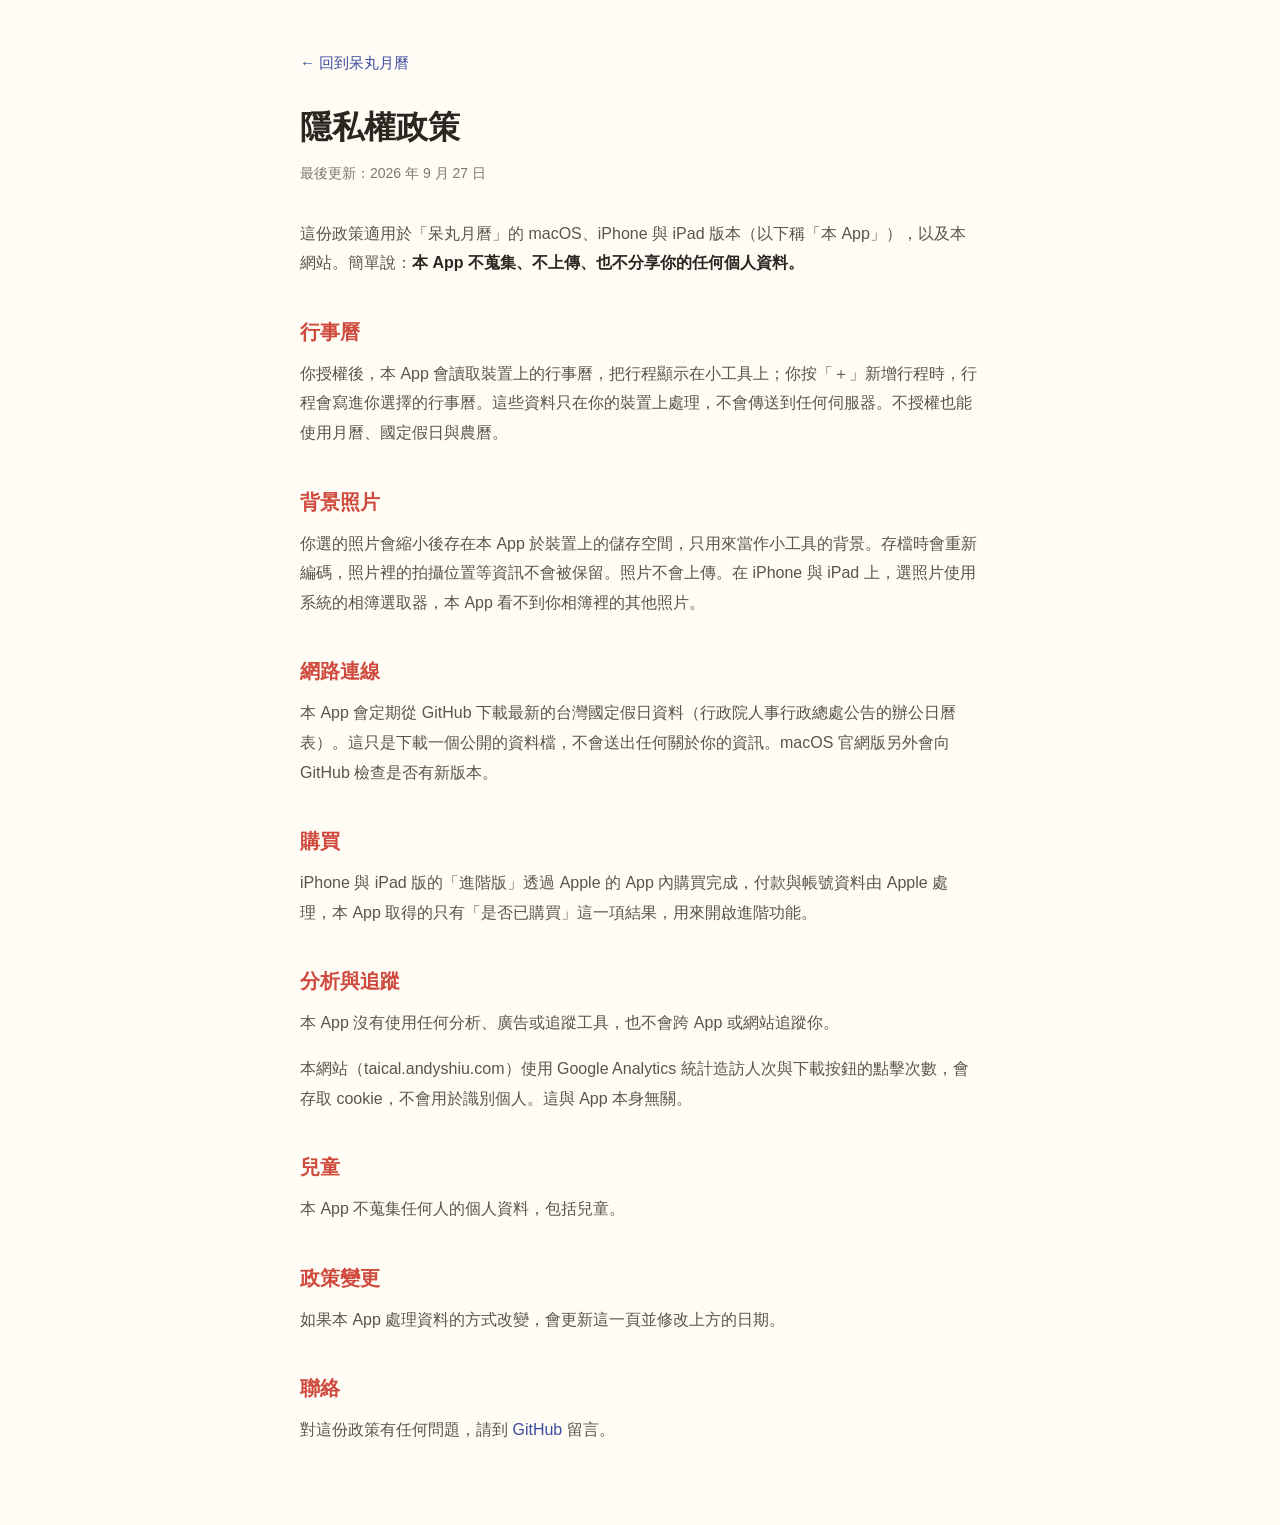
<file: privacy.html>
<!DOCTYPE html>
<html lang="zh-Hant-TW">
<head>
<meta charset="utf-8">
<meta name="viewport" content="width=device-width, initial-scale=1">
<title>隱私權政策 — 呆丸月曆</title>
<meta name="description" content="呆丸月曆（macOS、iPhone、iPad）的隱私權政策：App 不蒐集任何個人資料，行事曆與照片只在你的裝置上使用。">
<link rel="canonical" href="https://taical.andyshiu.com/privacy.html">
<meta name="theme-color" content="#C24A3B">
<link rel="icon" href="/favicon.ico" sizes="any">
<link rel="apple-touch-icon" href="assets/icon.png">
<link rel="stylesheet" href="styles.css?v=1790875700">
<script>
  /* 跟首頁同一個主題設定，從首頁點過來不會換色 */
  try {
    var t = localStorage.getItem('taical-theme'); if (t === 'dark' || t === 'light') document.documentElement.dataset.theme = t;
  } catch (e) {}
</script>
<style>
  /* 這一頁只有文字，不需要首頁的版面元件，樣式就地寫，只借用首頁的配色變數 */
  body { background: var(--bg); color: var(--ink); }
  .policy { max-width: 720px; margin: 0 auto; padding: 48px 20px 64px; line-height: 1.85; }
  .policy .back { color: var(--ind); text-decoration: none; font-size: 15px; }
  .policy h1 { font-size: 32px; margin: 20px 0 4px; }
  .policy .updated { color: var(--ink3); font-size: 14px; margin: 0 0 32px; }
  .policy h2 { font-size: 20px; margin: 36px 0 8px; color: var(--holText); }
  .policy p, .policy li { color: var(--ink2); font-size: 16px; }
  .policy p { margin: 0 0 1em; }
  .policy ul { padding-left: 1.3em; }
  .policy a { color: var(--ind); }
  .policy strong { color: var(--ink); }
</style>
</head>
<body>
<main class="policy">
  <a class="back" href="/">← 回到呆丸月曆</a>
  <h1>隱私權政策</h1>
  <p class="updated">最後更新：2026 年 9 月 27 日</p>

  <p>這份政策適用於「呆丸月曆」的 macOS、iPhone 與 iPad 版本（以下稱「本 App」），以及本網站。簡單說：<strong>本 App 不蒐集、不上傳、也不分享你的任何個人資料。</strong></p>

  <h2>行事曆</h2>
  <p>你授權後，本 App 會讀取裝置上的行事曆，把行程顯示在小工具上；你按「＋」新增行程時，行程會寫進你選擇的行事曆。這些資料只在你的裝置上處理，不會傳送到任何伺服器。不授權也能使用月曆、國定假日與農曆。</p>

  <h2>背景照片</h2>
  <p>你選的照片會縮小後存在本 App 於裝置上的儲存空間，只用來當作小工具的背景。存檔時會重新編碼，照片裡的拍攝位置等資訊不會被保留。照片不會上傳。在 iPhone 與 iPad 上，選照片使用系統的相簿選取器，本 App 看不到你相簿裡的其他照片。</p>

  <h2>網路連線</h2>
  <p>本 App 會定期從 GitHub 下載最新的台灣國定假日資料（行政院人事行政總處公告的辦公日曆表）。這只是下載一個公開的資料檔，不會送出任何關於你的資訊。macOS 官網版另外會向 GitHub 檢查是否有新版本。</p>

  <h2>購買</h2>
  <p>iPhone 與 iPad 版的「進階版」透過 Apple 的 App 內購買完成，付款與帳號資料由 Apple 處理，本 App 取得的只有「是否已購買」這一項結果，用來開啟進階功能。</p>

  <h2>分析與追蹤</h2>
  <p>本 App 沒有使用任何分析、廣告或追蹤工具，也不會跨 App 或網站追蹤你。</p>
  <p>本網站（taical.andyshiu.com）使用 Google Analytics 統計造訪人次與下載按鈕的點擊次數，會存取 cookie，不會用於識別個人。這與 App 本身無關。</p>

  <h2>兒童</h2>
  <p>本 App 不蒐集任何人的個人資料，包括兒童。</p>

  <h2>政策變更</h2>
  <p>如果本 App 處理資料的方式改變，會更新這一頁並修改上方的日期。</p>

  <h2>聯絡</h2>
  <p>對這份政策有任何問題，請到 <a href="https://github.com/AndyShiu/TaiCal-releases/issues">GitHub</a> 留言。</p>
</main>
</body>
</html>
</file>
<file: styles.css>
/* 呆丸月曆官網 v2（Mac＋iPhone＋iPad）
 *
 * 設計來源：Claude Design「TaiCal 官網 v2」，規格見 docs/claude-design-website-v2/handoff/README.md。
 * 顏色、字級、間距照定稿；斷點 760px 以下為手機版。
 */

/* ---------- 顏色 ---------- */
:root {
  --bg: #FFFCF6; --band: #F4EFE6; --card: #FFFFFF;
  --ink: #2A2620; --ink2: #5B5449; --ink3: #80776A;
  --line: #E7DFD1; --line2: #D6CCBA;
  --head: #D65B4E; --headInk: #FFFBF4;
  --hol: #CF4A3D; --holText: #CF4A3D; --holSoft: #F7DEDA;
  --ind: #3E4DA0; --indSoft: #E3E6F4; --ora: #B86A1A;
  --dark: #2A2620; --darkInk: #F4EFE6; --darkInk2: #BDB3A3;
  --shadow: rgba(70,45,20,.20);
  --hole: var(--bg);
  --sans: -apple-system, BlinkMacSystemFont, "PingFang TC", "Noto Sans TC", "Microsoft JhengHei", sans-serif;
  --round: ui-rounded, "SF Pro Rounded", -apple-system, sans-serif;
  --gutter: clamp(20px, 4.5vw, 64px);
  --section: clamp(72px, 9vw, 136px);
  color-scheme: light;
}
/* 深色：預設跟隨系統；手動切換過的以 data-theme 為準 */
@media (prefers-color-scheme: dark) {
  :root:not([data-theme="light"]) {
    --bg: #1C1915; --band: #25211C; --card: #2B2620;
    --ink: #F2ECE1; --ink2: #C7BEAF; --ink3: #9A9082;
    --line: rgba(242,236,225,.11); --line2: rgba(242,236,225,.22);
    --head: #B9493D; --headInk: #FFF6EE;
    --hol: #D2574A; --holText: #F08678; --holSoft: #46291F;
    --ind: #9AA5E6; --indSoft: #2B3055; --ora: #E3A15E;
    --dark: #12100D; --darkInk: #F2ECE1; --darkInk2: #B3A999;
    --shadow: rgba(0,0,0,.45);
    color-scheme: dark;
  }
}
:root[data-theme="dark"] {
  --bg: #1C1915; --band: #25211C; --card: #2B2620;
  --ink: #F2ECE1; --ink2: #C7BEAF; --ink3: #9A9082;
  --line: rgba(242,236,225,.11); --line2: rgba(242,236,225,.22);
  --head: #B9493D; --headInk: #FFF6EE;
  --hol: #D2574A; --holText: #F08678; --holSoft: #46291F;
  --ind: #9AA5E6; --indSoft: #2B3055; --ora: #E3A15E;
  --dark: #12100D; --darkInk: #F2ECE1; --darkInk2: #B3A999;
  --shadow: rgba(0,0,0,.45);
  color-scheme: dark;
}

/* ---------- 基本 ---------- */
*, *::before, *::after { box-sizing: border-box; }
html { scroll-behavior: smooth; -webkit-text-size-adjust: 100%; }
body {
  margin: 0; background: var(--bg); color: var(--ink);
  font-family: var(--sans); line-height: 1.6;
  -webkit-font-smoothing: antialiased;
}
a { color: var(--ind); text-decoration: none; }
a:hover { color: var(--hol); text-decoration: underline; }
img { max-width: none; }
h1, h2, h3, p { margin: 0; }
.wrap { max-width: 1120px; margin: 0 auto; }
.center { text-align: center; }

/* App Store 兩種狀態：上架前「即將推出」、上架後換成正式連結（見 site.js 的 SITE） */
[data-appstore="soon"] .if-live, [data-appstore="live"] .if-soon { display: none !important; }

/* 深淺色切換鈕上的字 */
.when-dark { display: none; }
:root[data-theme="dark"] .when-light { display: none; }
:root[data-theme="dark"] .when-dark { display: inline; }
@media (prefers-color-scheme: dark) {
  :root:not([data-theme="light"]) .when-light { display: none; }
  :root:not([data-theme="light"]) .when-dark { display: inline; }
}

/* 撕邊：純 CSS 的連續倒三角 */
.tear, .stage-tear {
  height: 9px;
  background: conic-gradient(from -45deg at 50% 100%, var(--head) 90deg, transparent 0) 0 0 / 18px 9px repeat-x;
}
.tear-up {
  height: 9px;
  background: conic-gradient(from 135deg at 50% 0%, var(--head) 90deg, transparent 0) 0 0 / 18px 9px repeat-x;
}
.hole { width: 14px; height: 14px; border-radius: 50%; background: var(--hole); flex: none; }

/* ---------- 頁眉 ---------- */
.head { background: var(--head); color: var(--headInk); padding: 0 var(--gutter); }
.nav { display: flex; align-items: center; justify-content: space-between; gap: 16px; padding: 18px 0; }
.brand { display: flex; align-items: center; gap: 10px; color: var(--headInk); }
.brand:hover { color: var(--headInk); text-decoration: none; }
.brand img { width: 32px; height: 32px; border-radius: 8px; box-shadow: 0 2px 6px rgba(60,10,0,.2); }
.brand span { font-weight: 800; font-size: 17px; letter-spacing: .04em; }
.nav-right { display: flex; align-items: center; gap: 22px; font-size: 14.5px; font-weight: 600; }
.nav-link { color: var(--headInk); }
.nav-link:hover { color: var(--headInk); }
.theme-toggle {
  font: inherit; font-size: 13px; font-weight: 700; color: var(--headInk);
  background: transparent; border: 1.5px solid rgba(255,251,244,.5);
  border-radius: 999px; padding: 5px 12px; cursor: pointer;
}
.nav-download { background: var(--headInk); color: var(--hol); padding: 8px 16px; border-radius: 10px; font-weight: 800; }
.nav-download:hover { color: var(--hol); text-decoration: none; }

.hero { text-align: center; padding: clamp(28px, 4vw, 56px) 0 clamp(28px, 3.5vw, 48px); }
.eyebrow {
  display: flex; align-items: center; justify-content: center; gap: clamp(20px, 3vw, 40px);
  font-size: clamp(14px, 1.3vw, 18px); font-weight: 800; letter-spacing: .18em;
}
.hero h1 {
  margin-top: clamp(16px, 2vw, 28px);
  font-size: clamp(44px, 6.4vw, 94px); line-height: 1.12; font-weight: 900; letter-spacing: .02em;
}
.hero-sub {
  margin: clamp(16px, 2vw, 24px) auto 0; max-width: 640px;
  font-size: clamp(16px, 1.35vw, 20px); line-height: 1.75; text-wrap: pretty;
}

/* ---------- 下載按鈕 ---------- */
.cta {
  margin: clamp(24px, 2.6vw, 36px) auto 0;
  display: flex; flex-wrap: wrap; justify-content: center; align-items: stretch; gap: 12px;
  flex-direction: row;
}
/* 手機、平板打開時 App Store 在前（HTML 順序不變） */
.app-first .cta { flex-direction: row-reverse; }
.btn-mac, .btn-soon {
  display: flex; align-items: center; gap: 14px; min-width: 220px; height: 62px;
  padding: 0 26px 0 20px; border-radius: 14px; text-align: left;
}
.btn-mac { background: var(--headInk); color: var(--hol); box-shadow: 0 10px 22px rgba(90,20,10,.2); }
.btn-mac:hover { color: var(--hol); text-decoration: none; transform: translateY(-1px); }
.btn-mac small { color: var(--ink2); }
:root[data-theme="dark"] .btn-mac small { color: #5B5449; }
@media (prefers-color-scheme: dark) { :root:not([data-theme="light"]) .btn-mac small { color: #5B5449; } }
.btn-soon {
  border: 1.5px dashed rgba(255,251,244,.6); background: rgba(255,251,244,.1);
  color: var(--headInk); cursor: not-allowed; opacity: .85;
}
.btn-appstore { display: flex; align-items: center; height: 62px; }
.btn-appstore img { height: 62px; width: auto; }
.btn-text { display: flex; flex-direction: column; }
.btn-text small { font-size: 12.5px; font-weight: 700; line-height: 1.3; }
.btn-text b { font-size: 20px; font-weight: 900; line-height: 1.25; }
.btn-text .ver { margin-left: 8px; font-size: 14px; font-weight: 700; opacity: .7; letter-spacing: .3px; }
.ic-mac { flex: none; width: 30px; display: flex; flex-direction: column; align-items: center; gap: 2px; }
.ic-mac span:first-child { width: 24px; height: 17px; border: 2.5px solid currentColor; border-radius: 4px; }
.ic-mac span:last-child { width: 30px; height: 3px; border-radius: 2px; background: currentColor; }
.ic-phone { flex: none; width: 30px; display: flex; justify-content: center; }
.ic-phone > span { width: 17px; height: 27px; border: 2.5px solid currentColor; border-radius: 5px; display: flex; justify-content: center; padding-top: 2px; }
.ic-phone > span > span { width: 6px; height: 2px; border-radius: 1px; background: currentColor; }
.cta-note { margin-top: 14px; font-size: 14px; font-weight: 600; }

/* ---------- 主視覺舞台 ---------- */
.stage-band {
  position: relative; padding: 0 var(--gutter);
  background: linear-gradient(var(--head) 0 52%, transparent 0);
}
.stage-tear { position: absolute; left: 0; right: 0; top: 52%; }
.stage { position: relative; margin: 0 auto; zoom: var(--k, 1); }
.stage-wide { width: 1120px; height: 590px; }
.stage-narrow { width: 360px; height: 400px; display: none; }
.dev { position: absolute; transform-origin: 0 0; }
.dev.mac { width: 760px; z-index: 1; }
.dev.ipad { width: 300px; z-index: 2; }
.dev.iphone { width: 212px; z-index: 3; }
.crop { position: relative; overflow: hidden; box-shadow: 0 14px 30px rgba(60,40,20,.25); flex: none; }
.crop img { position: absolute; max-width: none; }

.mac-frame { background: #1B1A18; border-radius: 20px; padding: 12px; box-shadow: 0 30px 60px rgba(40,20,10,.28); }
.mac-screen { position: relative; height: 456px; border-radius: 8px; overflow: hidden; background: linear-gradient(165deg, #D8C7AE, #BCC6C6); }
.mac-menubar {
  height: 24px; background: rgba(255,255,255,.4); display: flex; align-items: center; justify-content: space-between;
  padding: 0 14px; font-size: 11.5px; font-weight: 600; color: #2A2620;
}
.mac-menubar > span:first-child { display: flex; gap: 16px; }
.mac-widgets { position: absolute; left: 26px; top: 48px; display: flex; gap: 18px; align-items: flex-start; }
.mac-base { height: 14px; margin: 0 -44px; background: linear-gradient(#D9D4CC, #B9B3AA); border-radius: 2px 2px 16px 16px; }

.ipad-frame { background: #1B1A18; border-radius: 30px; padding: 11px; box-shadow: 0 30px 60px rgba(40,20,10,.3); }
.ipad-screen { position: relative; height: 388px; border-radius: 20px; overflow: hidden; background: #B7C8CF; }
.ipad-status { display: flex; justify-content: space-between; padding: 7px 14px 0; font-size: 9px; font-weight: 700; color: #2A3338; }
.ipad-widgets { position: absolute; left: 10px; top: 28px; display: grid; gap: 12px; }
.ipad-widgets .crop { box-shadow: 0 6px 14px rgba(20,40,50,.18); }
.ipad-dock {
  position: absolute; left: 50%; bottom: 12px; transform: translateX(-50%);
  background: rgba(255,255,255,.35); border-radius: 18px; padding: 7px; display: flex; gap: 8px;
}
.ipad-dock img, .ipad-dock span { width: 36px; height: 36px; border-radius: 9px; }
.ipad-dock span { background: rgba(255,255,255,.55); }

.iphone-frame { background: #1B1A18; border-radius: 38px; padding: 8px; box-shadow: 0 30px 60px rgba(40,20,10,.32); }
.iphone-screen { border-radius: 31px; overflow: hidden; aspect-ratio: 1320 / 2868; }
.iphone-screen img, .phone-screen img { display: block; width: 100%; height: 100%; object-fit: cover; max-width: 100%; }

.specs {
  padding: clamp(20px, 2.4vw, 32px) var(--gutter) 0;
  display: flex; flex-wrap: wrap; justify-content: center; gap: 8px 32px;
  font-size: 13.5px; color: var(--ink3); text-align: center;
}
.specs b { color: var(--ink2); }

/* ---------- 功能區塊 ---------- */
.section { padding: var(--section) var(--gutter) 0; }
.feature { display: flex; flex-wrap: wrap; align-items: center; gap: clamp(36px, 5vw, 80px); }
.feature.reverse { flex-direction: row-reverse; }
.feature-text { flex: 1 1 360px; min-width: 0; }
.feature-art { flex: 1 1 440px; min-width: 0; display: flex; justify-content: center; }
.tags { display: flex; gap: 6px; flex-wrap: wrap; }
.tags span { font-size: 12.5px; font-weight: 700; color: var(--ink2); border: 1px solid var(--line2); border-radius: 999px; padding: 2px 10px; }
.tag-ind { display: inline-block; font-size: 12.5px; font-weight: 800; color: var(--ind); background: var(--indSoft); border-radius: 999px; padding: 3px 12px; }
.section h2 { margin-top: 18px; font-size: clamp(30px, 3.2vw, 46px); line-height: 1.25; font-weight: 900; text-wrap: balance; }
.section h2.center { margin-top: 0; }
.lead { margin-top: 18px; font-size: clamp(16px, 1.2vw, 18px); line-height: 1.85; color: var(--ink2); max-width: 480px; text-wrap: pretty; }
.note { margin-top: 22px; font-size: 14px; line-height: 1.8; color: var(--ink3); max-width: 460px; }

.dots { margin: 22px 0 0; padding: 0; list-style: none; display: grid; gap: 10px; font-size: 15px; color: var(--ink2); max-width: 460px; }
.dots li { display: flex; gap: 10px; }
.dots li::before { content: ""; flex: none; width: 6px; height: 6px; border-radius: 50%; background: var(--hol); margin-top: 10px; }

.photo-art { box-sizing: border-box; background: var(--band); border-radius: 28px; padding: clamp(28px, 4vw, 56px) clamp(16px, 3vw, 44px); }
.scale-vis { zoom: var(--kv, 1); }
.photo-comp { position: relative; width: 560px; height: 360px; }
.photo-med { position: absolute; left: 0; top: 34px; width: 540px; height: 254px; border-radius: 30px; transform: rotate(-3deg); box-shadow: 0 26px 50px var(--shadow); }
.photo-small { position: absolute; right: 0; top: 170px; width: 190px; height: 190px; border-radius: 28px; transform: rotate(4deg); box-shadow: 0 22px 44px var(--shadow); border: 4px solid var(--band); }

.legend { margin-top: 26px; display: grid; grid-template-columns: 44px 1fr; gap: 12px 14px; align-items: center; font-size: 15px; color: var(--ink2); max-width: 460px; }
.legend > span:nth-child(odd) { text-align: center; }
.lg-num { font-family: var(--round); font-weight: 800; font-size: 20px; color: var(--holText); }
.lg-term { font-weight: 800; font-size: 14px; color: var(--ora); }
.lg-lunar { font-weight: 600; font-size: 14px; color: var(--ink3); }
.lg-today {
  justify-self: center; font-family: var(--round); width: 32px; height: 32px; border-radius: 50%;
  background: var(--ind); color: #FFFFFF; font-weight: 800; font-size: 15px;
  display: flex; align-items: center; justify-content: center;
}
.pills { margin-top: 24px; display: flex; gap: 8px; flex-wrap: wrap; }
.pills span { font-size: 13px; font-weight: 700; color: var(--holText); background: var(--holSoft); padding: 5px 12px; border-radius: 999px; }

.phone { width: clamp(230px, 23vw, 320px); background: #1B1A18; border-radius: 48px; padding: 10px; box-shadow: 0 30px 60px var(--shadow); }
.phone-screen { border-radius: 39px; overflow: hidden; aspect-ratio: 1320 / 2868; }

/* ---------- 請假攻略 ---------- */
.leave-intro { max-width: 640px; }
.leave-card { margin-top: clamp(28px, 3.5vw, 48px); background: var(--card); border-radius: 24px; overflow: hidden; box-shadow: 0 20px 50px var(--shadow); }
.leave-head {
  background: var(--head); color: var(--headInk); height: clamp(44px, 4.4vw, 60px);
  display: flex; align-items: center; justify-content: space-between; gap: 12px;
  padding: 0 clamp(20px, 8vw, 120px); font-size: clamp(13px, 1.2vw, 17px); font-weight: 800; letter-spacing: .12em;
}
.leave-head .hole { width: 12px; height: 12px; background: var(--card); }
.leave-body { padding: clamp(18px, 3vw, 40px) clamp(14px, 3.4vw, 48px) clamp(22px, 3.4vw, 44px); }
.leave-title { font-size: clamp(26px, 3.4vw, 48px); font-weight: 900; line-height: 1.2; }
.leave-sub { margin-top: 8px; font-size: clamp(14px, 1.25vw, 18px); color: var(--ink2); display: flex; flex-wrap: wrap; gap: 4px 20px; }

.strip { display: flex; }
.strip .cell {
  flex: 1 1 0; min-width: 0; display: flex; flex-direction: column; align-items: center; justify-content: center;
  font-family: var(--round); font-weight: 800; line-height: 1;
}
.strip .wd { font-family: var(--sans); font-weight: 700; opacity: .85; }
.strip .p { border: 1.5px solid var(--line2); color: var(--ink3); }
.strip .h { background: var(--hol); color: #FFFFFF; }
.strip .w { background: var(--holSoft); color: var(--holText); }
.strip .l { background: var(--indSoft); border: 2px solid var(--ind); color: var(--ind); }
.strip-big { gap: clamp(3px, .6vw, 8px); margin-top: clamp(18px, 2.4vw, 32px); }
.strip-big .cell { height: 78px; font-size: 30px; border-radius: 14px; gap: 4px; }
.strip-big .wd { font-size: 13px; }
.strip-sm { gap: 4px; margin-top: 14px; }
.strip-sm .cell { height: 52px; font-size: 19px; border-radius: 10px; gap: 3px; }
.strip-sm .wd { font-size: 10px; }
.strip-legend { margin-top: 18px; display: flex; flex-wrap: wrap; gap: 8px 22px; font-size: 13.5px; color: var(--ink2); }
.strip-legend span { display: flex; align-items: center; gap: 8px; }
.sw { width: 16px; height: 16px; border-radius: 5px; }
.sw.h { background: var(--hol); }
.sw.w { background: var(--holSoft); }
.sw.l { background: var(--indSoft); border: 2px solid var(--ind); }

.breaks { margin-top: 20px; display: grid; grid-template-columns: repeat(auto-fit, minmax(min(100%, 300px), 1fr)); gap: 16px; }
.break-card { background: var(--card); border: 1px solid var(--line); border-radius: 20px; padding: 20px 20px 22px; }
.break-head { display: flex; justify-content: space-between; align-items: flex-start; gap: 12px; }
.break-name { min-width: 0; font-size: 16px; font-weight: 800; line-height: 1.4; }
.break-range { font-size: 13px; font-weight: 400; color: var(--ink3); margin-top: 2px; }
.break-days { flex: none; font-family: var(--round); color: var(--holText); font-weight: 900; font-size: 30px; line-height: 1; }
.break-days span { font-size: 13px; margin-left: 2px; }

/* ---------- 直接操作：示意小工具（米紙配色，固定不隨深淺色變） ---------- */
.demo-widget {
  width: 560px; background: #F8F1DF; border-radius: 30px; box-shadow: 0 26px 54px var(--shadow);
  padding: 18px 20px 14px; display: flex; gap: 16px;
}
.demo-cal { flex: 1; min-width: 0; }
.demo-top { display: flex; align-items: center; gap: 10px; padding: 0 4px 6px; }
.demo-arrow { color: #B3A184; font-size: 20px; line-height: 1; }
.demo-month { flex: 1; text-align: center; color: #B0492F; font-weight: 800; font-size: 17px; }
.demo-today { position: relative; color: #3E4DA0; font-size: 14px; font-weight: 800; }
.demo-wd, .demo-grid { display: grid; grid-template-columns: repeat(7, minmax(0, 1fr)); }
.demo-wd { padding-bottom: 4px; font-size: 11px; font-weight: 700; color: #B3A184; text-align: center; }
.demo-side { width: 150px; flex: none; border-left: 1px solid rgba(107,88,68,.14); padding: 4px 0 0 14px; }
.demo-side-top { display: flex; justify-content: space-between; align-items: center; font-size: 13px; font-weight: 800; color: #8F7D63; }
.demo-plus {
  position: relative; width: 24px; height: 24px; border-radius: 8px; border: 1px solid rgba(107,88,68,.3);
  display: flex; align-items: center; justify-content: center; font-size: 17px; color: #6B5844; line-height: 1;
}
.demo-events { margin-top: 14px; display: grid; gap: 10px; font-size: 13px; line-height: 1.4; }
.demo-hol { color: #C03A2B; font-weight: 800; }
.demo-ev { display: flex; gap: 8px; color: #5E4C38; font-weight: 600; }
.demo-ev i { width: 3px; border-radius: 2px; background: #3E4DA0; flex: none; }
.badge {
  position: absolute; width: 22px; height: 22px; border-radius: 50%; background: #2A2620; color: #FFFCF6;
  font-size: 12px; font-weight: 800; font-style: normal; display: flex; align-items: center; justify-content: center;
  box-shadow: 0 0 0 3px #F8F1DF; line-height: 1;
}
.steps-dark { margin: 24px 0 0; padding: 0; list-style: none; counter-reset: s; display: grid; gap: 14px; max-width: 460px; }
.steps-dark li { counter-increment: s; display: flex; gap: 14px; align-items: center; font-size: 16px; }
.steps-dark li::before {
  content: counter(s); flex: none; width: 28px; height: 28px; border-radius: 50%;
  background: var(--ink); color: var(--bg); font-weight: 800; font-size: 14px;
  display: flex; align-items: center; justify-content: center;
}

/* ---------- 外觀：配色色票 ---------- */
.presets { margin-top: 26px; display: flex; gap: 14px; flex-wrap: wrap; }
.preset { margin: 0; display: grid; gap: 6px; justify-items: center; }
.preset figcaption { font-size: 12.5px; font-weight: 700; color: var(--ink3); }
.preset-box { width: 112px; border-radius: 12px; padding: 7px 6px 5px; box-shadow: 0 8px 18px rgba(40,30,20,.12); }
.preset-grid { display: grid; grid-template-columns: repeat(7, minmax(0, 1fr)); }
.only-narrow { display: none; }

/* ---------- 隱私 ---------- */
.privacy { margin-top: var(--section); background: var(--dark); color: var(--darkInk); padding: clamp(56px, 7vw, 104px) var(--gutter); }
.privacy h2 { font-size: clamp(30px, 3.2vw, 46px); line-height: 1.25; font-weight: 900; }
.privacy-sub { margin-top: 14px; font-size: clamp(16px, 1.2vw, 18px); color: var(--darkInk2); }
.privacy-cols { margin-top: clamp(28px, 3.5vw, 48px); display: grid; grid-template-columns: repeat(auto-fit, minmax(min(100%, 260px), 1fr)); gap: clamp(20px, 3vw, 40px); }
.privacy-cols > div { border-top: 1px solid rgba(244,239,230,.18); padding-top: 20px; }
.privacy-cols h3 { font-size: 17px; font-weight: 800; }
.privacy-cols p { margin-top: 8px; font-size: 15px; line-height: 1.8; color: var(--darkInk2); }
.privacy-link { margin-top: clamp(24px, 3vw, 40px); font-size: 15px; font-weight: 700; }
.privacy-link a { color: var(--darkInk); border-bottom: 1px solid rgba(244,239,230,.4); }
.privacy-link a:hover { color: var(--darkInk); text-decoration: none; border-bottom-color: var(--darkInk); }

/* ---------- 比較表 ---------- */
.narrow-wrap { max-width: 960px; }
.compare {
  margin-top: clamp(28px, 3.5vw, 48px); background: var(--card); border: 1px solid var(--line); border-radius: 22px; overflow: hidden;
  display: grid; grid-template-columns: minmax(64px, .55fr) 1fr 1fr; font-size: clamp(13px, 1.1vw, 16px); line-height: 1.65;
}
.compare > div { padding: 16px clamp(12px, 2vw, 28px); border-top: 1px solid var(--line); }
.compare > .c-head { padding-top: 18px; padding-bottom: 18px; background: var(--band); border-top: 0; font-weight: 900; font-size: clamp(15px, 1.3vw, 19px); }
.compare > .c-label { color: var(--ink3); font-weight: 700; }

/* ---------- 安裝 ---------- */
.install { margin-top: clamp(28px, 3.5vw, 48px); display: grid; grid-template-columns: repeat(auto-fit, minmax(min(100%, 420px), 1fr)); gap: 20px; }
.install-card { background: var(--band); border-radius: 22px; padding: clamp(24px, 3vw, 40px); }
.install-top { display: flex; justify-content: space-between; align-items: baseline; gap: 12px; flex-wrap: wrap; font-size: 14px; font-weight: 700; }
.install-name { font-size: 20px; font-weight: 900; }
.soon-pill { font-size: 13px; color: var(--ink3); border: 1px dashed var(--line2); border-radius: 999px; padding: 2px 10px; }
.steps-num { margin: 18px 0 0; padding: 0; list-style: none; counter-reset: s; display: grid; gap: 14px; }
.steps-num li { counter-increment: s; display: grid; grid-template-columns: 28px 1fr; gap: 12px; align-items: baseline; font-size: 15.5px; line-height: 1.75; }
.steps-num li::before { content: counter(s); font-family: var(--round); font-weight: 900; font-size: 18px; color: var(--holText); }
.install-card .note { margin-top: 18px; font-size: 13.5px; }

/* ---------- 頁尾下載區與 footer ---------- */
.final { margin-top: var(--section); }
.final-body { background: var(--head); color: var(--headInk); padding: clamp(48px, 6vw, 88px) var(--gutter); text-align: center; }
.final-body h2 { font-size: clamp(30px, 3.6vw, 52px); line-height: 1.25; font-weight: 900; text-wrap: balance; }
.foot {
  padding: 28px var(--gutter) 36px; box-sizing: content-box;
  display: flex; flex-wrap: wrap; justify-content: space-between; gap: 12px 40px;
  font-size: 12.5px; line-height: 1.75; color: var(--ink3);
}
.foot-note { max-width: 640px; }

/* ---------- 手機版（< 760px） ---------- */
@media (max-width: 759px) {
  .nav-link { display: none; }
  .stage-band { background: linear-gradient(var(--head) 0 40%, transparent 0); }
  .stage-tear { top: 40%; }
  .stage-wide { display: none; }
  .stage-narrow { display: block; }
  .cta { flex-direction: column-reverse; max-width: 340px; }
  .app-first .cta { flex-direction: column-reverse; }
  .cta > * { width: 100%; }
  .btn-appstore { justify-content: center; }
  .feature, .feature.reverse { flex-direction: column; align-items: stretch; }
  /* 直排時 flex-basis 會變成高度，桌機的 360／440px 會在圖下面留一大片空白 */
  .feature-text, .feature-art { flex: none; }
  .feature-art { justify-content: center; }
  .strip-big { gap: 3px; }
  .strip-big .cell { height: 46px; font-size: 15px; border-radius: 8px; gap: 2px; }
  .strip-big .wd { font-size: 9px; }
  .strip-sm .cell { height: 44px; font-size: 16px; border-radius: 8px; gap: 2px; }
  .strip-sm .wd { font-size: 9px; }
  .preset-box { width: 96px; }
  .only-wide { display: none; }
  .only-narrow { display: grid; }
}

/* ---------- 捲動動畫 ----------
 * 只有 site.js 加上 .anim 時才生效：沒有 JS、或系統開了「減少動態效果」，內容一律直接顯示。
 * 每個元素用 --d 控制延遲，同一區塊裡依序出現。 */
.anim [data-reveal] {
  opacity: 0;
  transform: translateY(26px);
  transition: opacity .7s cubic-bezier(.2,.7,.2,1), transform .8s cubic-bezier(.2,.7,.2,1);
  transition-delay: var(--d, 0ms);
}
.anim [data-reveal].is-in { opacity: 1; transform: none; }

/* 照片小工具：從平放轉到傾斜，像被放到桌上 */
.anim .photo-med, .anim .photo-small {
  transition: transform 1.1s cubic-bezier(.2,.8,.2,1) .15s, opacity .7s ease .15s;
  opacity: 0;
}
.anim .photo-med { transform: translateY(40px) rotate(4deg); }
.anim .photo-small { transform: translateY(60px) rotate(-8deg); transition-delay: .35s; }
.anim .photo-art.is-in .photo-med { opacity: 1; transform: rotate(-3deg); }
.anim .photo-art.is-in .photo-small { opacity: 1; transform: rotate(4deg); }

/* 日期條：一格一格翻出來，請假日最後亮框 */
.anim .strip .cell {
  opacity: 0;
  transform: translateY(14px) scale(.9);
  transition: opacity .45s ease, transform .55s cubic-bezier(.3,1.4,.5,1);
  transition-delay: var(--d, 0ms);
}
.anim .strip.is-in .cell { opacity: 1; transform: none; }
.anim .strip.is-in .cell.l { animation: leave-glow 1.4s ease calc(var(--d, 0ms) + 350ms) 1; }
@keyframes leave-glow {
  0% { box-shadow: 0 0 0 0 rgba(62,77,160,0); }
  40% { box-shadow: 0 0 0 6px rgba(62,77,160,.28); }
  100% { box-shadow: 0 0 0 0 rgba(62,77,160,0); }
}

/* 小工具示意的 1～4 編號：依序彈出 */
.anim .demo-widget .badge {
  transform: scale(0);
  transition: transform .45s cubic-bezier(.3,1.6,.5,1);
  transition-delay: var(--d, 0ms);
}
.anim .demo-widget.is-in .badge { transform: scale(1); }

/* 主視覺：進場時三台裝置依序浮起；捲動時各自以不同速度移動（translate 由 site.js 設定） */
.anim .stage .dev { opacity: 0; transition: opacity .8s ease, margin-top 1s cubic-bezier(.2,.8,.2,1); transition-delay: var(--d, 0ms); margin-top: 60px; }
.anim .stage.is-in .dev { margin-top: 0; }
.anim .stage.is-in .dev { opacity: 1; }
.stage .dev { translate: 0 var(--py, 0px); }

@media (prefers-reduced-motion: reduce) {
  .anim [data-reveal], .anim .strip .cell, .anim .photo-med, .anim .photo-small,
  .anim .demo-widget .badge { opacity: 1 !important; transform: none; transition: none !important; animation: none !important; }
  .anim .stage .dev { opacity: 1 !important; margin-top: 0 !important; transition: none !important; }
  .anim .photo-med { transform: rotate(-3deg); }
  .anim .photo-small { transform: rotate(4deg); }
  .anim .demo-widget .badge { transform: scale(1); }
}
</file>
